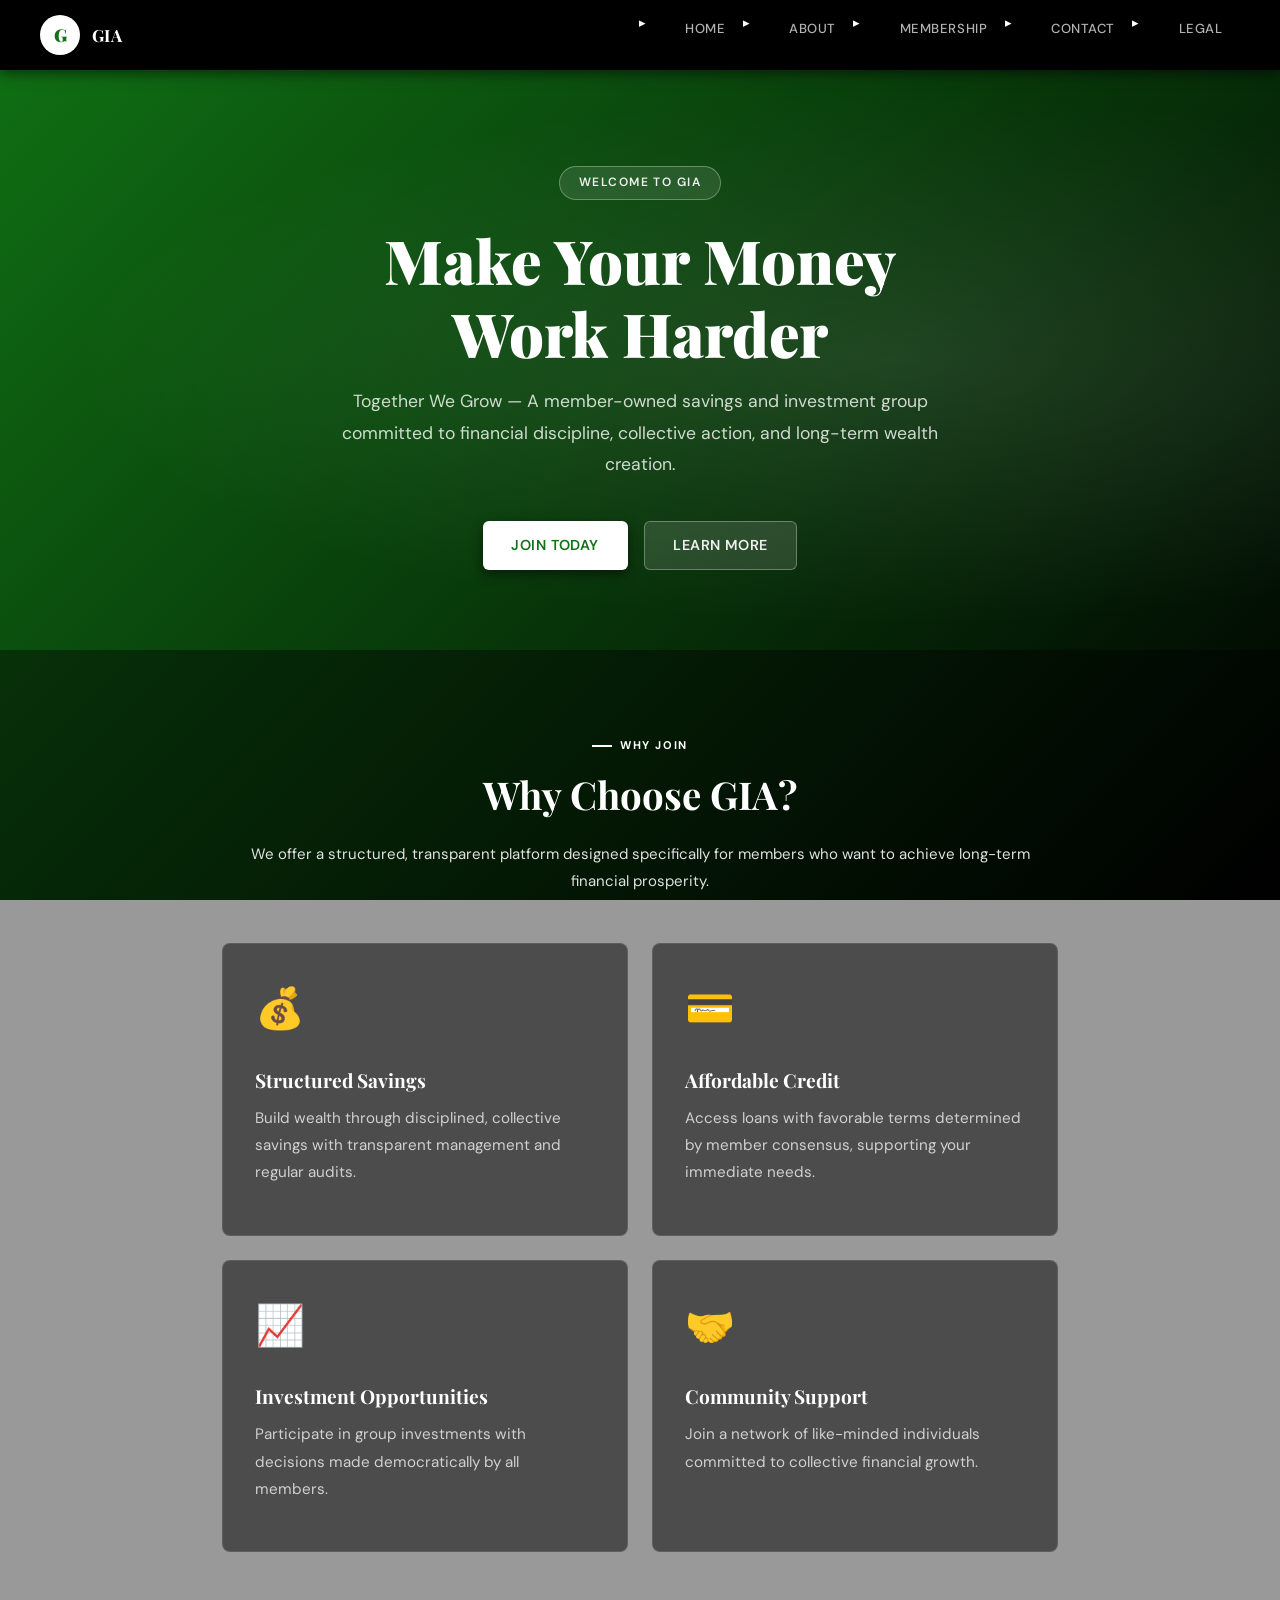
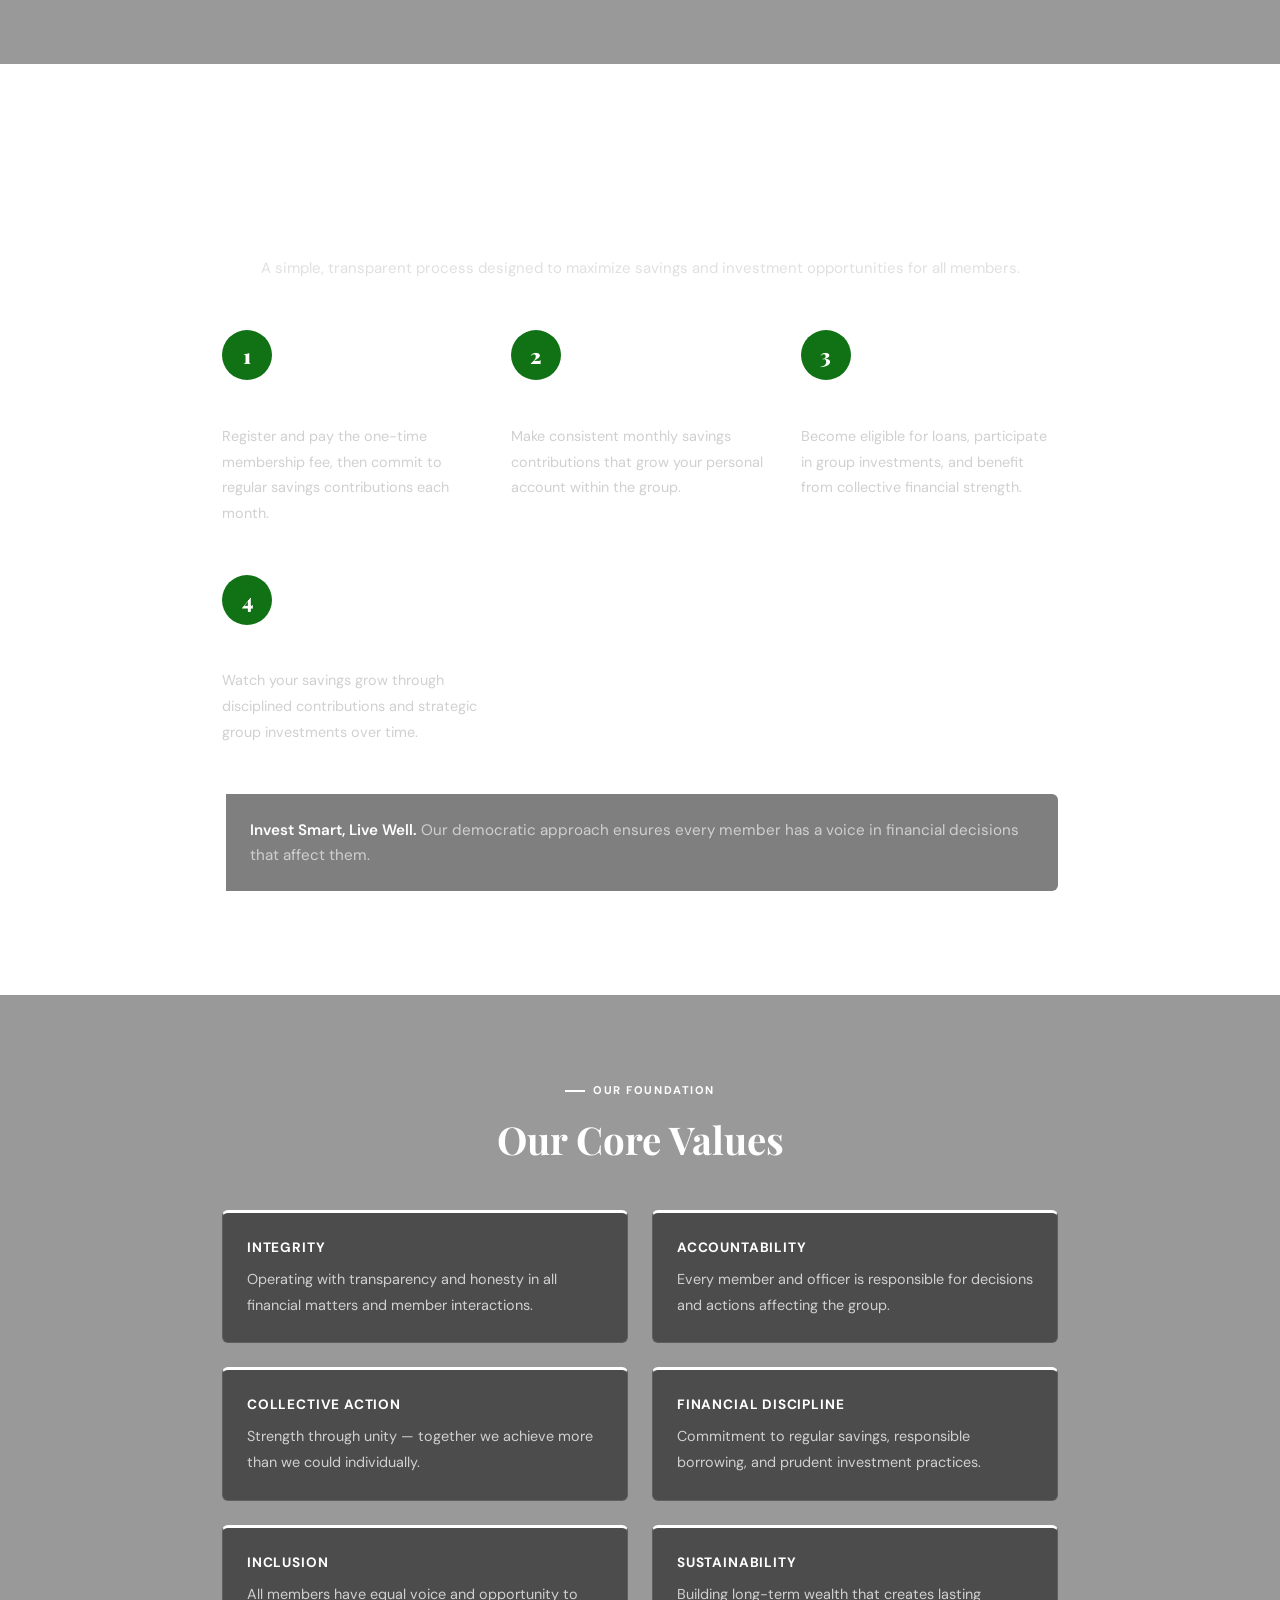
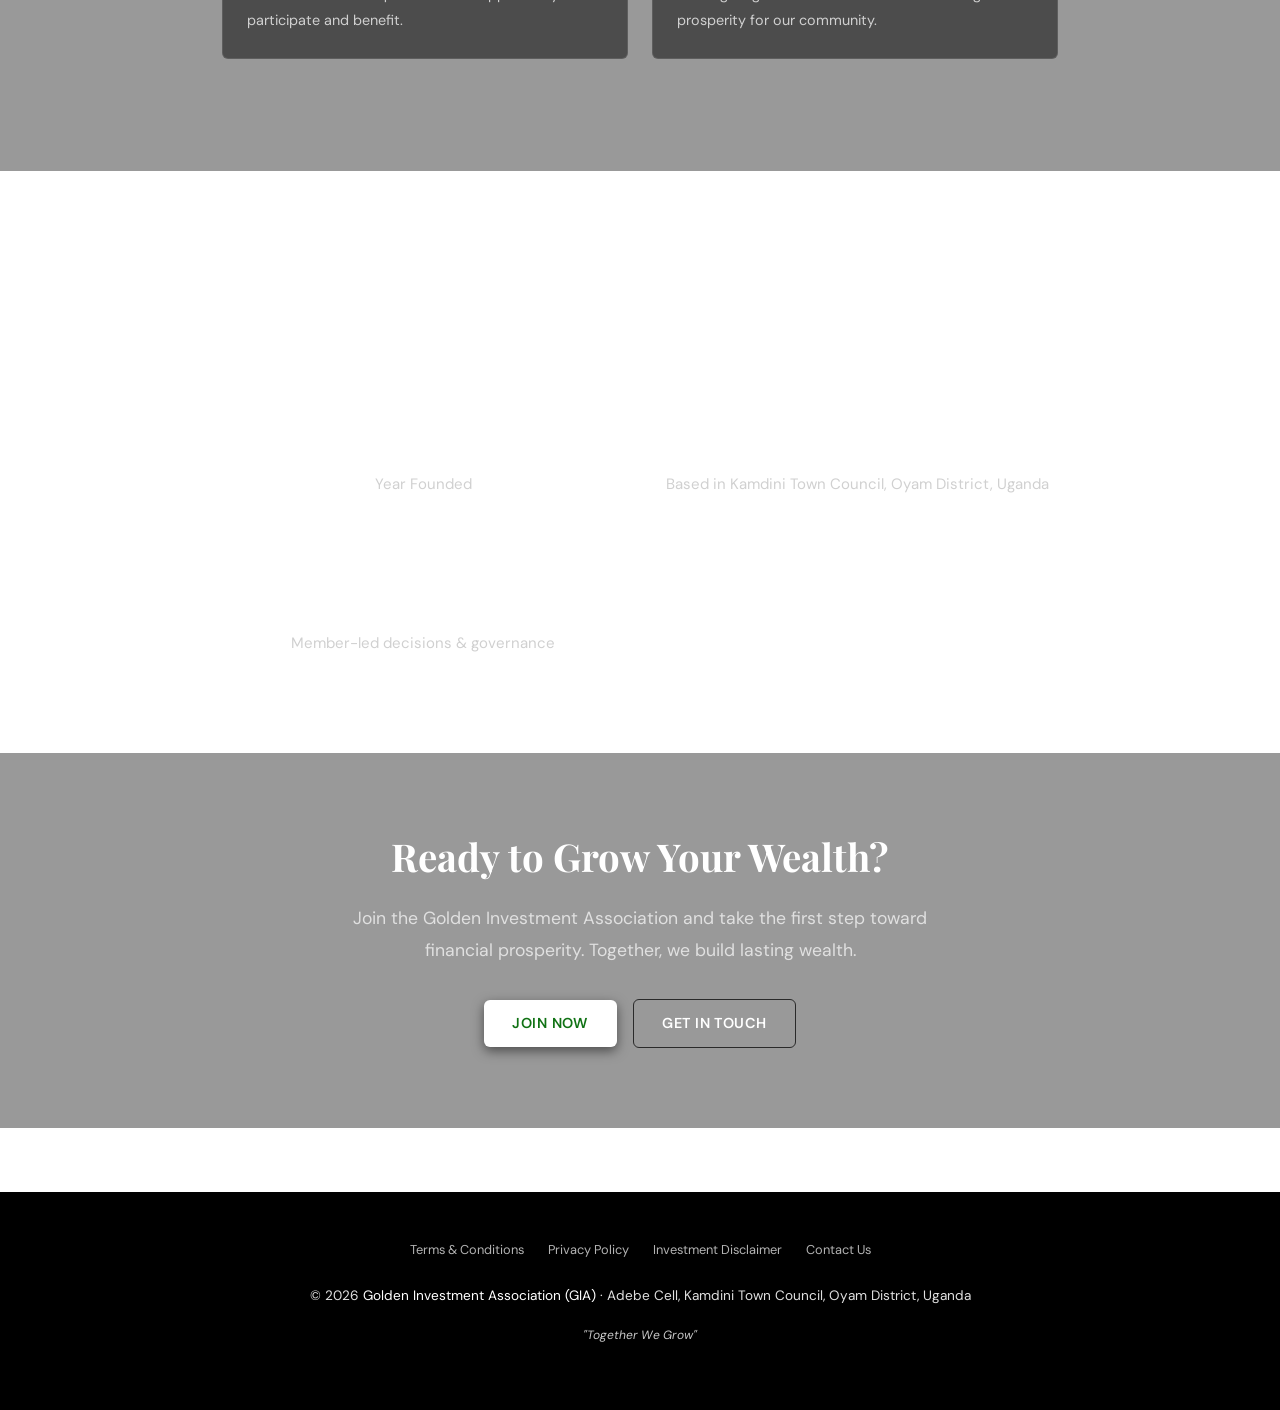
<file: index.html>
<!DOCTYPE html>
<html lang="en">
<head>
  <meta charset="UTF-8">
  <meta name="viewport" content="width=device-width, initial-scale=1.0">
  <meta name="description" content="Golden Investment Association - Empowering members through joint investment initiatives and financial literacy.">
  <title>GIA - Golden Investment Association</title>
  <link href="https://fonts.googleapis.com/css2?family=Playfair+Display:wght@400;700;900&family=DM+Sans:wght@300;400;500;600&display=swap" rel="stylesheet">
  <link rel="stylesheet" href="assets/css/style.css">
</head>
<body>

<!-- NAVIGATION -->
<nav>
  <div class="nav-container">
    <a class="nav-brand" href="index.html">
      <div class="nav-logo">G</div>
      <span>GIA</span>
    </a>
    <ul class="nav-links" id="navLinks">
      <li><a href="index.html" class="active">Home</a></li>
      <li><a href="pages/about.html">About</a></li>
      <li><a href="pages/membership.html">Membership</a></li>
      <li><a href="pages/contact.html">Contact</a></li>
      <li><a href="pages/legal.html">Legal</a></li>
    </ul>
    <button class="mobile-toggle" id="mobileToggle" aria-label="Toggle menu">☰</button>
  </div>
</nav>

<!-- HERO -->
<section class="hero">
  <div class="hero-content">
    <div class="hero-badge">Welcome to GIA</div>
    <h1>Make Your Money <em>Work Harder</em></h1>
    <p>Together We Grow — A member-owned savings and investment group committed to financial discipline, collective action, and long-term wealth creation.</p>
    <div class="hero-cta">
      <a href="pages/membership.html" class="btn btn-primary">Join Today</a>
      <a href="pages/about.html" class="btn btn-secondary">Learn More</a>
    </div>
  </div>
</section>

<!-- KEY BENEFITS -->
<section class="section-light">
  <div class="container">
    <div class="section-head text-center">
      <div class="section-tag">Why Join</div>
      <h2>Why Choose GIA?</h2>
      <p>We offer a structured, transparent platform designed specifically for members who want to achieve long-term financial prosperity.</p>
    </div>

    <div class="card-grid">
      <div class="card">
        <div class="card-icon">💰</div>
        <h3>Structured Savings</h3>
        <p>Build wealth through disciplined, collective savings with transparent management and regular audits.</p>
      </div>
      <div class="card">
        <div class="card-icon">💳</div>
        <h3>Affordable Credit</h3>
        <p>Access loans with favorable terms determined by member consensus, supporting your immediate needs.</p>
      </div>
      <div class="card">
        <div class="card-icon">📈</div>
        <h3>Investment Opportunities</h3>
        <p>Participate in group investments with decisions made democratically by all members.</p>
      </div>
      <div class="card">
        <div class="card-icon">🤝</div>
        <h3>Community Support</h3>
        <p>Join a network of like-minded individuals committed to collective financial growth.</p>
      </div>
    </div>
  </div>
</section>

<!-- HOW IT WORKS -->
<section>
  <div class="container">
    <div class="section-head text-center">
      <div class="section-tag">The Process</div>
      <h2>How GIA Works</h2>
      <p>A simple, transparent process designed to maximize savings and investment opportunities for all members.</p>
    </div>

    <div class="steps">
      <div class="step">
        <div class="step-num">1</div>
        <h4>Become a Member</h4>
        <p>Register and pay the one-time membership fee, then commit to regular savings contributions each month.</p>
      </div>
      <div class="step">
        <div class="step-num">2</div>
        <h4>Contribute Regularly</h4>
        <p>Make consistent monthly savings contributions that grow your personal account within the group.</p>
      </div>
      <div class="step">
        <div class="step-num">3</div>
        <h4>Access Benefits</h4>
        <p>Become eligible for loans, participate in group investments, and benefit from collective financial strength.</p>
      </div>
      <div class="step">
        <div class="step-num">4</div>
        <h4>Build Wealth</h4>
        <p>Watch your savings grow through disciplined contributions and strategic group investments over time.</p>
      </div>
    </div>

    <div class="callout">
      <strong>Invest Smart, Live Well.</strong> Our democratic approach ensures every member has a voice in financial decisions that affect them.
    </div>
  </div>
</section>

<!-- CORE VALUES -->
<section class="section-light">
  <div class="container">
    <div class="section-head text-center">
      <div class="section-tag">Our Foundation</div>
      <h2>Our Core Values</h2>
    </div>

    <div class="card-grid">
      <div class="value-card">
        <strong>Integrity</strong>
        <p>Operating with transparency and honesty in all financial matters and member interactions.</p>
      </div>
      <div class="value-card">
        <strong>Accountability</strong>
        <p>Every member and officer is responsible for decisions and actions affecting the group.</p>
      </div>
      <div class="value-card">
        <strong>Collective Action</strong>
        <p>Strength through unity — together we achieve more than we could individually.</p>
      </div>
      <div class="value-card">
        <strong>Financial Discipline</strong>
        <p>Commitment to regular savings, responsible borrowing, and prudent investment practices.</p>
      </div>
      <div class="value-card">
        <strong>Inclusion</strong>
        <p>All members have equal voice and opportunity to participate and benefit.</p>
      </div>
      <div class="value-card">
        <strong>Sustainability</strong>
        <p>Building long-term wealth that creates lasting prosperity for our community.</p>
      </div>
    </div>
  </div>
</section>

<!-- STATS SECTION -->
<section>
  <div class="container">
    <div class="section-head text-center">
      <div class="section-tag">Our Impact</div>
      <h2>Growing Together</h2>
    </div>

    <div class="grid-3">
      <div class="text-center">
        <h3 style="color: var(--gold); font-size: 2.5rem; margin-bottom: 0.5rem;">2025</h3>
        <p style="color: var(--text-light);">Year Founded</p>
      </div>
      <div class="text-center">
        <h3 style="color: var(--gold); font-size: 2.5rem; margin-bottom: 0.5rem;">Adebe Cell</h3>
        <p style="color: var(--text-light);">Based in Kamdini Town Council, Oyam District, Uganda</p>
      </div>
      <div class="text-center">
        <h3 style="color: var(--gold); font-size: 2.5rem; margin-bottom: 0.5rem;">Democratic</h3>
        <p style="color: var(--text-light);">Member-led decisions & governance</p>
      </div>
    </div>
  </div>
</section>

<!-- CTA SECTION -->
<section class="section-light">
  <div class="container text-center">
    <h2>Ready to Grow Your Wealth?</h2>
    <p style="font-size: 1.1rem; margin-bottom: 2rem; max-width: 600px; margin-left: auto; margin-right: auto;">
      Join the Golden Investment Association and take the first step toward financial prosperity. Together, we build lasting wealth.
    </p>
    <div class="flex-center gap-2" style="flex-wrap: wrap;">
      <a href="pages/membership.html" class="btn btn-primary">Join Now</a>
      <a href="pages/contact.html" class="btn btn-outline">Get in Touch</a>
    </div>
  </div>
</section>

<!-- FOOTER -->
<footer>
  <div class="footer-links">
    <a href="pages/legal.html">Terms & Conditions</a>
    <a href="pages/legal.html#privacy">Privacy Policy</a>
    <a href="pages/legal.html#disclaimer">Investment Disclaimer</a>
    <a href="pages/contact.html">Contact Us</a>
  </div>
  <p>© 2026 <span>Golden Investment Association (GIA)</span> · Adebe Cell, Kamdini Town Council, Oyam District, Uganda</p>
  <p style="margin-top: 0.5rem; font-size: 0.75rem; opacity: 0.9;"><em>"Together We Grow"</em></p>
</footer>

<script src="assets/js/main.js"></script>
</body>
</html>
</file>
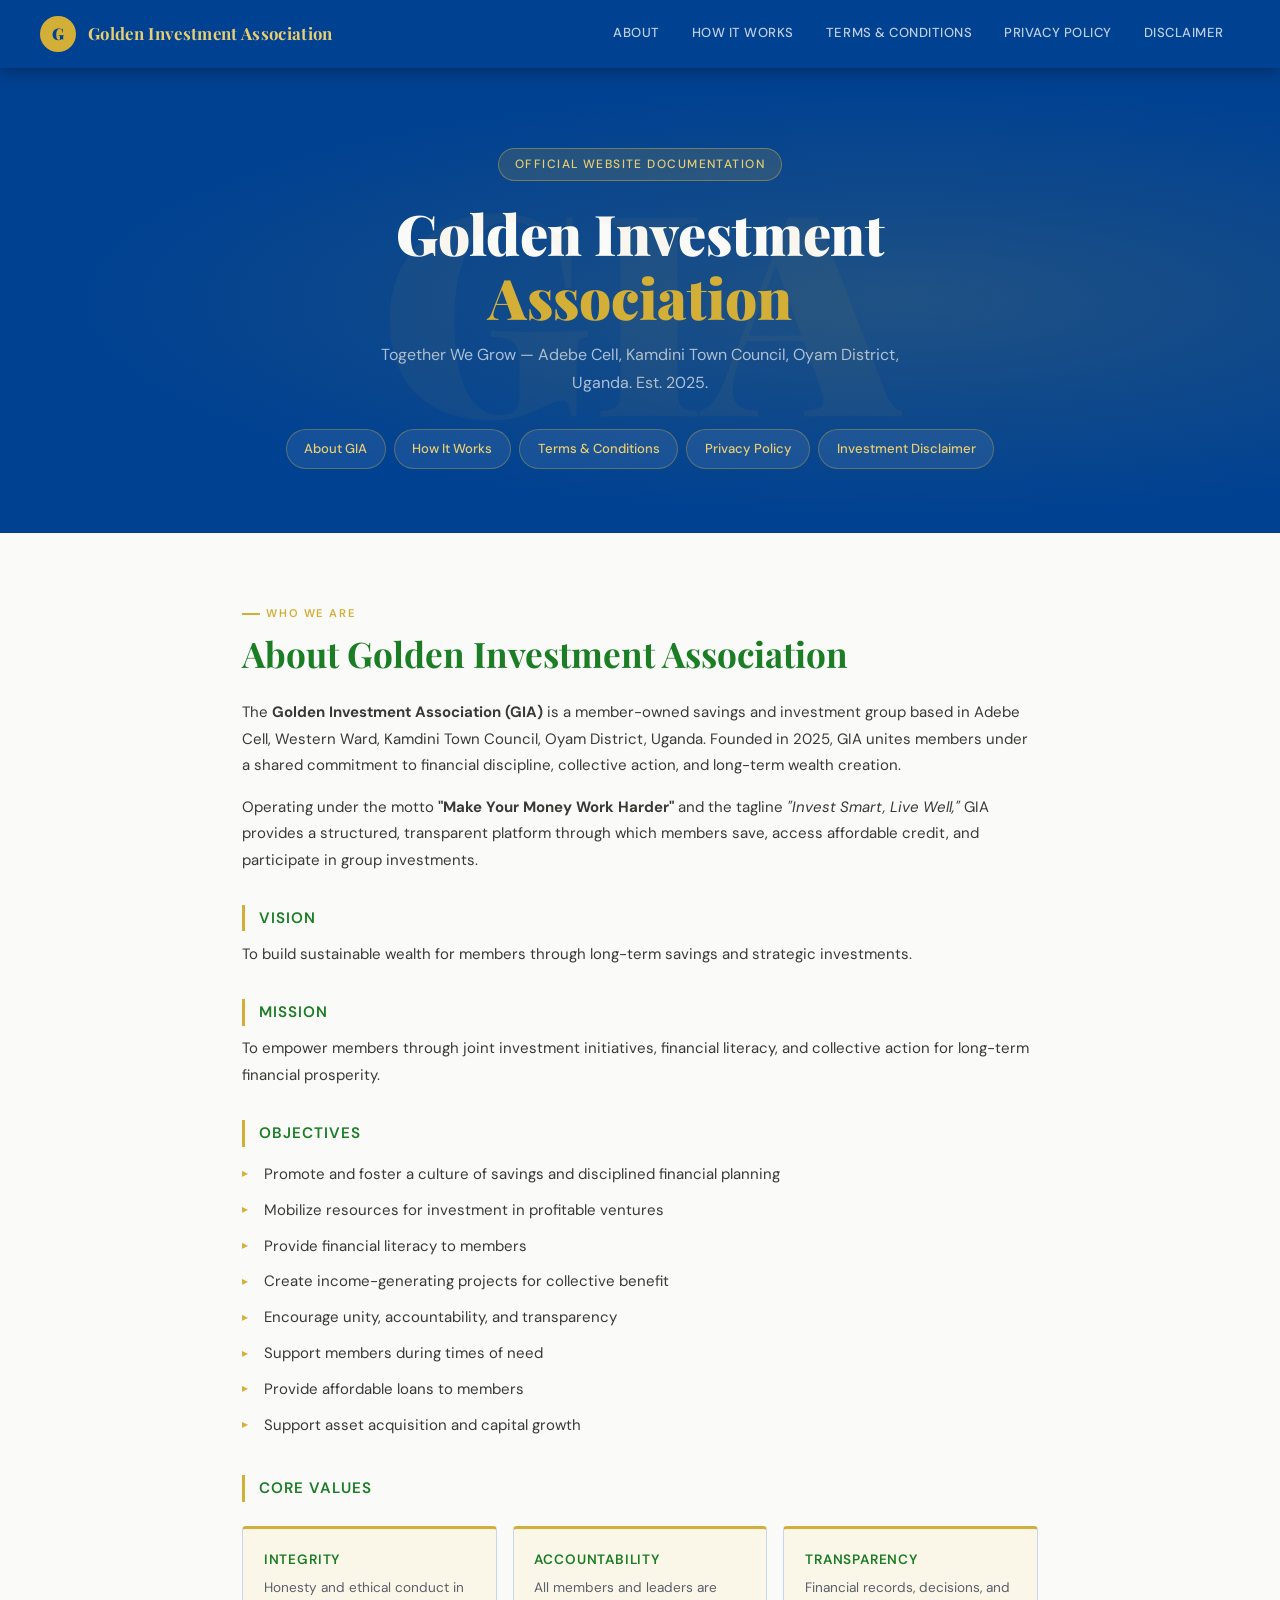
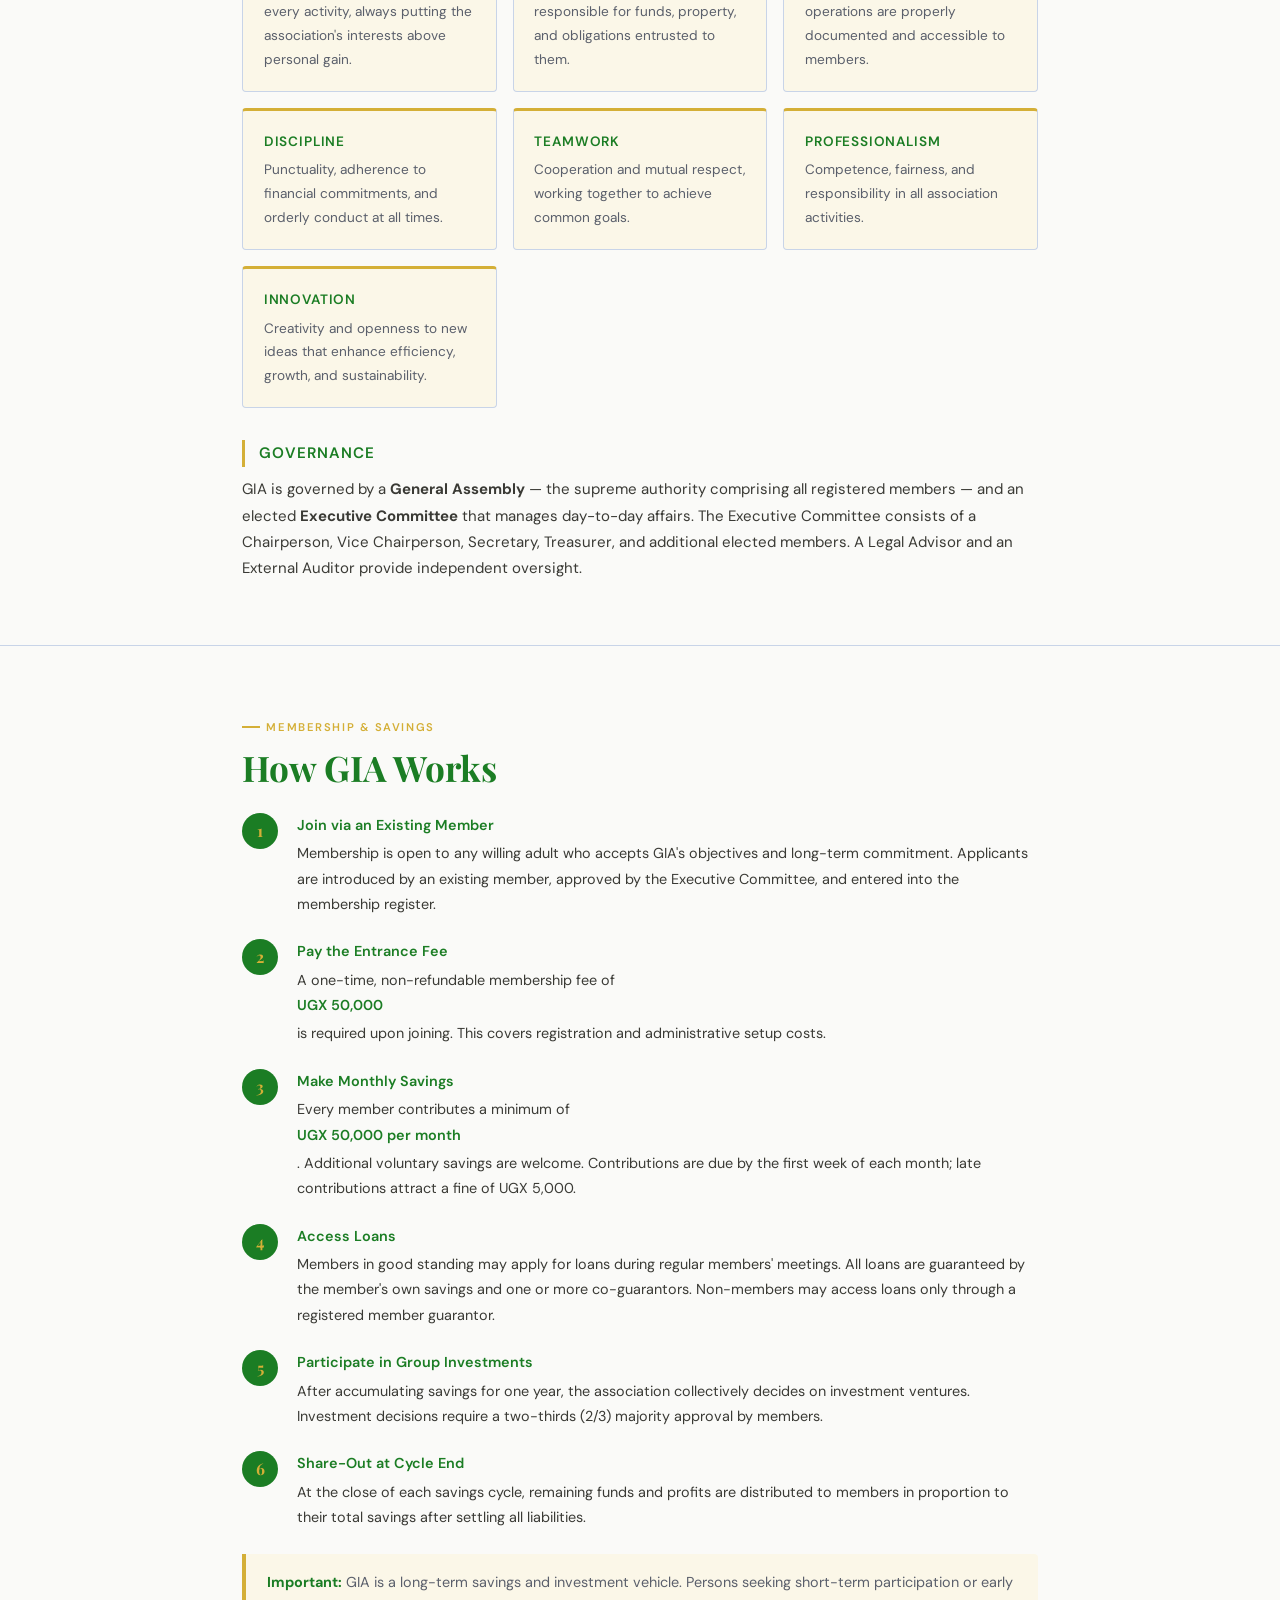
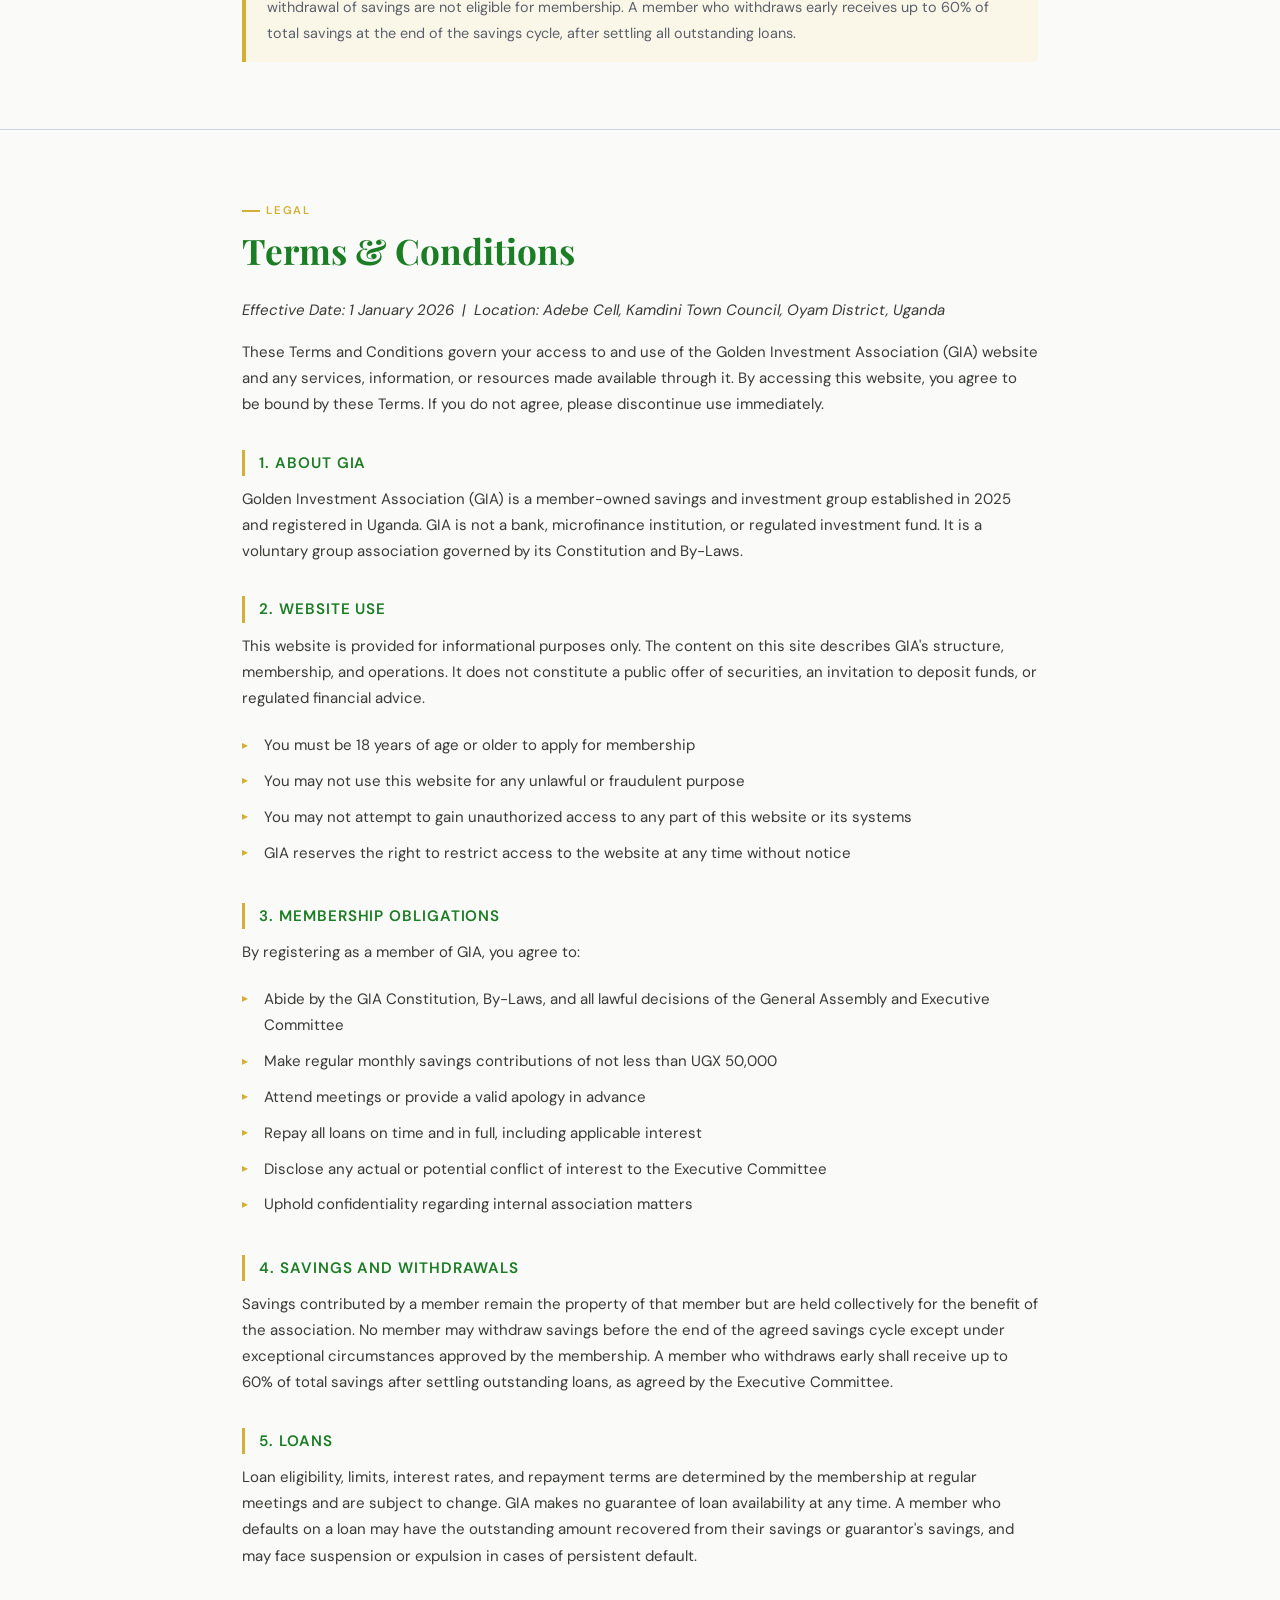
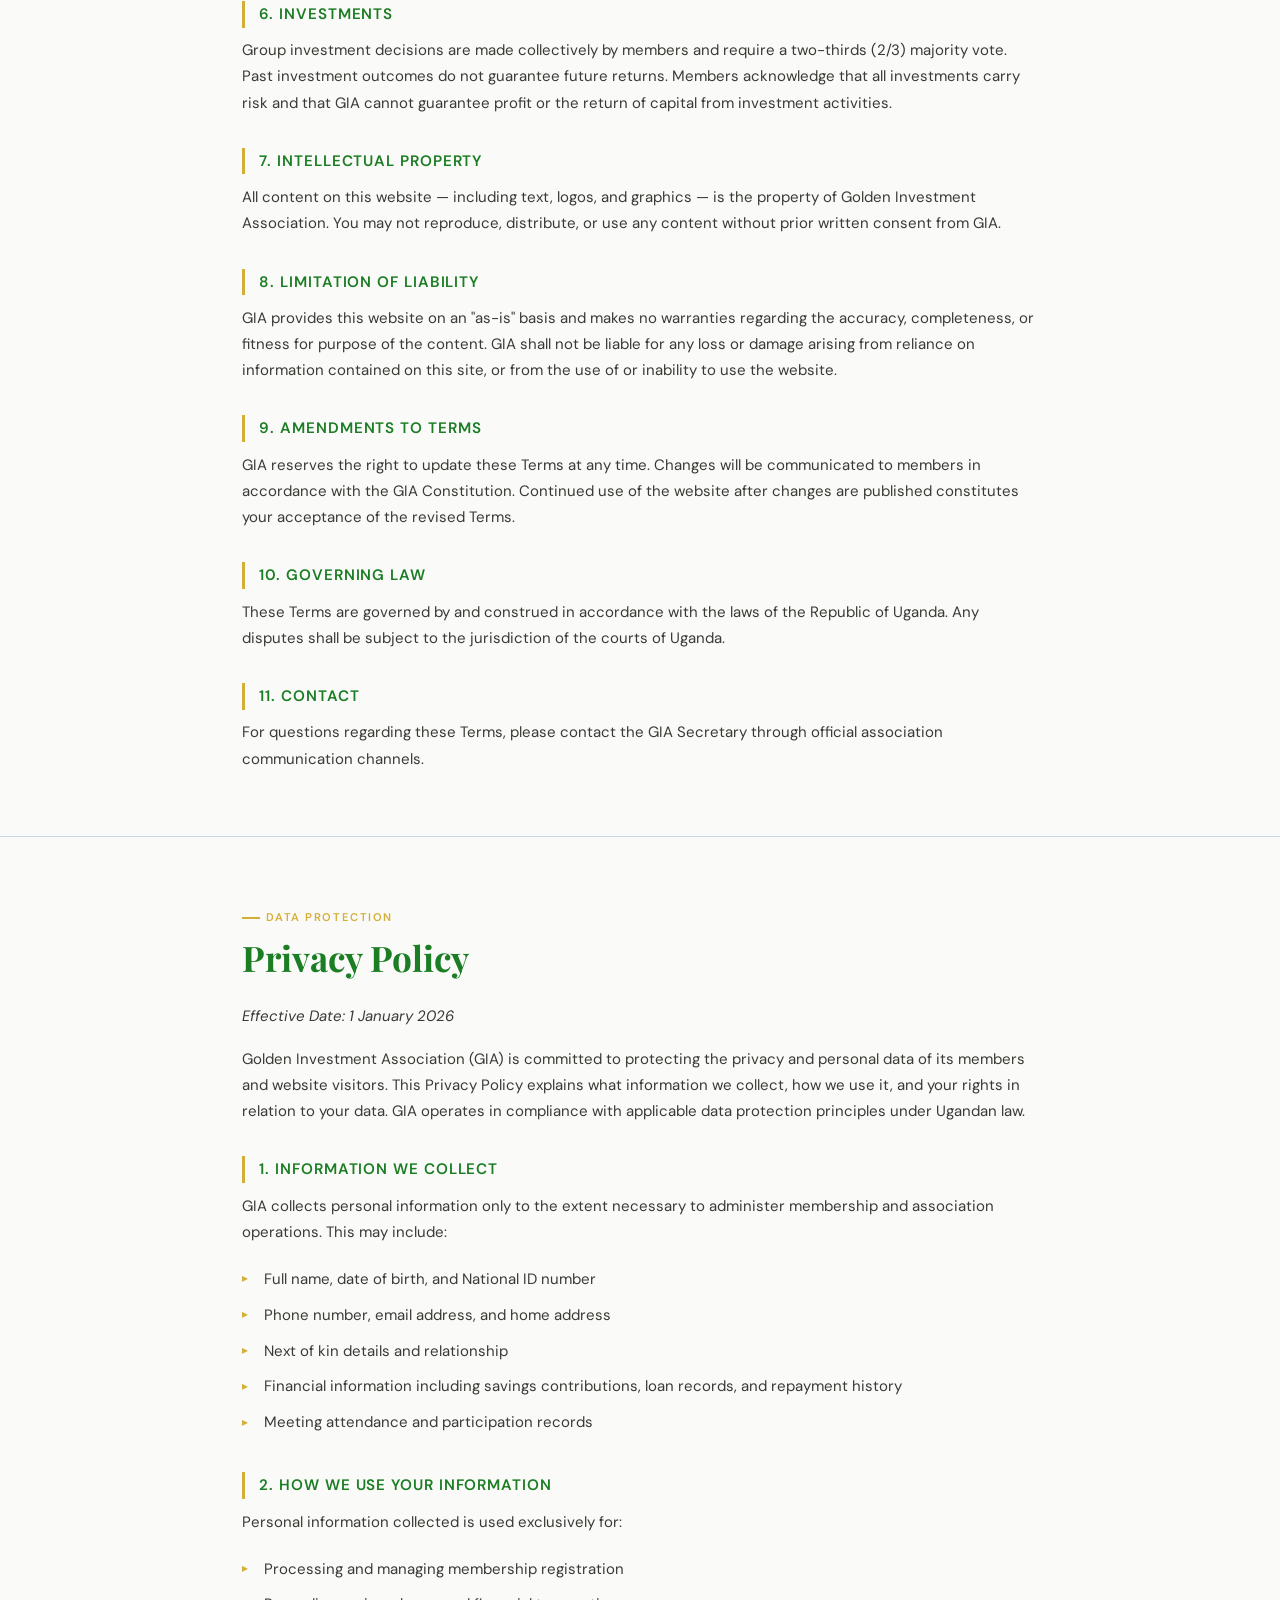
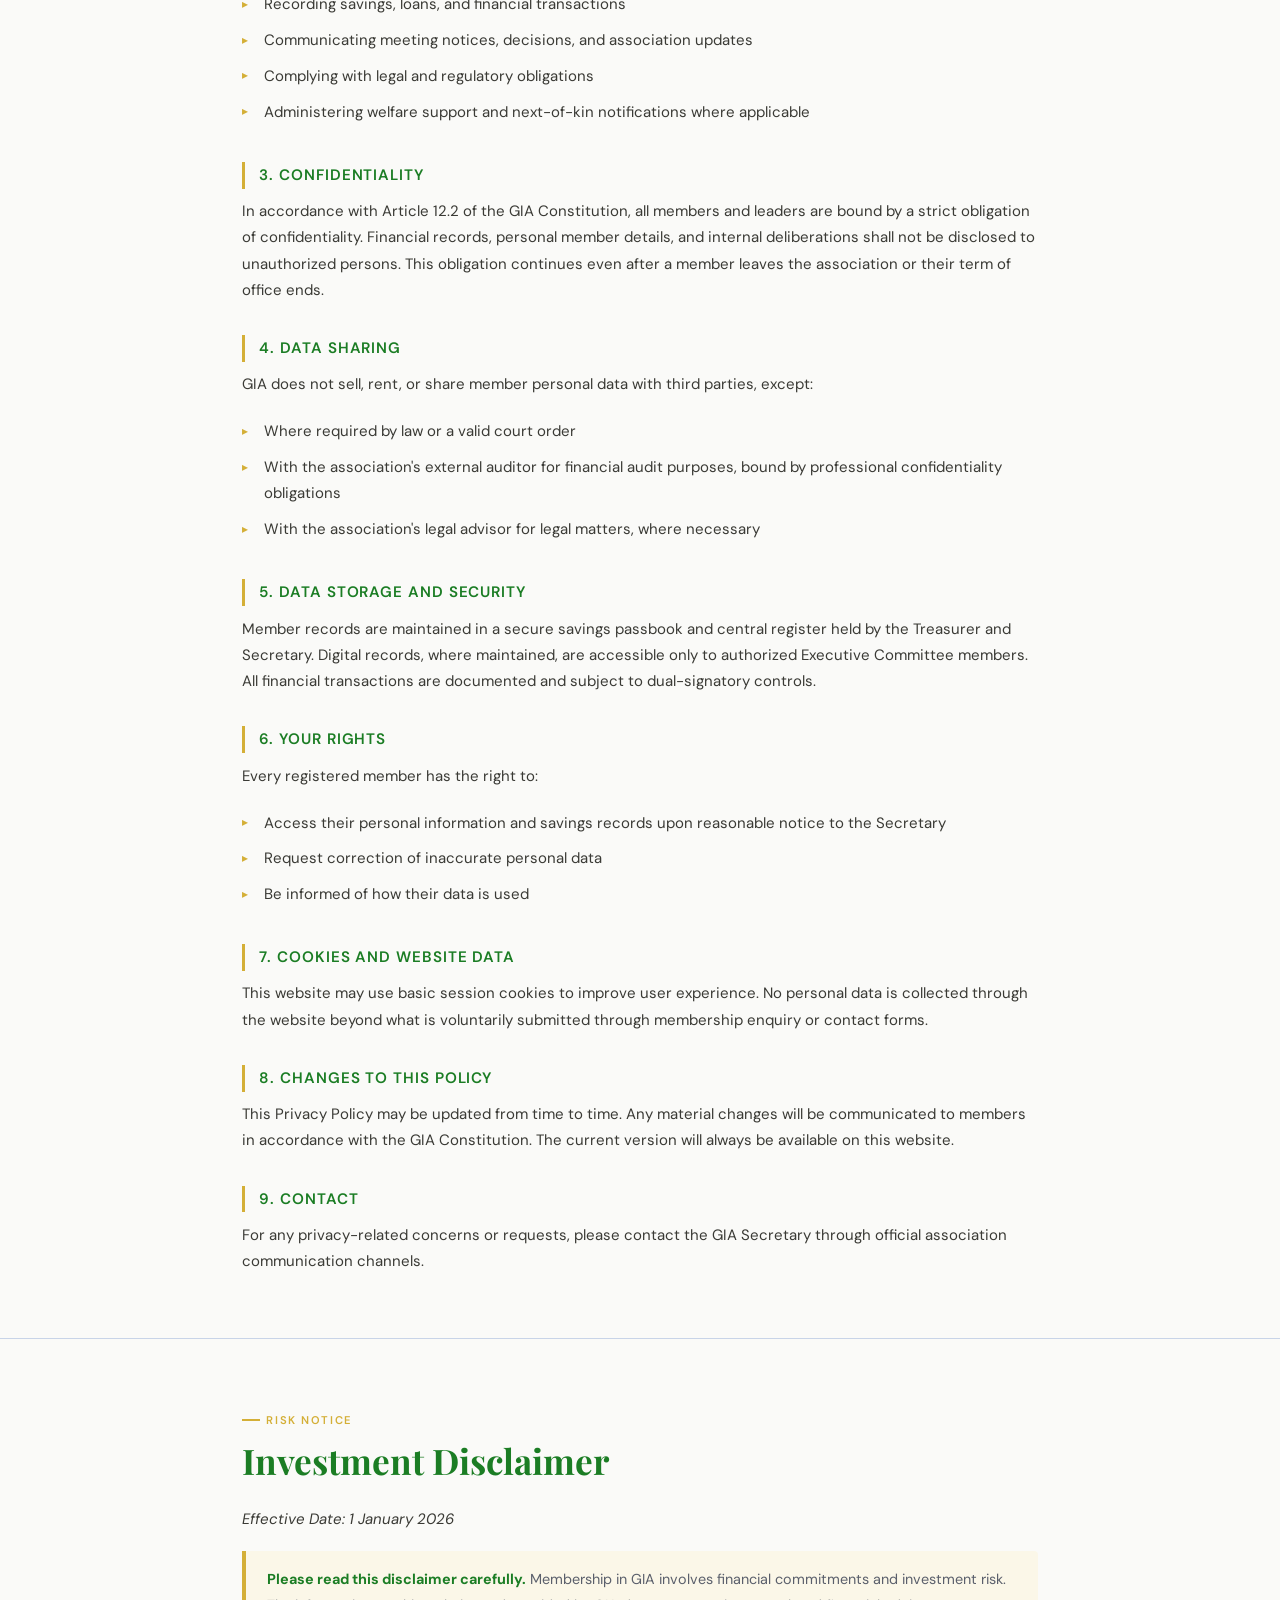
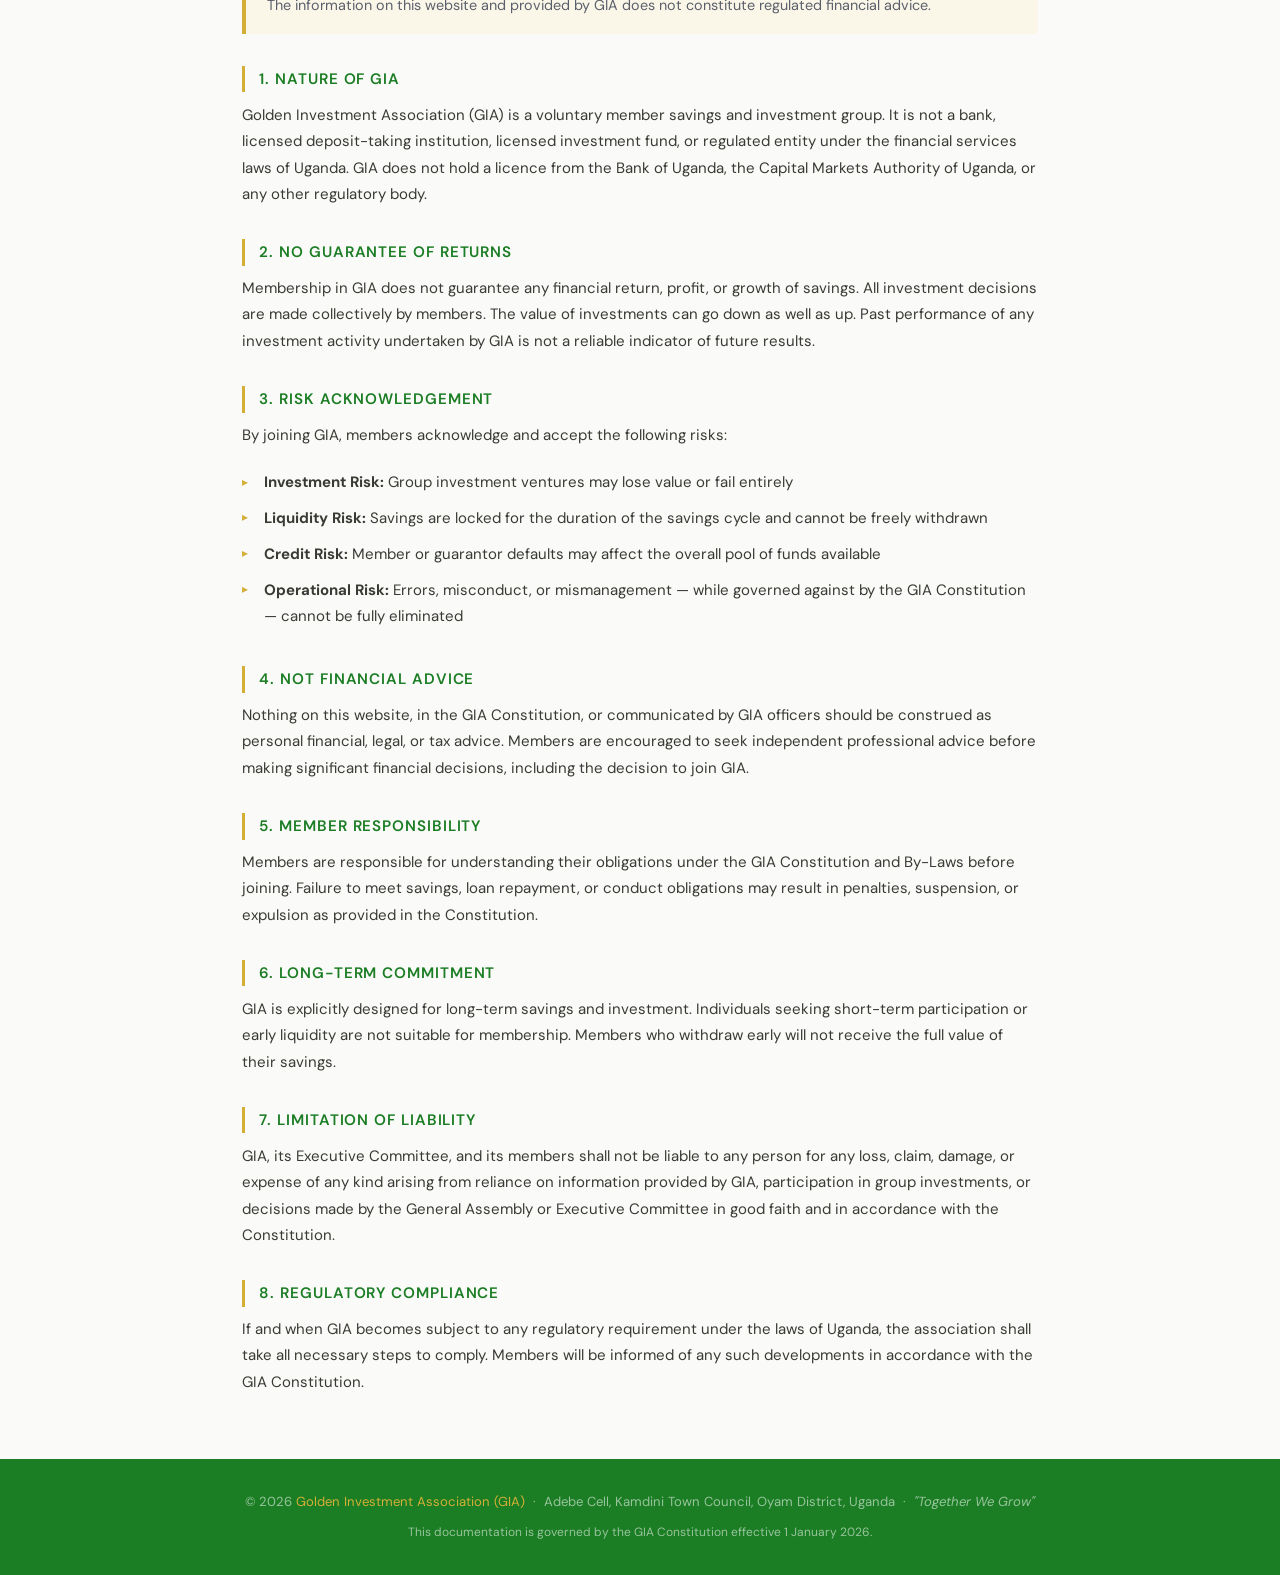
<file: GIA_Website_Documentation.html>
<!DOCTYPE html>
<html lang="en">
<head>
<meta charset="UTF-8">
<meta name="viewport" content="width=device-width, initial-scale=1.0">
<title>GIA – Website Documentation</title>
<link href="https://fonts.googleapis.com/css2?family=Playfair+Display:wght@400;700;900&family=DM+Sans:wght@300;400;500&display=swap" rel="stylesheet">
<style>
  :root {
    --gold: #D4AF37;
    --gold-light: #E8CE70;
    --gold-pale: #FBF7E8;
    --cobalt: #004191;
    --cobalt-dark: #002F6C;
    --cobalt-mid: #0057BD;
    --green: #1B7D24;
    --green-dark: #145C1B;
    --white: #FAFAF8;
    --off-white: #F4F6FA;
    --text: #1C1C1A;
    --muted: #5A5F6B;
    --border: #C8D4E8;
  }

  * { box-sizing: border-box; margin: 0; padding: 0; }

  body {
    font-family: 'DM Sans', sans-serif;
    background: var(--white);
    color: var(--text);
    font-size: 15px;
    line-height: 1.75;
  }

  /* ── NAV ── */
  nav {
    background: var(--cobalt);
    padding: 0 2.5rem;
    display: flex;
    align-items: center;
    justify-content: space-between;
    position: sticky;
    top: 0;
    z-index: 100;
    box-shadow: 0 2px 16px rgba(0,0,0,.35);
  }

  .nav-brand {
    display: flex;
    align-items: center;
    gap: 0.75rem;
    padding: 1rem 0;
    text-decoration: none;
  }

  .nav-logo {
    width: 36px; height: 36px;
    background: var(--gold);
    border-radius: 50%;
    display: flex; align-items: center; justify-content: center;
    font-family: 'Playfair Display', serif;
    font-weight: 900;
    font-size: 1rem;
    color: var(--cobalt);
    flex-shrink: 0;
  }

  .nav-brand span {
    font-family: 'Playfair Display', serif;
    font-weight: 700;
    font-size: 1.05rem;
    color: var(--gold-light);
    letter-spacing: .02em;
  }

  .nav-links {
    display: flex;
    gap: 0;
    list-style: none;
  }

  .nav-links a {
    display: block;
    padding: .65rem 1rem;
    color: rgba(255,255,255,.75);
    text-decoration: none;
    font-size: .82rem;
    font-weight: 500;
    letter-spacing: .04em;
    text-transform: uppercase;
    transition: color .2s;
    border-bottom: 2px solid transparent;
  }

  .nav-links a:hover { color: var(--gold-light); border-bottom-color: var(--gold); }

  /* ── HERO ── */
  .hero {
    background: var(--cobalt);
    background-image: radial-gradient(ellipse at 70% 50%, rgba(212,175,55,.15) 0%, transparent 65%);
    padding: 5rem 2.5rem 4rem;
    text-align: center;
    position: relative;
    overflow: hidden;
  }

  .hero::before {
    content: 'GIA';
    position: absolute;
    font-family: 'Playfair Display', serif;
    font-size: 22vw;
    font-weight: 900;
    color: rgba(212,175,55,.05);
    top: 50%; left: 50%;
    transform: translate(-50%, -50%);
    pointer-events: none;
    white-space: nowrap;
  }

  .hero-badge {
    display: inline-block;
    background: rgba(212,175,55,.15);
    border: 1px solid rgba(212,175,55,.45);
    color: var(--gold-light);
    font-size: .75rem;
    font-weight: 500;
    letter-spacing: .12em;
    text-transform: uppercase;
    padding: .3rem 1rem;
    border-radius: 100px;
    margin-bottom: 1.25rem;
  }

  .hero h1 {
    font-family: 'Playfair Display', serif;
    font-size: clamp(2rem, 5vw, 3.5rem);
    font-weight: 900;
    color: var(--white);
    line-height: 1.15;
    margin-bottom: .75rem;
  }

  .hero h1 em {
    font-style: normal;
    color: var(--gold);
  }

  .hero p {
    color: rgba(255,255,255,.65);
    font-size: 1rem;
    max-width: 520px;
    margin: 0 auto 2rem;
  }

  .toc-pills {
    display: flex;
    flex-wrap: wrap;
    gap: .5rem;
    justify-content: center;
    position: relative;
  }

  .toc-pills a {
    background: rgba(255,255,255,.08);
    border: 1px solid rgba(212,175,55,.35);
    color: var(--gold-light);
    padding: .45rem 1.1rem;
    border-radius: 100px;
    text-decoration: none;
    font-size: .82rem;
    font-weight: 500;
    transition: background .2s, border-color .2s;
  }

  .toc-pills a:hover {
    background: rgba(212,175,55,.18);
    border-color: var(--gold);
  }

  /* ── LAYOUT ── */
  .container {
    max-width: 860px;
    margin: 0 auto;
    padding: 0 2rem;
  }

  /* ── SECTION ── */
  .doc-section {
    padding: 4rem 0 3rem;
    border-bottom: 1px solid var(--border);
  }

  .doc-section:last-of-type { border-bottom: none; }

  .section-tag {
    display: inline-flex;
    align-items: center;
    gap: .4rem;
    font-size: .7rem;
    font-weight: 600;
    letter-spacing: .14em;
    text-transform: uppercase;
    color: var(--gold);
    margin-bottom: .6rem;
  }

  .section-tag::before {
    content: '';
    display: block;
    width: 18px; height: 2px;
    background: var(--gold);
  }

  .doc-section h2 {
    font-family: 'Playfair Display', serif;
    font-size: clamp(1.6rem, 3vw, 2.2rem);
    font-weight: 700;
    color: var(--green);
    line-height: 1.2;
    margin-bottom: 1.5rem;
  }

  .doc-section h3 {
    font-size: .95rem;
    font-weight: 600;
    color: var(--green);
    text-transform: uppercase;
    letter-spacing: .06em;
    margin: 2rem 0 .6rem;
    padding-left: .9rem;
    border-left: 3px solid var(--gold);
  }

  .doc-section p {
    color: #3A3A35;
    margin-bottom: 1rem;
  }

  .doc-section ul {
    list-style: none;
    margin: .5rem 0 1.2rem;
    padding: 0;
  }

  .doc-section ul li {
    padding: .3rem 0 .3rem 1.4rem;
    position: relative;
    color: #3A3A35;
  }

  .doc-section ul li::before {
    content: '▸';
    position: absolute;
    left: 0;
    color: var(--gold);
    font-size: .75rem;
    top: .45rem;
  }

  /* ── CARDS (About) ── */
  .value-grid {
    display: grid;
    grid-template-columns: repeat(auto-fill, minmax(230px, 1fr));
    gap: 1rem;
    margin: 1.5rem 0;
  }

  .value-card {
    background: var(--gold-pale);
    border: 1px solid var(--border);
    border-top: 3px solid var(--gold);
    padding: 1.2rem 1.3rem;
    border-radius: 4px;
  }

  .value-card strong {
    display: block;
    font-size: .85rem;
    font-weight: 600;
    color: var(--green);
    text-transform: uppercase;
    letter-spacing: .06em;
    margin-bottom: .3rem;
  }

  .value-card p {
    font-size: .85rem;
    color: var(--muted);
    margin: 0;
  }

  /* ── HOW IT WORKS ── */
  .steps {
    counter-reset: steps;
    margin: 1.5rem 0;
  }

  .step {
    display: flex;
    gap: 1.2rem;
    margin-bottom: 1.4rem;
    align-items: flex-start;
  }

  .step-num {
    flex-shrink: 0;
    width: 36px; height: 36px;
    border-radius: 50%;
    background: var(--green);
    color: var(--gold);
    font-family: 'Playfair Display', serif;
    font-weight: 700;
    font-size: 1rem;
    display: flex; align-items: center; justify-content: center;
  }

  .step-body strong {
    display: block;
    font-size: .9rem;
    font-weight: 600;
    color: var(--green);
    margin-bottom: .2rem;
  }

  .step-body p { font-size: .9rem; margin: 0; }

  /* ── CALLOUT ── */
  .callout {
    background: var(--gold-pale);
    border-left: 4px solid var(--gold);
    padding: 1rem 1.3rem;
    border-radius: 0 4px 4px 0;
    margin: 1.2rem 0;
    font-size: .9rem;
    color: var(--muted);
  }

  .callout strong { color: var(--green); }

  /* ── FOOTER ── */
  footer {
    background: var(--green);
    color: rgba(255,255,255,.55);
    text-align: center;
    padding: 2rem;
    font-size: .82rem;
  }

  footer span { color: var(--gold); }

  @media (max-width: 600px) {
    nav { padding: 0 1rem; }
    .nav-links { display: none; }
    .hero { padding: 3.5rem 1.2rem 3rem; }
    .container { padding: 0 1.2rem; }
  }
</style>
</head>
<body>

<!-- NAV -->
<nav>
  <a class="nav-brand" href="#">
    <div class="nav-logo">G</div>
    <span>Golden Investment Association</span>
  </a>
  <ul class="nav-links">
    <li><a href="#about">About</a></li>
    <li><a href="#how-it-works">How It Works</a></li>
    <li><a href="#terms">Terms &amp; Conditions</a></li>
    <li><a href="#privacy">Privacy Policy</a></li>
    <li><a href="#disclaimer">Disclaimer</a></li>
  </ul>
</nav>

<!-- HERO -->
<section class="hero">
  <div class="hero-badge">Official Website Documentation</div>
  <h1>Golden Investment<br><em>Association</em></h1>
  <p>Together We Grow — Adebe Cell, Kamdini Town Council, Oyam District, Uganda. Est. 2025.</p>
  <div class="toc-pills">
    <a href="#about">About GIA</a>
    <a href="#how-it-works">How It Works</a>
    <a href="#terms">Terms &amp; Conditions</a>
    <a href="#privacy">Privacy Policy</a>
    <a href="#disclaimer">Investment Disclaimer</a>
  </div>
</section>

<!-- ══════════════════════════════════════
     ABOUT
═══════════════════════════════════════ -->
<section id="about" class="doc-section">
  <div class="container">
    <div class="section-tag">Who We Are</div>
    <h2>About Golden Investment Association</h2>

    <p>The <strong>Golden Investment Association (GIA)</strong> is a member-owned savings and investment group based in Adebe Cell, Western Ward, Kamdini Town Council, Oyam District, Uganda. Founded in 2025, GIA unites members under a shared commitment to financial discipline, collective action, and long-term wealth creation.</p>

    <p>Operating under the motto <strong>"Make Your Money Work Harder"</strong> and the tagline <em>"Invest Smart, Live Well,"</em> GIA provides a structured, transparent platform through which members save, access affordable credit, and participate in group investments.</p>

    <h3>Vision</h3>
    <p>To build sustainable wealth for members through long-term savings and strategic investments.</p>

    <h3>Mission</h3>
    <p>To empower members through joint investment initiatives, financial literacy, and collective action for long-term financial prosperity.</p>

    <h3>Objectives</h3>
    <ul>
      <li>Promote and foster a culture of savings and disciplined financial planning</li>
      <li>Mobilize resources for investment in profitable ventures</li>
      <li>Provide financial literacy to members</li>
      <li>Create income-generating projects for collective benefit</li>
      <li>Encourage unity, accountability, and transparency</li>
      <li>Support members during times of need</li>
      <li>Provide affordable loans to members</li>
      <li>Support asset acquisition and capital growth</li>
    </ul>

    <h3>Core Values</h3>
    <div class="value-grid">
      <div class="value-card"><strong>Integrity</strong><p>Honesty and ethical conduct in every activity, always putting the association's interests above personal gain.</p></div>
      <div class="value-card"><strong>Accountability</strong><p>All members and leaders are responsible for funds, property, and obligations entrusted to them.</p></div>
      <div class="value-card"><strong>Transparency</strong><p>Financial records, decisions, and operations are properly documented and accessible to members.</p></div>
      <div class="value-card"><strong>Discipline</strong><p>Punctuality, adherence to financial commitments, and orderly conduct at all times.</p></div>
      <div class="value-card"><strong>Teamwork</strong><p>Cooperation and mutual respect, working together to achieve common goals.</p></div>
      <div class="value-card"><strong>Professionalism</strong><p>Competence, fairness, and responsibility in all association activities.</p></div>
      <div class="value-card"><strong>Innovation</strong><p>Creativity and openness to new ideas that enhance efficiency, growth, and sustainability.</p></div>
    </div>

    <h3>Governance</h3>
    <p>GIA is governed by a <strong>General Assembly</strong> — the supreme authority comprising all registered members — and an elected <strong>Executive Committee</strong> that manages day-to-day affairs. The Executive Committee consists of a Chairperson, Vice Chairperson, Secretary, Treasurer, and additional elected members. A Legal Advisor and an External Auditor provide independent oversight.</p>
  </div>
</section>

<!-- ══════════════════════════════════════
     HOW IT WORKS
═══════════════════════════════════════ -->
<section id="how-it-works" class="doc-section">
  <div class="container">
    <div class="section-tag">Membership &amp; Savings</div>
    <h2>How GIA Works</h2>

    <div class="steps">
      <div class="step">
        <div class="step-num">1</div>
        <div class="step-body">
          <strong>Join via an Existing Member</strong>
          <p>Membership is open to any willing adult who accepts GIA's objectives and long-term commitment. Applicants are introduced by an existing member, approved by the Executive Committee, and entered into the membership register.</p>
        </div>
      </div>
      <div class="step">
        <div class="step-num">2</div>
        <div class="step-body">
          <strong>Pay the Entrance Fee</strong>
          <p>A one-time, non-refundable membership fee of <strong>UGX 50,000</strong> is required upon joining. This covers registration and administrative setup costs.</p>
        </div>
      </div>
      <div class="step">
        <div class="step-num">3</div>
        <div class="step-body">
          <strong>Make Monthly Savings</strong>
          <p>Every member contributes a minimum of <strong>UGX 50,000 per month</strong>. Additional voluntary savings are welcome. Contributions are due by the first week of each month; late contributions attract a fine of UGX 5,000.</p>
        </div>
      </div>
      <div class="step">
        <div class="step-num">4</div>
        <div class="step-body">
          <strong>Access Loans</strong>
          <p>Members in good standing may apply for loans during regular members' meetings. All loans are guaranteed by the member's own savings and one or more co-guarantors. Non-members may access loans only through a registered member guarantor.</p>
        </div>
      </div>
      <div class="step">
        <div class="step-num">5</div>
        <div class="step-body">
          <strong>Participate in Group Investments</strong>
          <p>After accumulating savings for one year, the association collectively decides on investment ventures. Investment decisions require a two-thirds (2/3) majority approval by members.</p>
        </div>
      </div>
      <div class="step">
        <div class="step-num">6</div>
        <div class="step-body">
          <strong>Share-Out at Cycle End</strong>
          <p>At the close of each savings cycle, remaining funds and profits are distributed to members in proportion to their total savings after settling all liabilities.</p>
        </div>
      </div>
    </div>

    <div class="callout">
      <strong>Important:</strong> GIA is a long-term savings and investment vehicle. Persons seeking short-term participation or early withdrawal of savings are not eligible for membership. A member who withdraws early receives up to 60% of total savings at the end of the savings cycle, after settling all outstanding loans.
    </div>
  </div>
</section>

<!-- ══════════════════════════════════════
     TERMS & CONDITIONS
═══════════════════════════════════════ -->
<section id="terms" class="doc-section">
  <div class="container">
    <div class="section-tag">Legal</div>
    <h2>Terms &amp; Conditions</h2>
    <p><em>Effective Date: 1 January 2026 &nbsp;|&nbsp; Location: Adebe Cell, Kamdini Town Council, Oyam District, Uganda</em></p>

    <p>These Terms and Conditions govern your access to and use of the Golden Investment Association (GIA) website and any services, information, or resources made available through it. By accessing this website, you agree to be bound by these Terms. If you do not agree, please discontinue use immediately.</p>

    <h3>1. About GIA</h3>
    <p>Golden Investment Association (GIA) is a member-owned savings and investment group established in 2025 and registered in Uganda. GIA is not a bank, microfinance institution, or regulated investment fund. It is a voluntary group association governed by its Constitution and By-Laws.</p>

    <h3>2. Website Use</h3>
    <p>This website is provided for informational purposes only. The content on this site describes GIA's structure, membership, and operations. It does not constitute a public offer of securities, an invitation to deposit funds, or regulated financial advice.</p>
    <ul>
      <li>You must be 18 years of age or older to apply for membership</li>
      <li>You may not use this website for any unlawful or fraudulent purpose</li>
      <li>You may not attempt to gain unauthorized access to any part of this website or its systems</li>
      <li>GIA reserves the right to restrict access to the website at any time without notice</li>
    </ul>

    <h3>3. Membership Obligations</h3>
    <p>By registering as a member of GIA, you agree to:</p>
    <ul>
      <li>Abide by the GIA Constitution, By-Laws, and all lawful decisions of the General Assembly and Executive Committee</li>
      <li>Make regular monthly savings contributions of not less than UGX 50,000</li>
      <li>Attend meetings or provide a valid apology in advance</li>
      <li>Repay all loans on time and in full, including applicable interest</li>
      <li>Disclose any actual or potential conflict of interest to the Executive Committee</li>
      <li>Uphold confidentiality regarding internal association matters</li>
    </ul>

    <h3>4. Savings and Withdrawals</h3>
    <p>Savings contributed by a member remain the property of that member but are held collectively for the benefit of the association. No member may withdraw savings before the end of the agreed savings cycle except under exceptional circumstances approved by the membership. A member who withdraws early shall receive up to 60% of total savings after settling outstanding loans, as agreed by the Executive Committee.</p>

    <h3>5. Loans</h3>
    <p>Loan eligibility, limits, interest rates, and repayment terms are determined by the membership at regular meetings and are subject to change. GIA makes no guarantee of loan availability at any time. A member who defaults on a loan may have the outstanding amount recovered from their savings or guarantor's savings, and may face suspension or expulsion in cases of persistent default.</p>

    <h3>6. Investments</h3>
    <p>Group investment decisions are made collectively by members and require a two-thirds (2/3) majority vote. Past investment outcomes do not guarantee future returns. Members acknowledge that all investments carry risk and that GIA cannot guarantee profit or the return of capital from investment activities.</p>

    <h3>7. Intellectual Property</h3>
    <p>All content on this website — including text, logos, and graphics — is the property of Golden Investment Association. You may not reproduce, distribute, or use any content without prior written consent from GIA.</p>

    <h3>8. Limitation of Liability</h3>
    <p>GIA provides this website on an "as-is" basis and makes no warranties regarding the accuracy, completeness, or fitness for purpose of the content. GIA shall not be liable for any loss or damage arising from reliance on information contained on this site, or from the use of or inability to use the website.</p>

    <h3>9. Amendments to Terms</h3>
    <p>GIA reserves the right to update these Terms at any time. Changes will be communicated to members in accordance with the GIA Constitution. Continued use of the website after changes are published constitutes your acceptance of the revised Terms.</p>

    <h3>10. Governing Law</h3>
    <p>These Terms are governed by and construed in accordance with the laws of the Republic of Uganda. Any disputes shall be subject to the jurisdiction of the courts of Uganda.</p>

    <h3>11. Contact</h3>
    <p>For questions regarding these Terms, please contact the GIA Secretary through official association communication channels.</p>
  </div>
</section>

<!-- ══════════════════════════════════════
     PRIVACY POLICY
═══════════════════════════════════════ -->
<section id="privacy" class="doc-section">
  <div class="container">
    <div class="section-tag">Data Protection</div>
    <h2>Privacy Policy</h2>
    <p><em>Effective Date: 1 January 2026</em></p>

    <p>Golden Investment Association (GIA) is committed to protecting the privacy and personal data of its members and website visitors. This Privacy Policy explains what information we collect, how we use it, and your rights in relation to your data. GIA operates in compliance with applicable data protection principles under Ugandan law.</p>

    <h3>1. Information We Collect</h3>
    <p>GIA collects personal information only to the extent necessary to administer membership and association operations. This may include:</p>
    <ul>
      <li>Full name, date of birth, and National ID number</li>
      <li>Phone number, email address, and home address</li>
      <li>Next of kin details and relationship</li>
      <li>Financial information including savings contributions, loan records, and repayment history</li>
      <li>Meeting attendance and participation records</li>
    </ul>

    <h3>2. How We Use Your Information</h3>
    <p>Personal information collected is used exclusively for:</p>
    <ul>
      <li>Processing and managing membership registration</li>
      <li>Recording savings, loans, and financial transactions</li>
      <li>Communicating meeting notices, decisions, and association updates</li>
      <li>Complying with legal and regulatory obligations</li>
      <li>Administering welfare support and next-of-kin notifications where applicable</li>
    </ul>

    <h3>3. Confidentiality</h3>
    <p>In accordance with Article 12.2 of the GIA Constitution, all members and leaders are bound by a strict obligation of confidentiality. Financial records, personal member details, and internal deliberations shall not be disclosed to unauthorized persons. This obligation continues even after a member leaves the association or their term of office ends.</p>

    <h3>4. Data Sharing</h3>
    <p>GIA does not sell, rent, or share member personal data with third parties, except:</p>
    <ul>
      <li>Where required by law or a valid court order</li>
      <li>With the association's external auditor for financial audit purposes, bound by professional confidentiality obligations</li>
      <li>With the association's legal advisor for legal matters, where necessary</li>
    </ul>

    <h3>5. Data Storage and Security</h3>
    <p>Member records are maintained in a secure savings passbook and central register held by the Treasurer and Secretary. Digital records, where maintained, are accessible only to authorized Executive Committee members. All financial transactions are documented and subject to dual-signatory controls.</p>

    <h3>6. Your Rights</h3>
    <p>Every registered member has the right to:</p>
    <ul>
      <li>Access their personal information and savings records upon reasonable notice to the Secretary</li>
      <li>Request correction of inaccurate personal data</li>
      <li>Be informed of how their data is used</li>
    </ul>

    <h3>7. Cookies and Website Data</h3>
    <p>This website may use basic session cookies to improve user experience. No personal data is collected through the website beyond what is voluntarily submitted through membership enquiry or contact forms.</p>

    <h3>8. Changes to This Policy</h3>
    <p>This Privacy Policy may be updated from time to time. Any material changes will be communicated to members in accordance with the GIA Constitution. The current version will always be available on this website.</p>

    <h3>9. Contact</h3>
    <p>For any privacy-related concerns or requests, please contact the GIA Secretary through official association communication channels.</p>
  </div>
</section>

<!-- ══════════════════════════════════════
     INVESTMENT DISCLAIMER
═══════════════════════════════════════ -->
<section id="disclaimer" class="doc-section">
  <div class="container">
    <div class="section-tag">Risk Notice</div>
    <h2>Investment Disclaimer</h2>
    <p><em>Effective Date: 1 January 2026</em></p>

    <div class="callout">
      <strong>Please read this disclaimer carefully.</strong> Membership in GIA involves financial commitments and investment risk. The information on this website and provided by GIA does not constitute regulated financial advice.
    </div>

    <h3>1. Nature of GIA</h3>
    <p>Golden Investment Association (GIA) is a voluntary member savings and investment group. It is not a bank, licensed deposit-taking institution, licensed investment fund, or regulated entity under the financial services laws of Uganda. GIA does not hold a licence from the Bank of Uganda, the Capital Markets Authority of Uganda, or any other regulatory body.</p>

    <h3>2. No Guarantee of Returns</h3>
    <p>Membership in GIA does not guarantee any financial return, profit, or growth of savings. All investment decisions are made collectively by members. The value of investments can go down as well as up. Past performance of any investment activity undertaken by GIA is not a reliable indicator of future results.</p>

    <h3>3. Risk Acknowledgement</h3>
    <p>By joining GIA, members acknowledge and accept the following risks:</p>
    <ul>
      <li><strong>Investment Risk:</strong> Group investment ventures may lose value or fail entirely</li>
      <li><strong>Liquidity Risk:</strong> Savings are locked for the duration of the savings cycle and cannot be freely withdrawn</li>
      <li><strong>Credit Risk:</strong> Member or guarantor defaults may affect the overall pool of funds available</li>
      <li><strong>Operational Risk:</strong> Errors, misconduct, or mismanagement — while governed against by the GIA Constitution — cannot be fully eliminated</li>
    </ul>

    <h3>4. Not Financial Advice</h3>
    <p>Nothing on this website, in the GIA Constitution, or communicated by GIA officers should be construed as personal financial, legal, or tax advice. Members are encouraged to seek independent professional advice before making significant financial decisions, including the decision to join GIA.</p>

    <h3>5. Member Responsibility</h3>
    <p>Members are responsible for understanding their obligations under the GIA Constitution and By-Laws before joining. Failure to meet savings, loan repayment, or conduct obligations may result in penalties, suspension, or expulsion as provided in the Constitution.</p>

    <h3>6. Long-Term Commitment</h3>
    <p>GIA is explicitly designed for long-term savings and investment. Individuals seeking short-term participation or early liquidity are not suitable for membership. Members who withdraw early will not receive the full value of their savings.</p>

    <h3>7. Limitation of Liability</h3>
    <p>GIA, its Executive Committee, and its members shall not be liable to any person for any loss, claim, damage, or expense of any kind arising from reliance on information provided by GIA, participation in group investments, or decisions made by the General Assembly or Executive Committee in good faith and in accordance with the Constitution.</p>

    <h3>8. Regulatory Compliance</h3>
    <p>If and when GIA becomes subject to any regulatory requirement under the laws of Uganda, the association shall take all necessary steps to comply. Members will be informed of any such developments in accordance with the GIA Constitution.</p>
  </div>
</section>

<!-- FOOTER -->
<footer>
  <p>© 2026 <span>Golden Investment Association (GIA)</span> &nbsp;·&nbsp; Adebe Cell, Kamdini Town Council, Oyam District, Uganda &nbsp;·&nbsp; <em>"Together We Grow"</em></p>
  <p style="margin-top:.5rem; font-size:.75rem;">This documentation is governed by the GIA Constitution effective 1 January 2026.</p>
</footer>

</body>
</html>
</file>
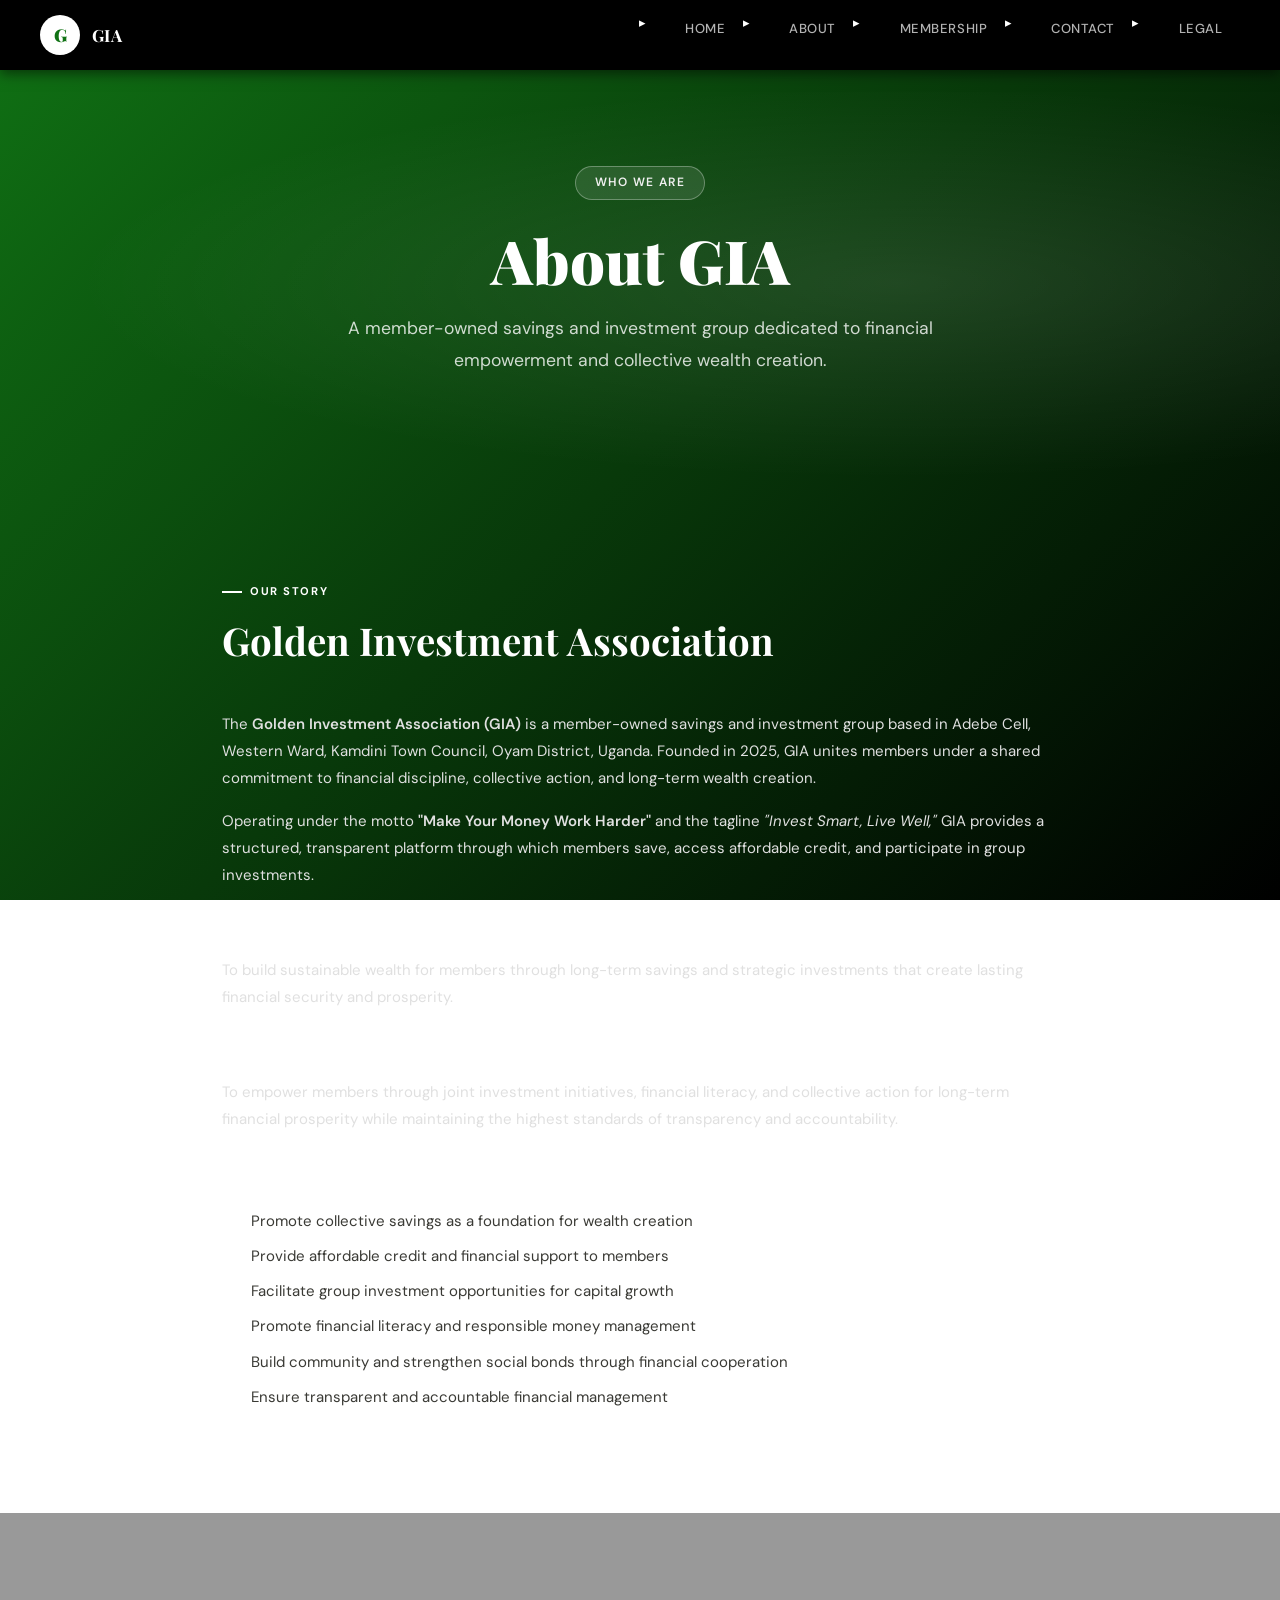
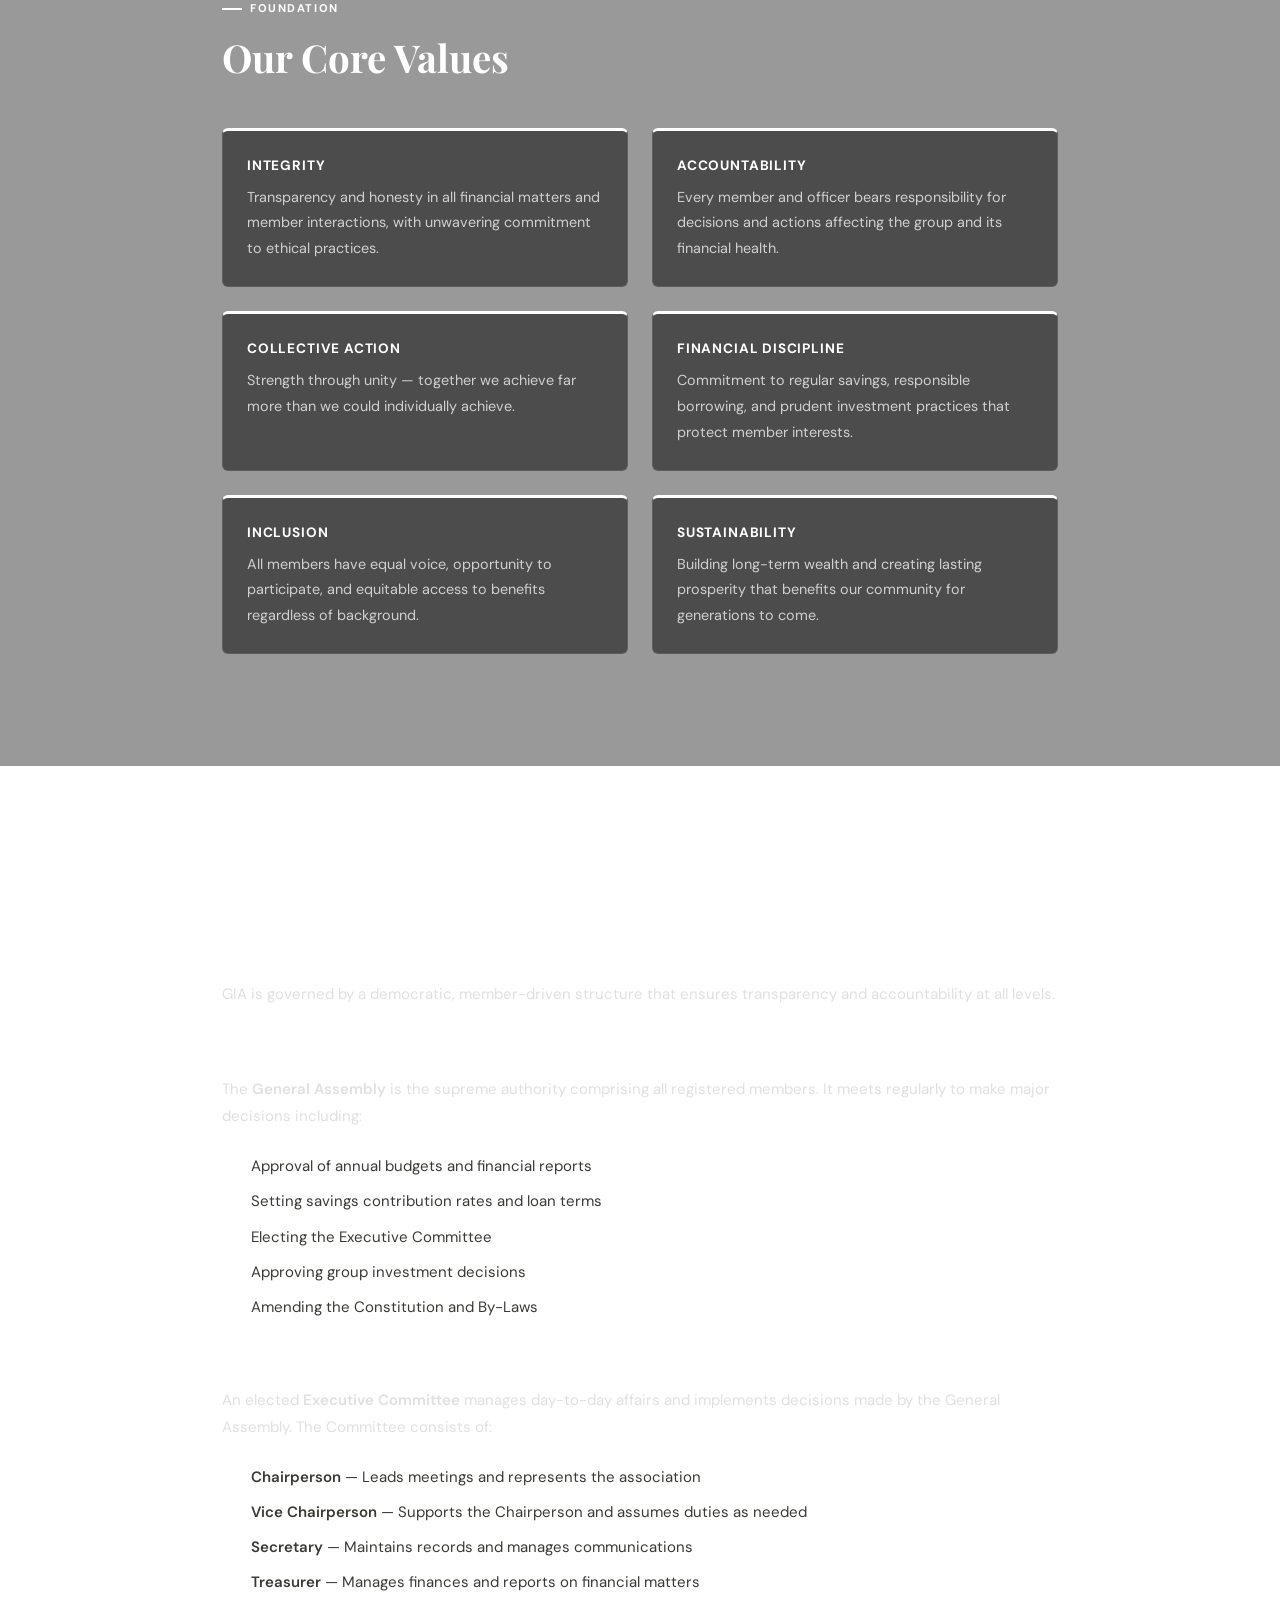
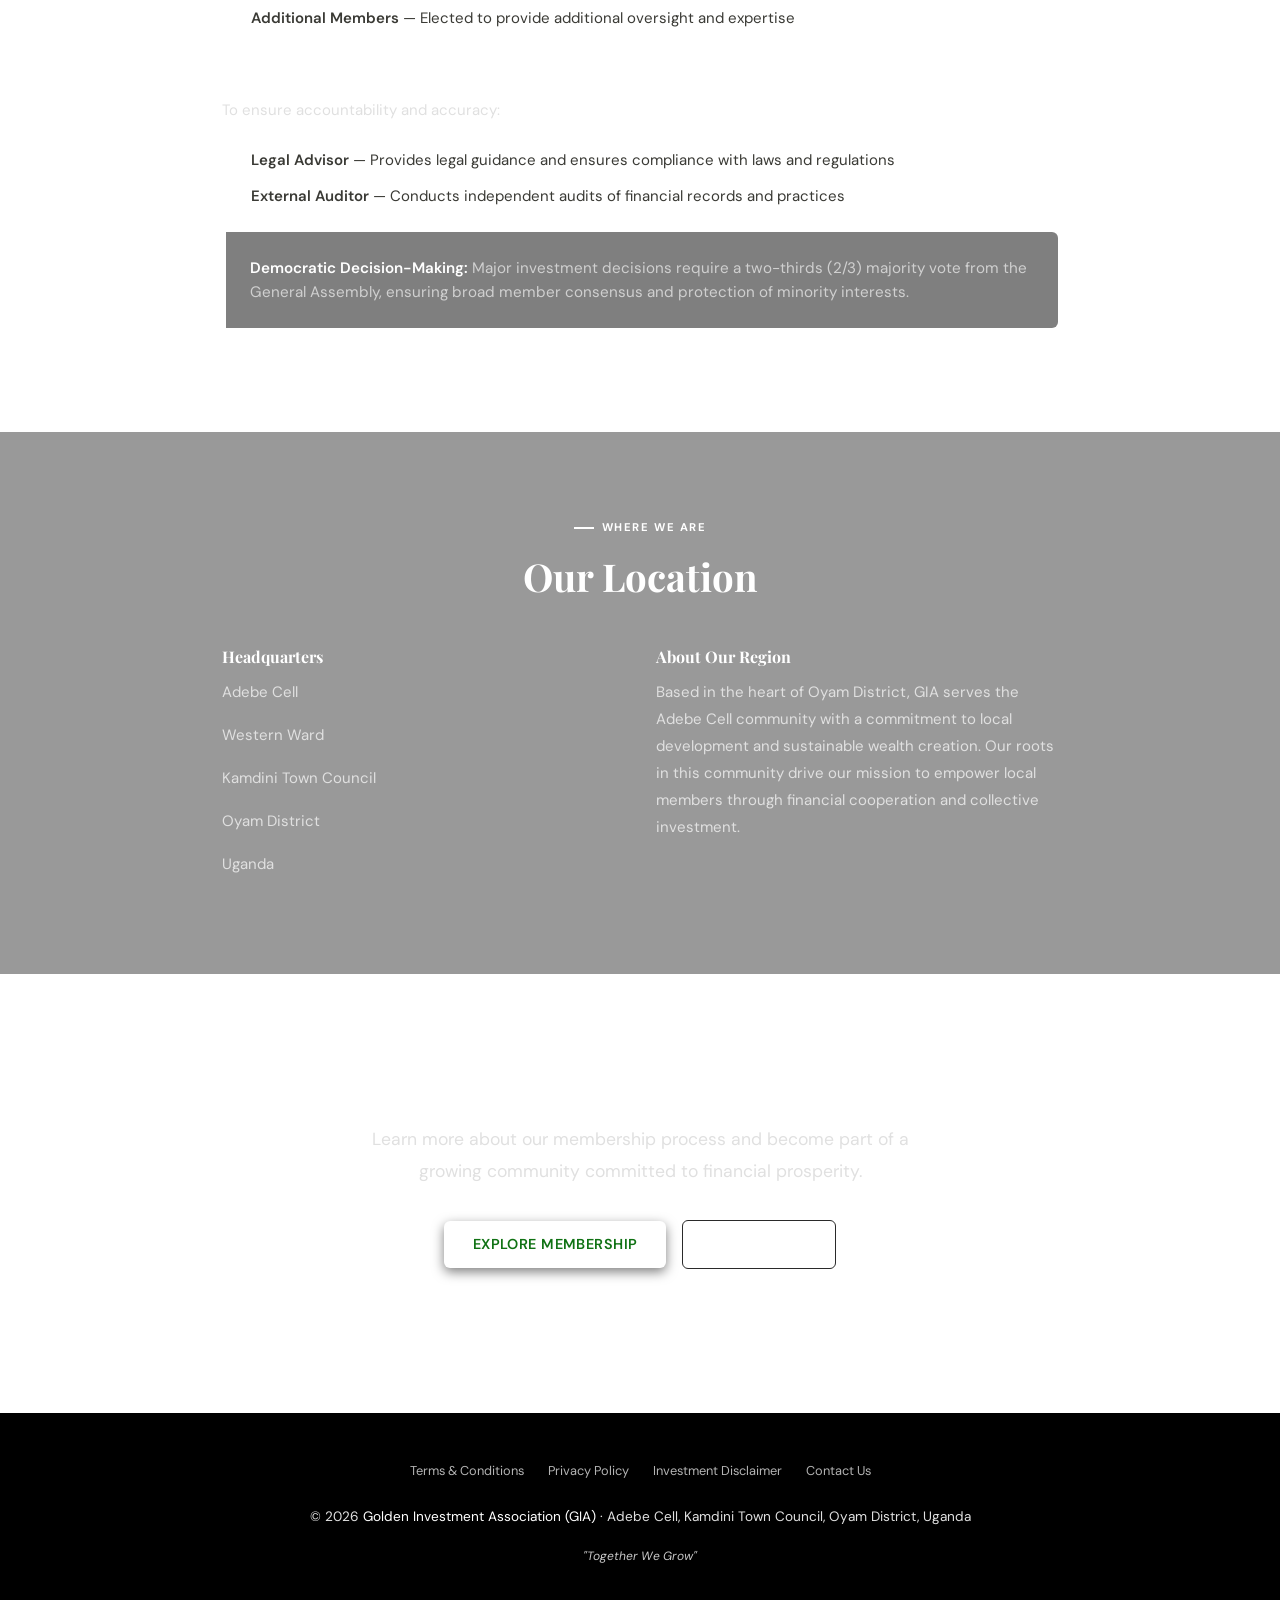
<file: pages/about.html>
<!DOCTYPE html>
<html lang="en">
<head>
  <meta charset="UTF-8">
  <meta name="viewport" content="width=device-width, initial-scale=1.0">
  <meta name="description" content="Learn more about GIA - our mission, vision, values, and governance structure.">
  <title>About GIA - Golden Investment Association</title>
  <link href="https://fonts.googleapis.com/css2?family=Playfair+Display:wght@400;700;900&family=DM+Sans:wght@300;400;500;600&display=swap" rel="stylesheet">
  <link rel="stylesheet" href="../assets/css/style.css">
</head>
<body>

<!-- NAVIGATION -->
<nav>
  <div class="nav-container">
    <a class="nav-brand" href="../index.html">
      <div class="nav-logo">G</div>
      <span>GIA</span>
    </a>
    <ul class="nav-links" id="navLinks">
      <li><a href="../index.html">Home</a></li>
      <li><a href="about.html" class="active">About</a></li>
      <li><a href="membership.html">Membership</a></li>
      <li><a href="contact.html">Contact</a></li>
      <li><a href="legal.html">Legal</a></li>
    </ul>
    <button class="mobile-toggle" id="mobileToggle" aria-label="Toggle menu">☰</button>
  </div>
</nav>

<!-- HERO -->
<section class="hero" style="min-height: 350px;">
  <div class="hero-content">
    <div class="hero-badge">Who We Are</div>
    <h1>About <em>GIA</em></h1>
    <p>A member-owned savings and investment group dedicated to financial empowerment and collective wealth creation.</p>
  </div>
</section>

<!-- MAIN CONTENT -->
<section>
  <div class="container">
    <div class="section-head">
      <div class="section-tag">Our Story</div>
      <h2>Golden Investment Association</h2>
    </div>

    <p>The <strong>Golden Investment Association (GIA)</strong> is a member-owned savings and investment group based in Adebe Cell, Western Ward, Kamdini Town Council, Oyam District, Uganda. Founded in 2025, GIA unites members under a shared commitment to financial discipline, collective action, and long-term wealth creation.</p>

    <p>Operating under the motto <strong>"Make Your Money Work Harder"</strong> and the tagline <em>"Invest Smart, Live Well,"</em> GIA provides a structured, transparent platform through which members save, access affordable credit, and participate in group investments.</p>

    <h3>Our Vision</h3>
    <p>To build sustainable wealth for members through long-term savings and strategic investments that create lasting financial security and prosperity.</p>

    <h3>Our Mission</h3>
    <p>To empower members through joint investment initiatives, financial literacy, and collective action for long-term financial prosperity while maintaining the highest standards of transparency and accountability.</p>

    <h3>Our Objectives</h3>
    <ul>
      <li>Promote collective savings as a foundation for wealth creation</li>
      <li>Provide affordable credit and financial support to members</li>
      <li>Facilitate group investment opportunities for capital growth</li>
      <li>Promote financial literacy and responsible money management</li>
      <li>Build community and strengthen social bonds through financial cooperation</li>
      <li>Ensure transparent and accountable financial management</li>
    </ul>
  </div>
</section>

<!-- CORE VALUES -->
<section class="section-light">
  <div class="container">
    <div class="section-head">
      <div class="section-tag">Foundation</div>
      <h2>Our Core Values</h2>
    </div>

    <div class="card-grid">
      <div class="value-card">
        <strong>Integrity</strong>
        <p>Transparency and honesty in all financial matters and member interactions, with unwavering commitment to ethical practices.</p>
      </div>
      <div class="value-card">
        <strong>Accountability</strong>
        <p>Every member and officer bears responsibility for decisions and actions affecting the group and its financial health.</p>
      </div>
      <div class="value-card">
        <strong>Collective Action</strong>
        <p>Strength through unity — together we achieve far more than we could individually achieve.</p>
      </div>
      <div class="value-card">
        <strong>Financial Discipline</strong>
        <p>Commitment to regular savings, responsible borrowing, and prudent investment practices that protect member interests.</p>
      </div>
      <div class="value-card">
        <strong>Inclusion</strong>
        <p>All members have equal voice, opportunity to participate, and equitable access to benefits regardless of background.</p>
      </div>
      <div class="value-card">
        <strong>Sustainability</strong>
        <p>Building long-term wealth and creating lasting prosperity that benefits our community for generations to come.</p>
      </div>
    </div>
  </div>
</section>

<!-- GOVERNANCE -->
<section>
  <div class="container">
    <div class="section-head">
      <div class="section-tag">Organization</div>
      <h2>Governance Structure</h2>
    </div>

    <p>GIA is governed by a democratic, member-driven structure that ensures transparency and accountability at all levels.</p>

    <h3>General Assembly</h3>
    <p>The <strong>General Assembly</strong> is the supreme authority comprising all registered members. It meets regularly to make major decisions including:</p>
    <ul>
      <li>Approval of annual budgets and financial reports</li>
      <li>Setting savings contribution rates and loan terms</li>
      <li>Electing the Executive Committee</li>
      <li>Approving group investment decisions</li>
      <li>Amending the Constitution and By-Laws</li>
    </ul>

    <h3>Executive Committee</h3>
    <p>An elected <strong>Executive Committee</strong> manages day-to-day affairs and implements decisions made by the General Assembly. The Committee consists of:</p>
    <ul>
      <li><strong>Chairperson</strong> — Leads meetings and represents the association</li>
      <li><strong>Vice Chairperson</strong> — Supports the Chairperson and assumes duties as needed</li>
      <li><strong>Secretary</strong> — Maintains records and manages communications</li>
      <li><strong>Treasurer</strong> — Manages finances and reports on financial matters</li>
      <li><strong>Additional Members</strong> — Elected to provide additional oversight and expertise</li>
    </ul>

    <h3>Independent Oversight</h3>
    <p>To ensure accountability and accuracy:</p>
    <ul>
      <li><strong>Legal Advisor</strong> — Provides legal guidance and ensures compliance with laws and regulations</li>
      <li><strong>External Auditor</strong> — Conducts independent audits of financial records and practices</li>
    </ul>

    <div class="callout">
      <strong>Democratic Decision-Making:</strong> Major investment decisions require a two-thirds (2/3) majority vote from the General Assembly, ensuring broad member consensus and protection of minority interests.
    </div>
  </div>
</section>

<!-- LOCATION INFO -->
<section class="section-light">
  <div class="container">
    <div class="section-head text-center">
      <div class="section-tag">Where We Are</div>
      <h2>Our Location</h2>
    </div>

    <div class="grid-2">
      <div>
        <h4>Headquarters</h4>
        <p>Adebe Cell</p>
        <p>Western Ward</p>
        <p>Kamdini Town Council</p>
        <p>Oyam District</p>
        <p>Uganda</p>
      </div>
      <div>
        <h4>About Our Region</h4>
        <p>Based in the heart of Oyam District, GIA serves the Adebe Cell community with a commitment to local development and sustainable wealth creation. Our roots in this community drive our mission to empower local members through financial cooperation and collective investment.</p>
      </div>
    </div>
  </div>
</section>

<!-- CTA -->
<section>
  <div class="container text-center">
    <h2>Interested in Joining Us?</h2>
    <p style="font-size: 1.1rem; margin-bottom: 2rem; max-width: 600px; margin-left: auto; margin-right: auto;">
      Learn more about our membership process and become part of a growing community committed to financial prosperity.
    </p>
    <div class="flex-center gap-2" style="flex-wrap: wrap;">
      <a href="membership.html" class="btn btn-primary">Explore Membership</a>
      <a href="contact.html" class="btn btn-outline">Contact Us</a>
    </div>
  </div>
</section>

<!-- FOOTER -->
<footer>
  <div class="footer-links">
    <a href="legal.html">Terms & Conditions</a>
    <a href="legal.html#privacy">Privacy Policy</a>
    <a href="legal.html#disclaimer">Investment Disclaimer</a>
    <a href="contact.html">Contact Us</a>
  </div>
  <p>© 2026 <span>Golden Investment Association (GIA)</span> · Adebe Cell, Kamdini Town Council, Oyam District, Uganda</p>
  <p style="margin-top: 0.5rem; font-size: 0.75rem; opacity: 0.9;"><em>"Together We Grow"</em></p>
</footer>

<script src="../assets/js/main.js"></script>
</body>
</html>
</file>
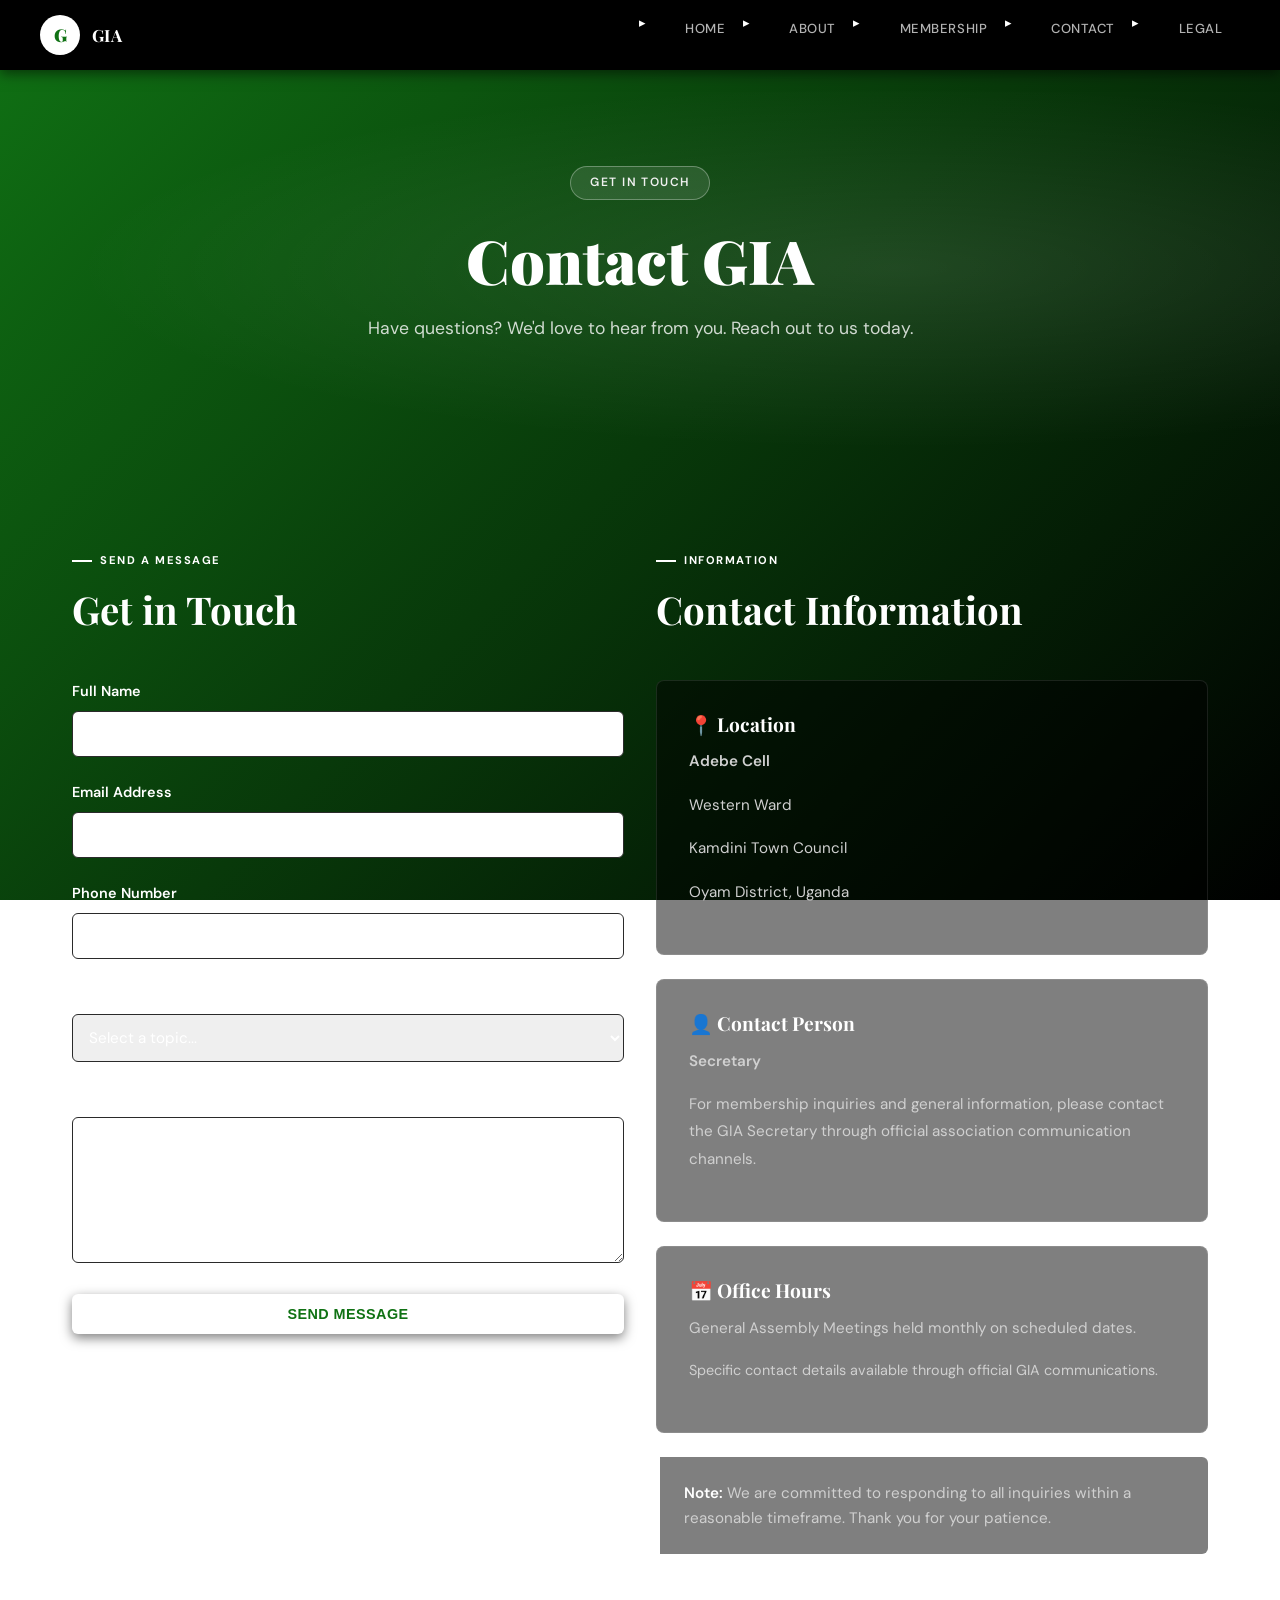
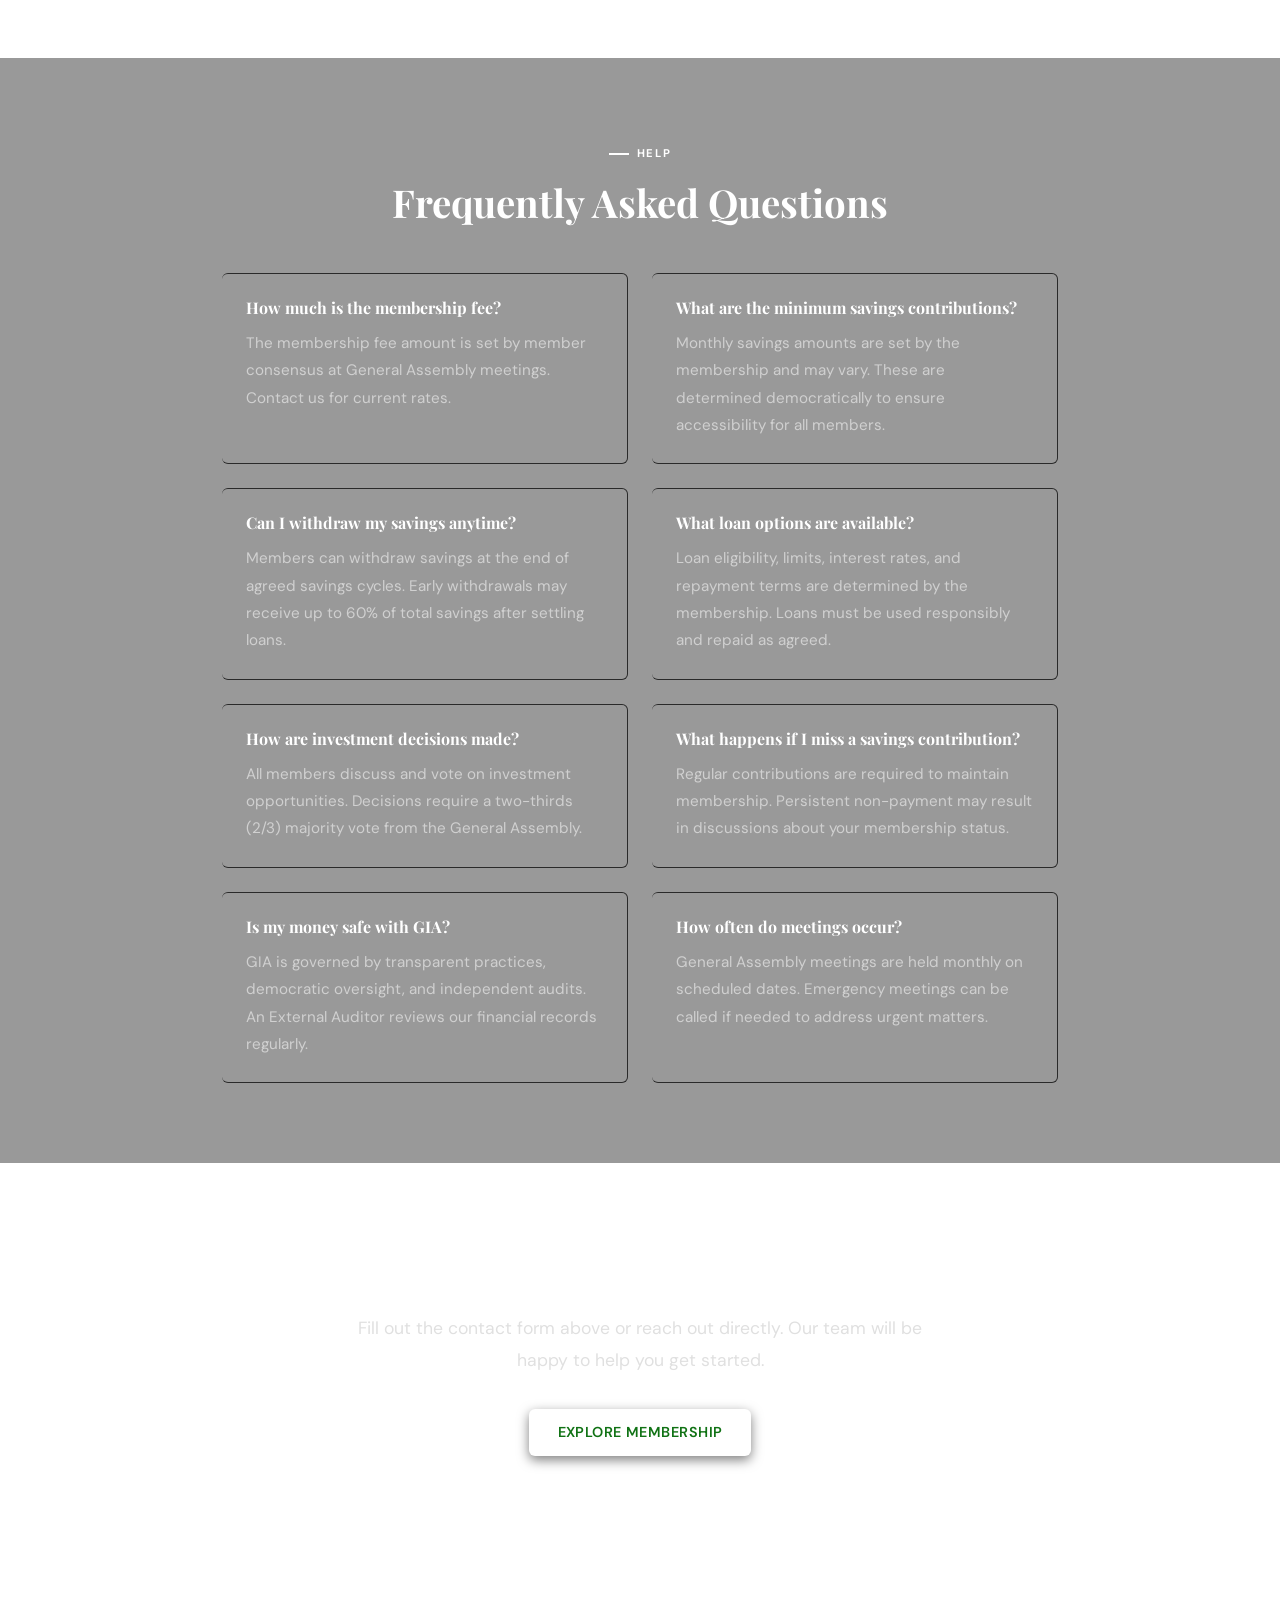
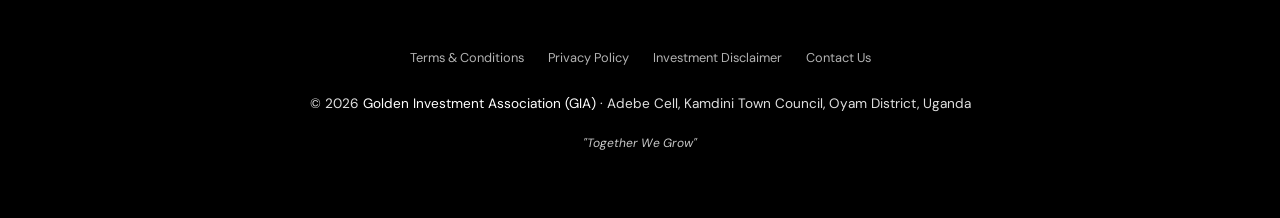
<file: pages/contact.html>
<!DOCTYPE html>
<html lang="en">
<head>
  <meta charset="UTF-8">
  <meta name="viewport" content="width=device-width, initial-scale=1.0">
  <meta name="description" content="Get in touch with GIA - Contact us for membership inquiries and more.">
  <title>Contact - GIA</title>
  <link href="https://fonts.googleapis.com/css2?family=Playfair+Display:wght@400;700;900&family=DM+Sans:wght@300;400;500;600&display=swap" rel="stylesheet">
  <link rel="stylesheet" href="../assets/css/style.css">
</head>
<body>

<!-- NAVIGATION -->
<nav>
  <div class="nav-container">
    <a class="nav-brand" href="../index.html">
      <div class="nav-logo">G</div>
      <span>GIA</span>
    </a>
    <ul class="nav-links" id="navLinks">
      <li><a href="../index.html">Home</a></li>
      <li><a href="about.html">About</a></li>
      <li><a href="membership.html">Membership</a></li>
      <li><a href="contact.html" class="active">Contact</a></li>
      <li><a href="legal.html">Legal</a></li>
    </ul>
    <button class="mobile-toggle" id="mobileToggle" aria-label="Toggle menu">☰</button>
  </div>
</nav>

<!-- HERO -->
<section class="hero" style="min-height: 300px;">
  <div class="hero-content">
    <div class="hero-badge">Get in Touch</div>
    <h1>Contact <em>GIA</em></h1>
    <p>Have questions? We'd love to hear from you. Reach out to us today.</p>
  </div>
</section>

<!-- CONTACT SECTION -->
<section>
  <div class="container-wide">
    <div class="grid-2">
      <!-- CONTACT FORM -->
      <div>
        <div class="section-head">
          <div class="section-tag">Send a Message</div>
          <h2>Get in Touch</h2>
        </div>

        <form id="contactForm" class="contact-form">
          <div class="form-group">
            <label for="name">Full Name</label>
            <input type="text" id="name" name="name" required>
          </div>

          <div class="form-group">
            <label for="email">Email Address</label>
            <input type="email" id="email" name="email" required>
          </div>

          <div class="form-group">
            <label for="phone">Phone Number</label>
            <input type="tel" id="phone" name="phone">
          </div>

          <div class="form-group">
            <label for="subject">Subject</label>
            <select id="subject" name="subject" required>
              <option value="">Select a topic...</option>
              <option value="membership">Membership Inquiry</option>
              <option value="loans">Loan Information</option>
              <option value="investment">Investment Questions</option>
              <option value="general">General Inquiry</option>
              <option value="other">Other</option>
            </select>
          </div>

          <div class="form-group">
            <label for="message">Message</label>
            <textarea id="message" name="message" rows="6" required></textarea>
          </div>

          <button type="submit" class="btn btn-primary">Send Message</button>
          <p style="font-size: 0.85rem; color: var(--text-light); margin-top: 1rem;" id="formStatus"></p>
        </form>
      </div>

      <!-- CONTACT INFO -->
      <div>
        <div class="section-head">
          <div class="section-tag">Information</div>
          <h2>Contact Information</h2>
        </div>

        <div class="card" style="margin-bottom: 1.5rem;">
          <h3 style="margin-top: 0;">📍 Location</h3>
          <p><strong>Adebe Cell</strong></p>
          <p>Western Ward</p>
          <p>Kamdini Town Council</p>
          <p>Oyam District, Uganda</p>
        </div>

        <div class="card" style="margin-bottom: 1.5rem;">
          <h3 style="margin-top: 0;">👤 Contact Person</h3>
          <p><strong>Secretary</strong></p>
          <p>For membership inquiries and general information, please contact the GIA Secretary through official association communication channels.</p>
        </div>

        <div class="card">
          <h3 style="margin-top: 0;">📅 Office Hours</h3>
          <p>General Assembly Meetings held monthly on scheduled dates.</p>
          <p style="color: var(--text-light); font-size: 0.9rem;">Specific contact details available through official GIA communications.</p>
        </div>

        <div class="callout">
          <strong>Note:</strong> We are committed to responding to all inquiries within a reasonable timeframe. Thank you for your patience.
        </div>
      </div>
    </div>
  </div>
</section>

<!-- FAQ SECTION -->
<section class="section-light">
  <div class="container">
    <div class="section-head text-center">
      <div class="section-tag">Help</div>
      <h2>Frequently Asked Questions</h2>
    </div>

    <div class="faq-grid">
      <div class="faq-item">
        <h4>How much is the membership fee?</h4>
        <p>The membership fee amount is set by member consensus at General Assembly meetings. Contact us for current rates.</p>
      </div>

      <div class="faq-item">
        <h4>What are the minimum savings contributions?</h4>
        <p>Monthly savings amounts are set by the membership and may vary. These are determined democratically to ensure accessibility for all members.</p>
      </div>

      <div class="faq-item">
        <h4>Can I withdraw my savings anytime?</h4>
        <p>Members can withdraw savings at the end of agreed savings cycles. Early withdrawals may receive up to 60% of total savings after settling loans.</p>
      </div>

      <div class="faq-item">
        <h4>What loan options are available?</h4>
        <p>Loan eligibility, limits, interest rates, and repayment terms are determined by the membership. Loans must be used responsibly and repaid as agreed.</p>
      </div>

      <div class="faq-item">
        <h4>How are investment decisions made?</h4>
        <p>All members discuss and vote on investment opportunities. Decisions require a two-thirds (2/3) majority vote from the General Assembly.</p>
      </div>

      <div class="faq-item">
        <h4>What happens if I miss a savings contribution?</h4>
        <p>Regular contributions are required to maintain membership. Persistent non-payment may result in discussions about your membership status.</p>
      </div>

      <div class="faq-item">
        <h4>Is my money safe with GIA?</h4>
        <p>GIA is governed by transparent practices, democratic oversight, and independent audits. An External Auditor reviews our financial records regularly.</p>
      </div>

      <div class="faq-item">
        <h4>How often do meetings occur?</h4>
        <p>General Assembly meetings are held monthly on scheduled dates. Emergency meetings can be called if needed to address urgent matters.</p>
      </div>
    </div>
  </div>
</section>

<!-- CTA -->
<section>
  <div class="container text-center">
    <h2>Ready to Join?</h2>
    <p style="font-size: 1.1rem; margin-bottom: 2rem; max-width: 600px; margin-left: auto; margin-right: auto;">
      Fill out the contact form above or reach out directly. Our team will be happy to help you get started.
    </p>
    <a href="membership.html" class="btn btn-primary">Explore Membership</a>
  </div>
</section>

<!-- FOOTER -->
<footer>
  <div class="footer-links">
    <a href="legal.html">Terms & Conditions</a>
    <a href="legal.html#privacy">Privacy Policy</a>
    <a href="legal.html#disclaimer">Investment Disclaimer</a>
    <a href="contact.html">Contact Us</a>
  </div>
  <p>© 2026 <span>Golden Investment Association (GIA)</span> · Adebe Cell, Kamdini Town Council, Oyam District, Uganda</p>
  <p style="margin-top: 0.5rem; font-size: 0.75rem; opacity: 0.9;"><em>"Together We Grow"</em></p>
</footer>

<style>
  .form-group {
    margin-bottom: 1.5rem;
  }

  label {
    display: block;
    font-weight: 600;
    color: var(--green);
    margin-bottom: 0.5rem;
    font-size: 0.9rem;
  }

  input[type="text"],
  input[type="email"],
  input[type="tel"],
  select,
  textarea {
    width: 100%;
    padding: 0.75rem;
    border: 1px solid var(--border);
    border-radius: 0.375rem;
    font-family: 'DM Sans', sans-serif;
    font-size: 0.95rem;
    color: var(--text);
    transition: border-color 0.2s, box-shadow 0.2s;
  }

  input[type="text"]:focus,
  input[type="email"]:focus,
  input[type="tel"]:focus,
  select:focus,
  textarea:focus {
    outline: none;
    border-color: var(--gold);
    box-shadow: 0 0 0 3px rgba(212, 175, 55, 0.1);
  }

  textarea {
    resize: vertical;
  }

  .contact-form .btn {
    width: 100%;
  }

  .faq-grid {
    display: grid;
    grid-template-columns: repeat(auto-fit, minmax(300px, 1fr));
    gap: 1.5rem;
    margin-top: 2rem;
  }

  .faq-item {
    background: var(--white);
    border: 1px solid var(--border);
    padding: 1.5rem;
    border-radius: 0.375rem;
    border-left: 3px solid var(--gold);
  }

  .faq-item h4 {
    color: var(--green);
    margin-bottom: 0.8rem;
    margin-top: 0;
  }

  .faq-item p {
    margin: 0;
    color: var(--text-light);
    font-size: 0.95rem;
  }
</style>

<script src="../assets/js/main.js"></script>
</body>
</html>
</file>
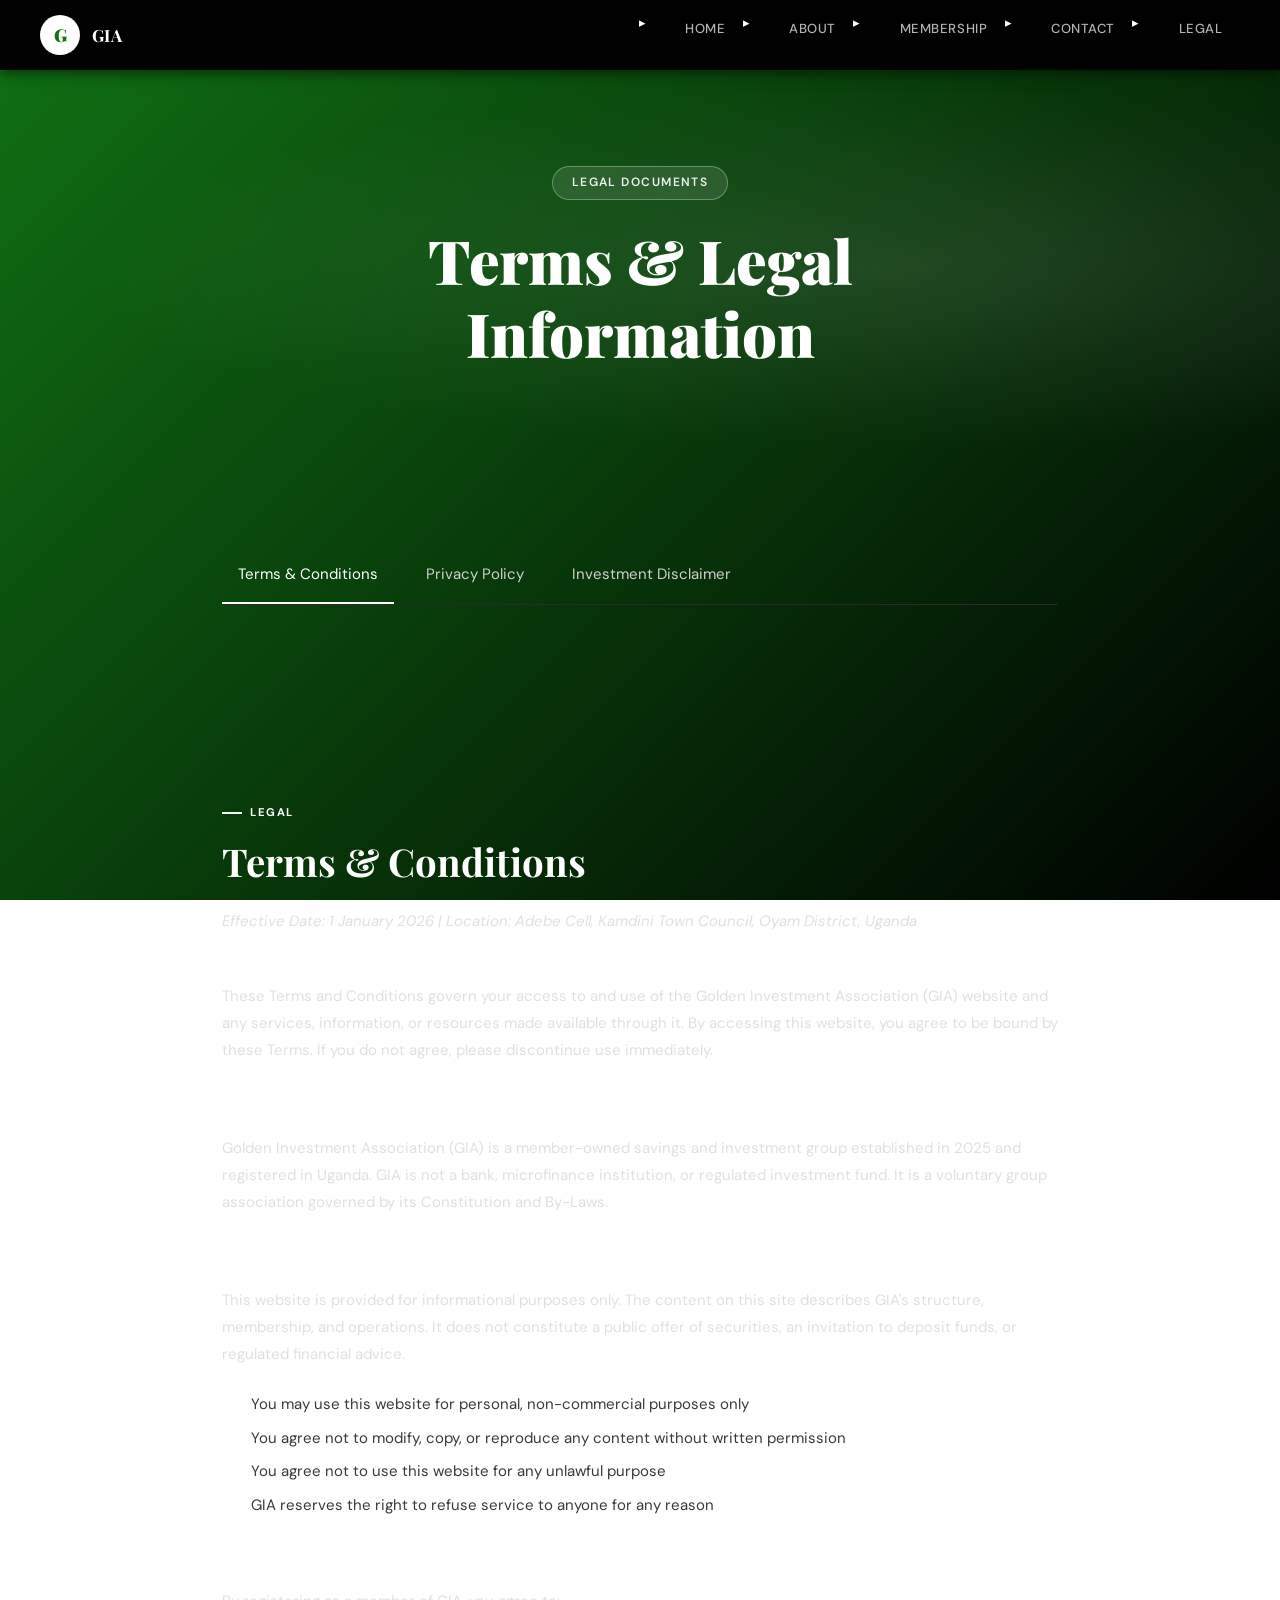
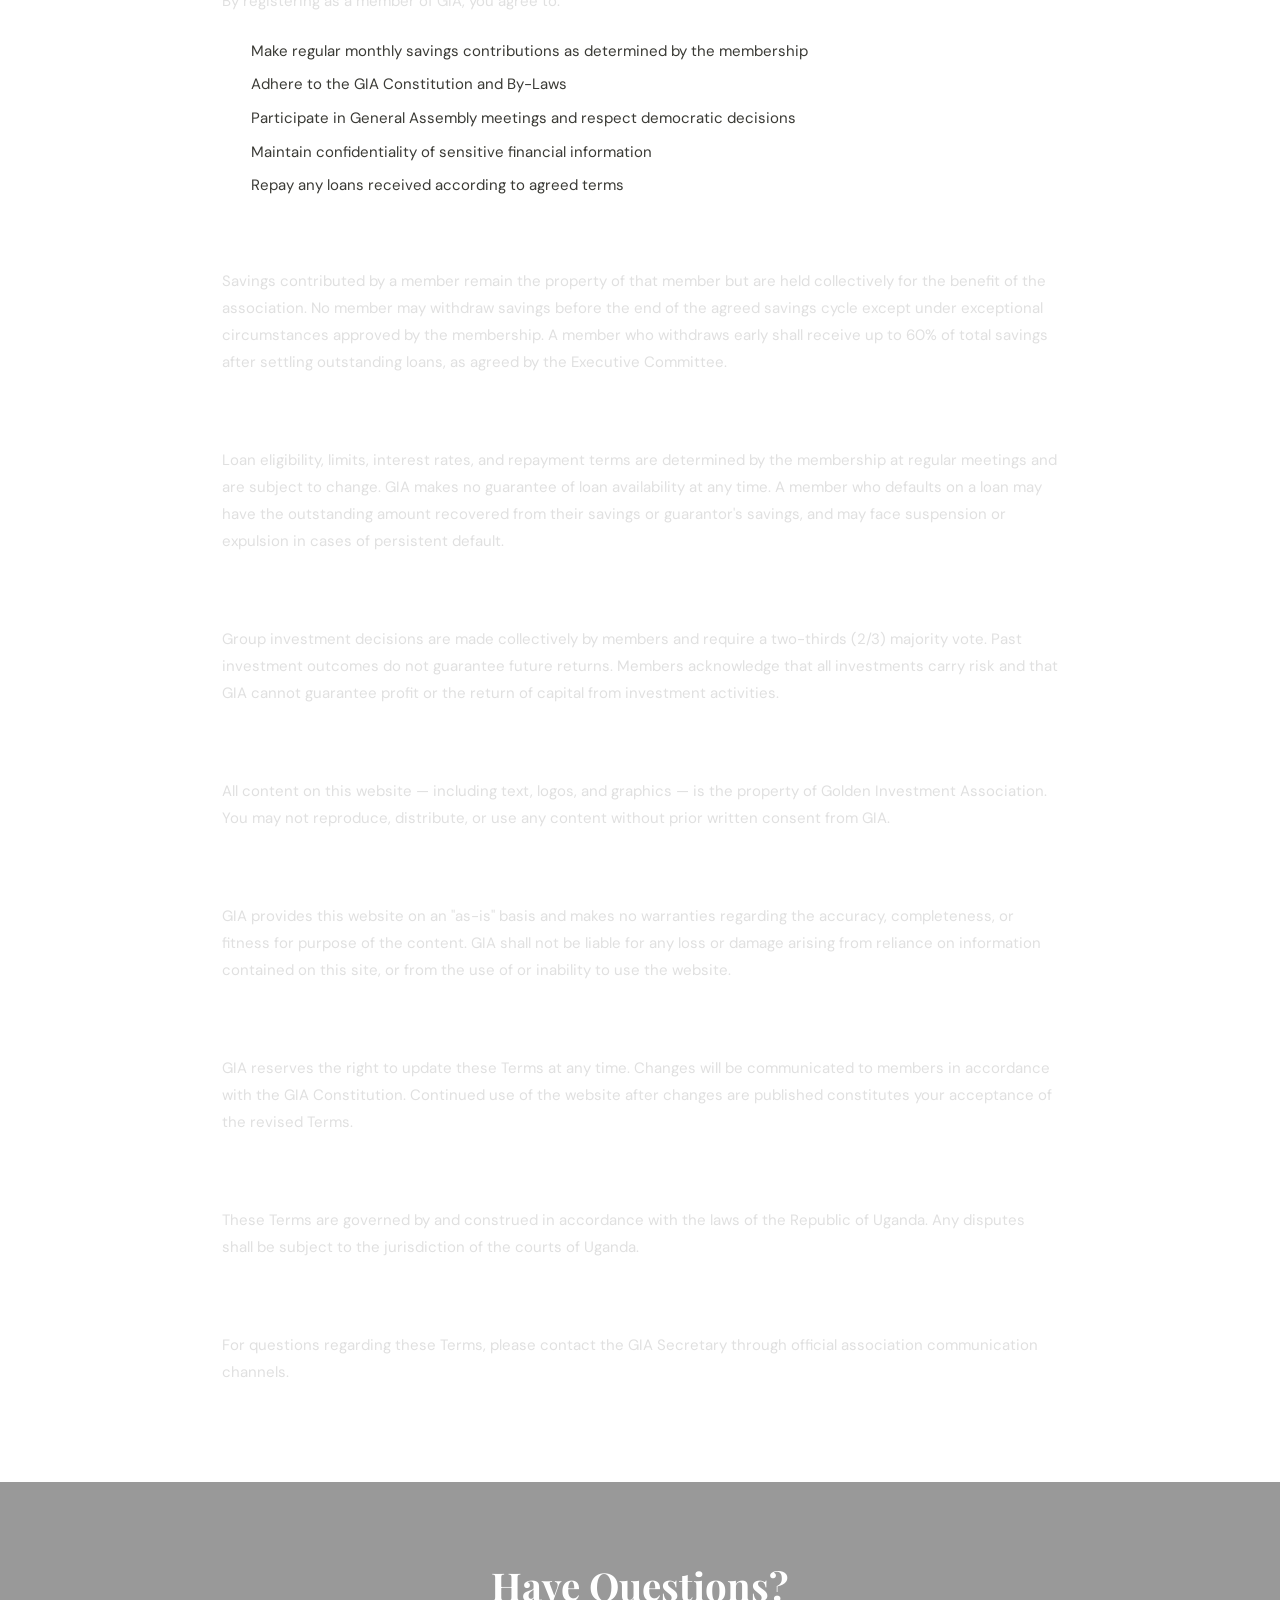
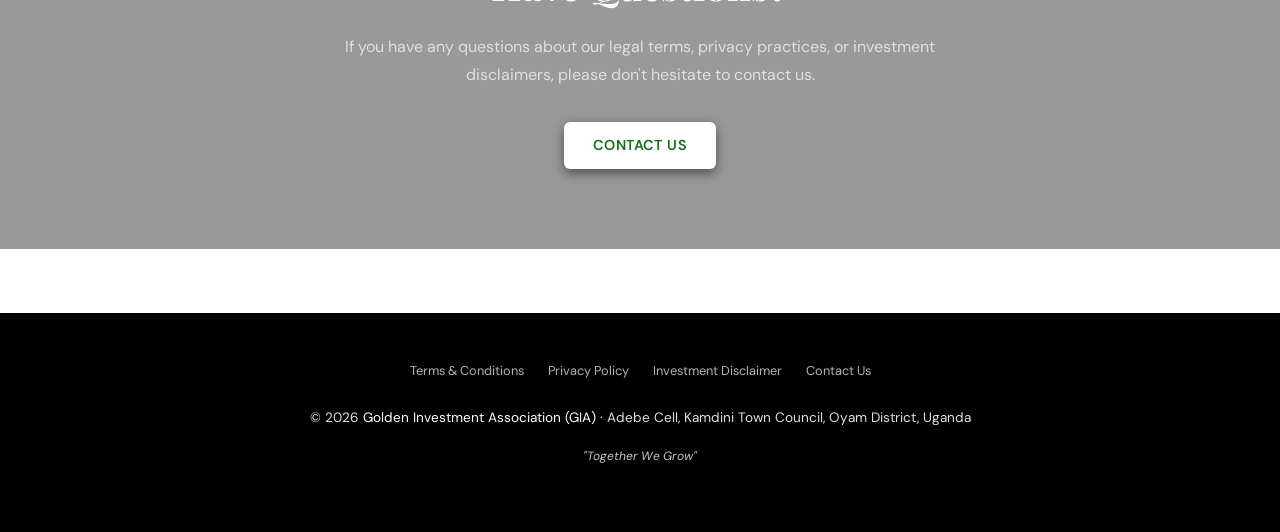
<file: pages/legal.html>
<!DOCTYPE html>
<html lang="en">
<head>
  <meta charset="UTF-8">
  <meta name="viewport" content="width=device-width, initial-scale=1.0">
  <meta name="description" content="Legal documents - Terms & Conditions, Privacy Policy, and Investment Disclaimer for GIA.">
  <title>Legal - GIA</title>
  <link href="https://fonts.googleapis.com/css2?family=Playfair+Display:wght@400;700;900&family=DM+Sans:wght@300;400;500;600&display=swap" rel="stylesheet">
  <link rel="stylesheet" href="../assets/css/style.css">
</head>
<body>

<!-- NAVIGATION -->
<nav>
  <div class="nav-container">
    <a class="nav-brand" href="../index.html">
      <div class="nav-logo">G</div>
      <span>GIA</span>
    </a>
    <ul class="nav-links" id="navLinks">
      <li><a href="../index.html">Home</a></li>
      <li><a href="about.html">About</a></li>
      <li><a href="membership.html">Membership</a></li>
      <li><a href="contact.html">Contact</a></li>
      <li><a href="legal.html" class="active">Legal</a></li>
    </ul>
    <button class="mobile-toggle" id="mobileToggle" aria-label="Toggle menu">☰</button>
  </div>
</nav>

<!-- HERO -->
<section class="hero" style="min-height: 250px;">
  <div class="hero-content">
    <div class="hero-badge">Legal Documents</div>
    <h1>Terms & Legal <em>Information</em></h1>
  </div>
</section>

<!-- NAVIGATION TABS -->
<section>
  <div class="container">
    <div style="display: flex; gap: 1rem; border-bottom: 1px solid var(--border); margin-bottom: 2rem; flex-wrap: wrap;">
      <a href="#terms" class="legal-tab active" onclick="switchTab(event, 'terms')">Terms & Conditions</a>
      <a href="#privacy" class="legal-tab" onclick="switchTab(event, 'privacy')">Privacy Policy</a>
      <a href="#disclaimer" class="legal-tab" onclick="switchTab(event, 'disclaimer')">Investment Disclaimer</a>
    </div>
  </div>
</section>

<!-- TERMS & CONDITIONS -->
<section id="terms" class="legal-section">
  <div class="container">
    <div class="section-head">
      <div class="section-tag">Legal</div>
      <h2>Terms &amp; Conditions</h2>
      <p><em>Effective Date: 1 January 2026 | Location: Adebe Cell, Kamdini Town Council, Oyam District, Uganda</em></p>
    </div>

    <p>These Terms and Conditions govern your access to and use of the Golden Investment Association (GIA) website and any services, information, or resources made available through it. By accessing this website, you agree to be bound by these Terms. If you do not agree, please discontinue use immediately.</p>

    <h3>1. About GIA</h3>
    <p>Golden Investment Association (GIA) is a member-owned savings and investment group established in 2025 and registered in Uganda. GIA is not a bank, microfinance institution, or regulated investment fund. It is a voluntary group association governed by its Constitution and By-Laws.</p>

    <h3>2. Website Use</h3>
    <p>This website is provided for informational purposes only. The content on this site describes GIA's structure, membership, and operations. It does not constitute a public offer of securities, an invitation to deposit funds, or regulated financial advice.</p>
    <ul>
      <li>You may use this website for personal, non-commercial purposes only</li>
      <li>You agree not to modify, copy, or reproduce any content without written permission</li>
      <li>You agree not to use this website for any unlawful purpose</li>
      <li>GIA reserves the right to refuse service to anyone for any reason</li>
    </ul>

    <h3>3. Membership Obligations</h3>
    <p>By registering as a member of GIA, you agree to:</p>
    <ul>
      <li>Make regular monthly savings contributions as determined by the membership</li>
      <li>Adhere to the GIA Constitution and By-Laws</li>
      <li>Participate in General Assembly meetings and respect democratic decisions</li>
      <li>Maintain confidentiality of sensitive financial information</li>
      <li>Repay any loans received according to agreed terms</li>
    </ul>

    <h3>4. Savings and Withdrawals</h3>
    <p>Savings contributed by a member remain the property of that member but are held collectively for the benefit of the association. No member may withdraw savings before the end of the agreed savings cycle except under exceptional circumstances approved by the membership. A member who withdraws early shall receive up to 60% of total savings after settling outstanding loans, as agreed by the Executive Committee.</p>

    <h3>5. Loans</h3>
    <p>Loan eligibility, limits, interest rates, and repayment terms are determined by the membership at regular meetings and are subject to change. GIA makes no guarantee of loan availability at any time. A member who defaults on a loan may have the outstanding amount recovered from their savings or guarantor's savings, and may face suspension or expulsion in cases of persistent default.</p>

    <h3>6. Investments</h3>
    <p>Group investment decisions are made collectively by members and require a two-thirds (2/3) majority vote. Past investment outcomes do not guarantee future returns. Members acknowledge that all investments carry risk and that GIA cannot guarantee profit or the return of capital from investment activities.</p>

    <h3>7. Intellectual Property</h3>
    <p>All content on this website — including text, logos, and graphics — is the property of Golden Investment Association. You may not reproduce, distribute, or use any content without prior written consent from GIA.</p>

    <h3>8. Limitation of Liability</h3>
    <p>GIA provides this website on an "as-is" basis and makes no warranties regarding the accuracy, completeness, or fitness for purpose of the content. GIA shall not be liable for any loss or damage arising from reliance on information contained on this site, or from the use of or inability to use the website.</p>

    <h3>9. Amendments to Terms</h3>
    <p>GIA reserves the right to update these Terms at any time. Changes will be communicated to members in accordance with the GIA Constitution. Continued use of the website after changes are published constitutes your acceptance of the revised Terms.</p>

    <h3>10. Governing Law</h3>
    <p>These Terms are governed by and construed in accordance with the laws of the Republic of Uganda. Any disputes shall be subject to the jurisdiction of the courts of Uganda.</p>

    <h3>11. Contact</h3>
    <p>For questions regarding these Terms, please contact the GIA Secretary through official association communication channels.</p>
  </div>
</section>

<!-- PRIVACY POLICY -->
<section id="privacy" class="legal-section" style="display: none;">
  <div class="container">
    <div class="section-head">
      <div class="section-tag">Data Protection</div>
      <h2>Privacy Policy</h2>
      <p><em>Effective Date: 1 January 2026</em></p>
    </div>

    <p>Golden Investment Association (GIA) is committed to protecting the privacy and personal data of its members and website visitors. This Privacy Policy explains what information we collect, how we use it, and your rights in relation to your data. GIA operates in compliance with applicable data protection principles under Ugandan law.</p>

    <h3>1. Information We Collect</h3>
    <p>GIA collects personal information only to the extent necessary to administer membership and association operations. This may include:</p>
    <ul>
      <li>Full name, date of birth, and national identification number</li>
      <li>Contact information (phone number, email address, physical address)</li>
      <li>Employment and income information</li>
      <li>Banking and payment details for contributions and withdrawals</li>
      <li>Emergency contact details</li>
      <li>Records of savings, loans, and investment participation</li>
    </ul>

    <h3>2. How We Use Your Information</h3>
    <p>Personal information collected is used exclusively for:</p>
    <ul>
      <li>Administering membership accounts and maintaining membership records</li>
      <li>Processing savings contributions and managing withdrawals</li>
      <li>Managing loan applications, disbursement, and repayment tracking</li>
      <li>Facilitating investment participation and tracking returns</li>
      <li>Communicating important notices and updates to members</li>
      <li>Financial reporting and auditing purposes</li>
      <li>Complying with legal obligations under Ugandan law</li>
    </ul>

    <h3>3. Confidentiality</h3>
    <p><strong>Data Protection:</strong> GIA maintains strict confidentiality of member information. Personal data is stored securely and accessible only to authorized GIA officials and necessary service providers.</p>

    <p><strong>Sharing of Information:</strong> GIA does not share member information with external parties without explicit consent, except when required by law or for legitimate business purposes such as external audits. All third parties are bound by confidentiality obligations.</p>

    <p><strong>Member Records:</strong> Members have the right to access their own records held by GIA. Requests should be directed to the GIA Secretary.</p>

    <h3>4. Data Retention</h3>
    <p>GIA retains member information for as long as the membership is active and for a reasonable period afterward for financial, legal, and auditing purposes. Information is not used for purposes other than those specified in this policy.</p>

    <h3>5. Your Rights</h3>
    <p>Members have the following rights regarding their personal data:</p>
    <ul>
      <li>The right to access information held about you</li>
      <li>The right to request correction of inaccurate information</li>
      <li>The right to withdraw consent for data processing</li>
      <li>The right to lodge a complaint if you believe your privacy has been violated</li>
    </ul>

    <h3>6. Changes to This Policy</h3>
    <p>GIA may update this Privacy Policy from time to time. Changes will be communicated to members, and continued membership constitutes acceptance of updated terms.</p>

    <h3>7. Contact</h3>
    <p>If you have questions about this Privacy Policy or concerns about how your data is handled, please contact the GIA Secretary through official association communication channels.</p>
  </div>
</section>

<!-- INVESTMENT DISCLAIMER -->
<section id="disclaimer" class="legal-section" style="display: none;">
  <div class="container">
    <div class="section-head">
      <div class="section-tag">Important Notice</div>
      <h2>Investment Disclaimer</h2>
      <p><em>Effective Date: 1 January 2026</em></p>
    </div>

    <div class="alert alert-warning" style="margin-bottom: 2rem;">
      <strong>IMPORTANT NOTICE:</strong> This disclaimer outlines the risks and important considerations associated with participation in Golden Investment Association (GIA) group investments.
    </div>

    <h3>1. No Guarantee of Returns</h3>
    <p><strong>GIA does not guarantee any returns on member savings, contributions, or investments.</strong> Past investment performance does not indicate or guarantee future results. The value of investments may go up or down, and members may lose capital.</p>

    <h3>2. Risk Acknowledgment</h3>
    <p>By becoming a member and participating in GIA investments, you acknowledge that:</p>
    <ul>
      <li>All investments carry inherent risk of loss</li>
      <li>Economic, market, and operational factors may affect investment performance</li>
      <li>Investment decisions made by the General Assembly are binding on all participating members</li>
      <li>Losses from investments are shared collectively among members</li>
      <li>No member shall hold GIA liable for investment losses beyond their contributed capital</li>
    </ul>

    <h3>3. Regulatory Status</h3>
    <p>GIA is a voluntary member-owned group and is not regulated by financial authorities as a bank or investment fund. Members do not benefit from government deposit protection schemes or investment guarantees that apply to licensed financial institutions.</p>

    <h3>4. Investment Decisions</h3>
    <p>All investment decisions are made through democratic vote by the General Assembly and require a two-thirds (2/3) majority. Members participating in investments accept that:</p>
    <ul>
      <li>They have thoroughly understood the investment proposal</li>
      <li>They accept the full risk of loss associated with that investment</li>
      <li>They agree to be bound by the outcome of the investment</li>
    </ul>

    <h3>5. Financial Literacy</h3>
    <p>Members are encouraged to participate in financial literacy workshops and seek understanding of investment terms and risks before voting on investment proposals. GIA cannot guarantee that all members fully understand the risks of every investment.</p>

    <h3>6. Lending Risks</h3>
    <p>GIA facilitates lending among members, but cannot guarantee that borrowers will repay loans as agreed. If a borrower defaults, the group's collective savings may be affected. Members accept this collective lending risk as part of membership.</p>

    <h3>7. Management Risks</h3>
    <p>While GIA maintains transparent operations and independent audits, management risks exist. Members acknowledge that:</p>
    <ul>
      <li>Officer error or oversight, though unlikely, is possible</li>
      <li>Operational disruptions could affect access to funds</li>
      <li>External fraud or theft, despite safeguards, cannot be entirely ruled out</li>
    </ul>

    <h3>8. Withdrawal and Liquidity Risks</h3>
    <p>Not all of a member's savings may be immediately accessible. Early withdrawal penalties may apply, and liquidity may be limited during certain phases of the investment cycle. Members understand they may face delays in accessing their capital.</p>

    <h3>9. No Professional Investment Advice</h3>
    <p>GIA and its officers do not provide professional investment advice. Members are responsible for their own investment decisions and are encouraged to seek professional financial advice if needed.</p>

    <h3>10. Suitability</h3>
    <p>GIA is not suitable for all investors. It is intended for members willing to accept significant risk in exchange for potential long-term growth. If you cannot afford to lose your investment, GIA membership may not be appropriate for you.</p>

    <h3>11. Dispute Resolution</h3>
    <p>In case of disputes regarding investments or any GIA operations, members agree to attempt resolution through the established internal mechanisms of GIA before pursuing external legal action.</p>

    <h3>12. Limitation of Liability</h3>
    <p>GIA and its officers shall not be held liable for investment losses beyond the scope of their intentional misconduct or gross negligence. Members assume full responsibility for their participation in GIA investments.</p>

    <h3>13. No License or Registration Claim</h3>
    <p>GIA does not claim to be licensed, registered, or regulated by any financial authority. Membership in GIA is not equivalent to holding a regulated investment product.</p>

    <h3>14. Acknowledgment of Risk</h3>
    <p>By becoming a member or participating in GIA investments, you acknowledge that you have read, understood, and accepted all risks outlined in this disclaimer.</p>

    <div class="callout" style="margin-top: 2rem;">
      <strong>Questions?</strong> If you have questions about any risks or disclaimers, please contact the GIA Secretary before making a membership decision.
    </div>
  </div>
</section>

<!-- CTA -->
<section class="section-light">
  <div class="container text-center">
    <h2>Have Questions?</h2>
    <p style="font-size: 1rem; margin-bottom: 2rem; max-width: 600px; margin-left: auto; margin-right: auto;">
      If you have any questions about our legal terms, privacy practices, or investment disclaimers, please don't hesitate to contact us.
    </p>
    <a href="contact.html" class="btn btn-primary">Contact Us</a>
  </div>
</section>

<!-- FOOTER -->
<footer>
  <div class="footer-links">
    <a href="legal.html">Terms & Conditions</a>
    <a href="legal.html#privacy">Privacy Policy</a>
    <a href="legal.html#disclaimer">Investment Disclaimer</a>
    <a href="contact.html">Contact Us</a>
  </div>
  <p>© 2026 <span>Golden Investment Association (GIA)</span> · Adebe Cell, Kamdini Town Council, Oyam District, Uganda</p>
  <p style="margin-top: 0.5rem; font-size: 0.75rem; opacity: 0.9;"><em>"Together We Grow"</em></p>
</footer>

<style>
  .legal-tab {
    display: inline-block;
    padding: 1rem;
    color: var(--text-light);
    text-decoration: none;
    border-bottom: 2px solid transparent;
    transition: all 0.2s ease;
    cursor: pointer;
  }

  .legal-tab:hover,
  .legal-tab.active {
    color: var(--gold);
    border-bottom-color: var(--gold);
  }

  .legal-section {
    display: none;
  }

  .legal-section.active {
    display: block;
  }

  .legal-section h3 {
    margin-top: 2rem;
    margin-bottom: 1rem;
  }

  .legal-section ul {
    margin-bottom: 1.5rem;
  }

  .legal-section ul li {
    margin-bottom: 0.6rem;
  }
</style>

<script src="../assets/js/main.js"></script>
<script>
  function switchTab(e, tabName) {
    e.preventDefault();
    
    // Hide all sections
    const sections = document.querySelectorAll('.legal-section');
    sections.forEach(section => section.classList.remove('active'));
    
    // Remove active class from all tabs
    const tabs = document.querySelectorAll('.legal-tab');
    tabs.forEach(tab => tab.classList.remove('active'));
    
    // Show selected section
    document.getElementById(tabName).classList.add('active');
    
    // Add active class to clicked tab
    event.target.classList.add('active');
  }

  // Show terms section by default
  document.addEventListener('DOMContentLoaded', function() {
    document.getElementById('terms').classList.add('active');
    document.querySelectorAll('.legal-tab')[0].classList.add('active');
  });
</script>
</body>
</html>
</file>
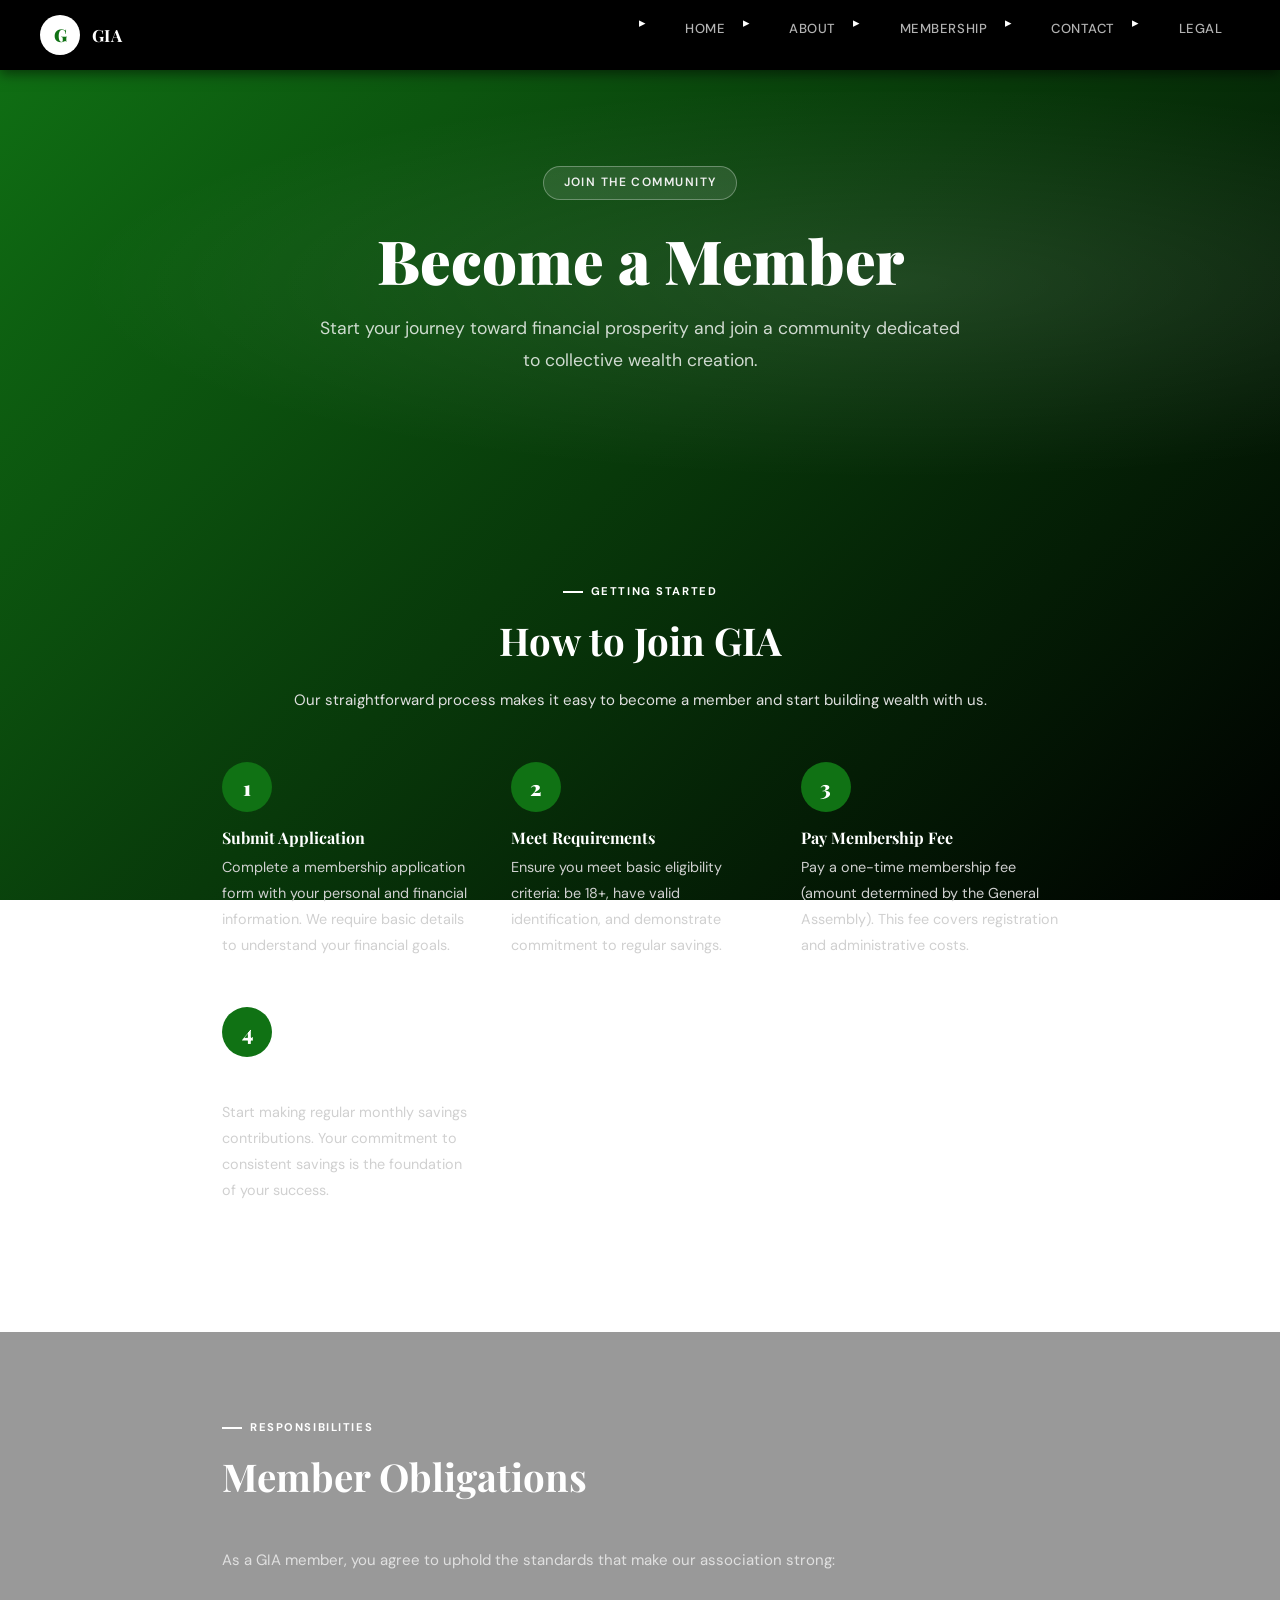
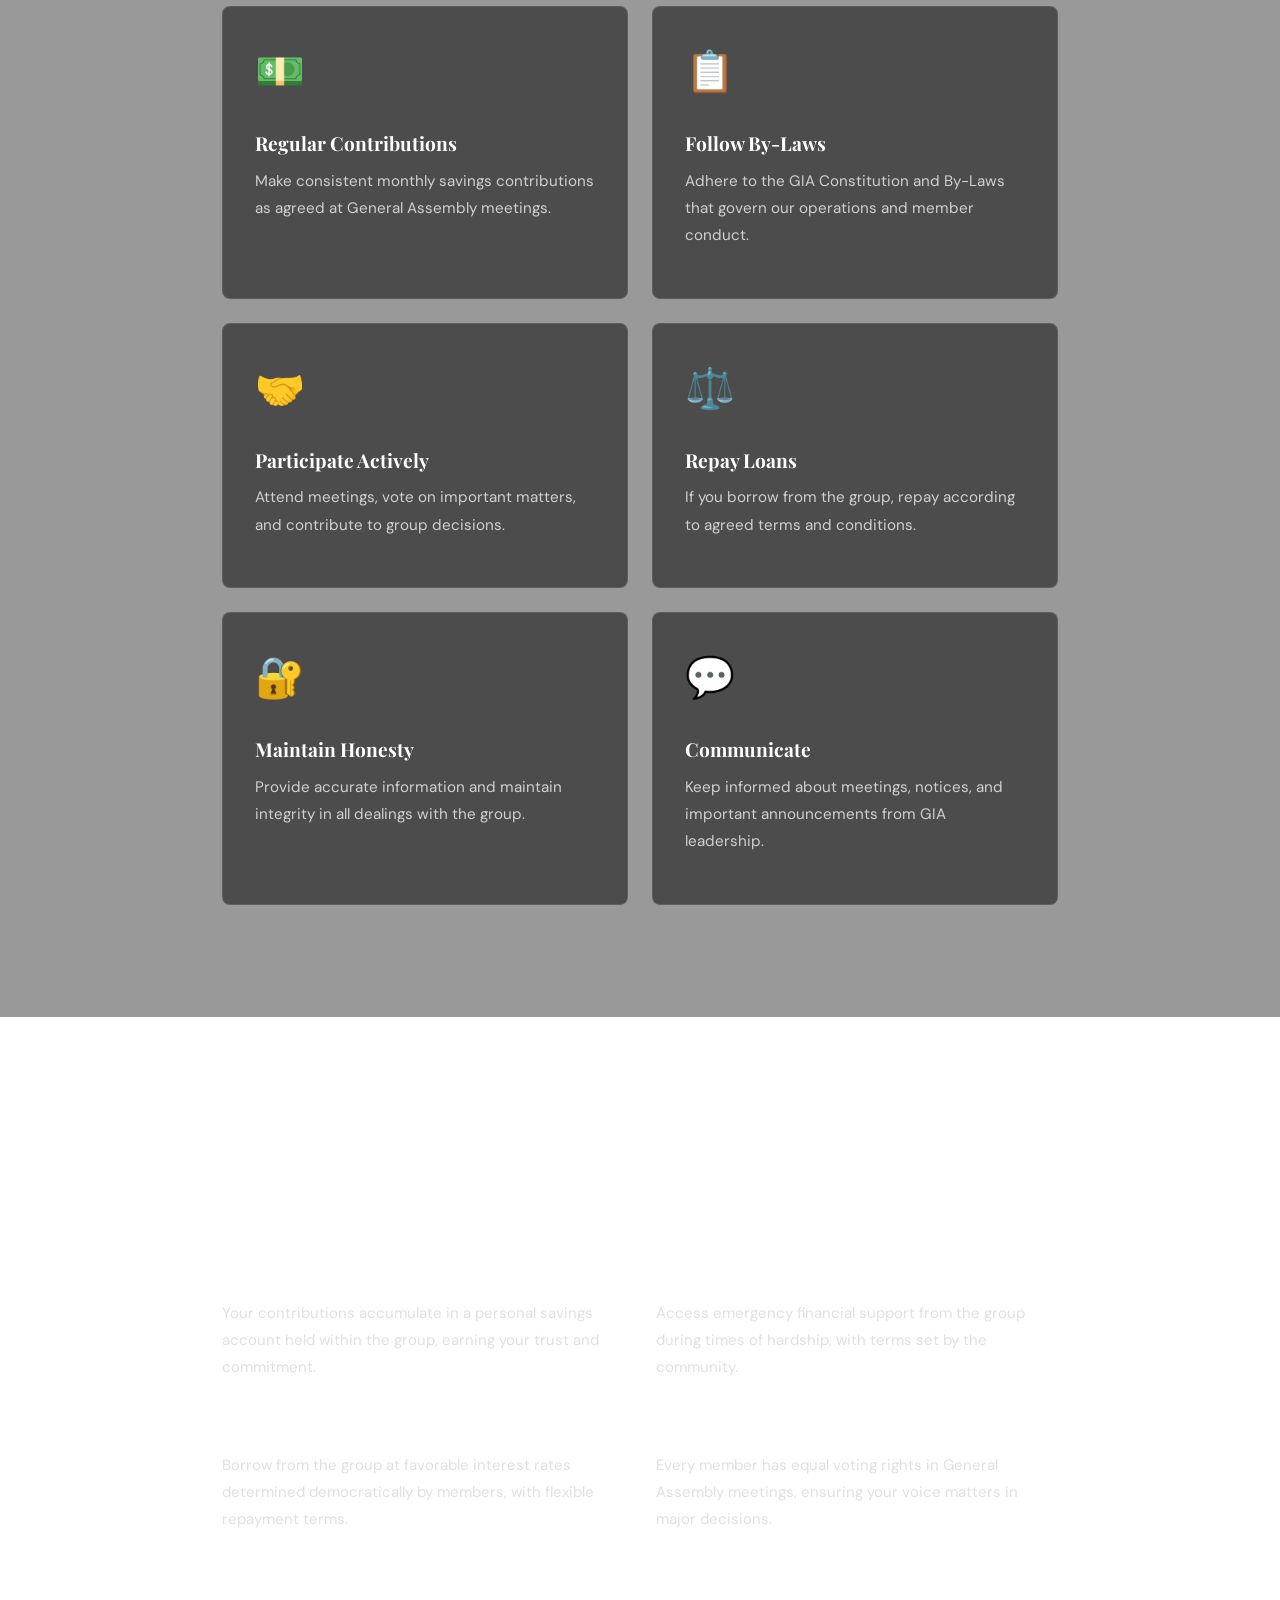
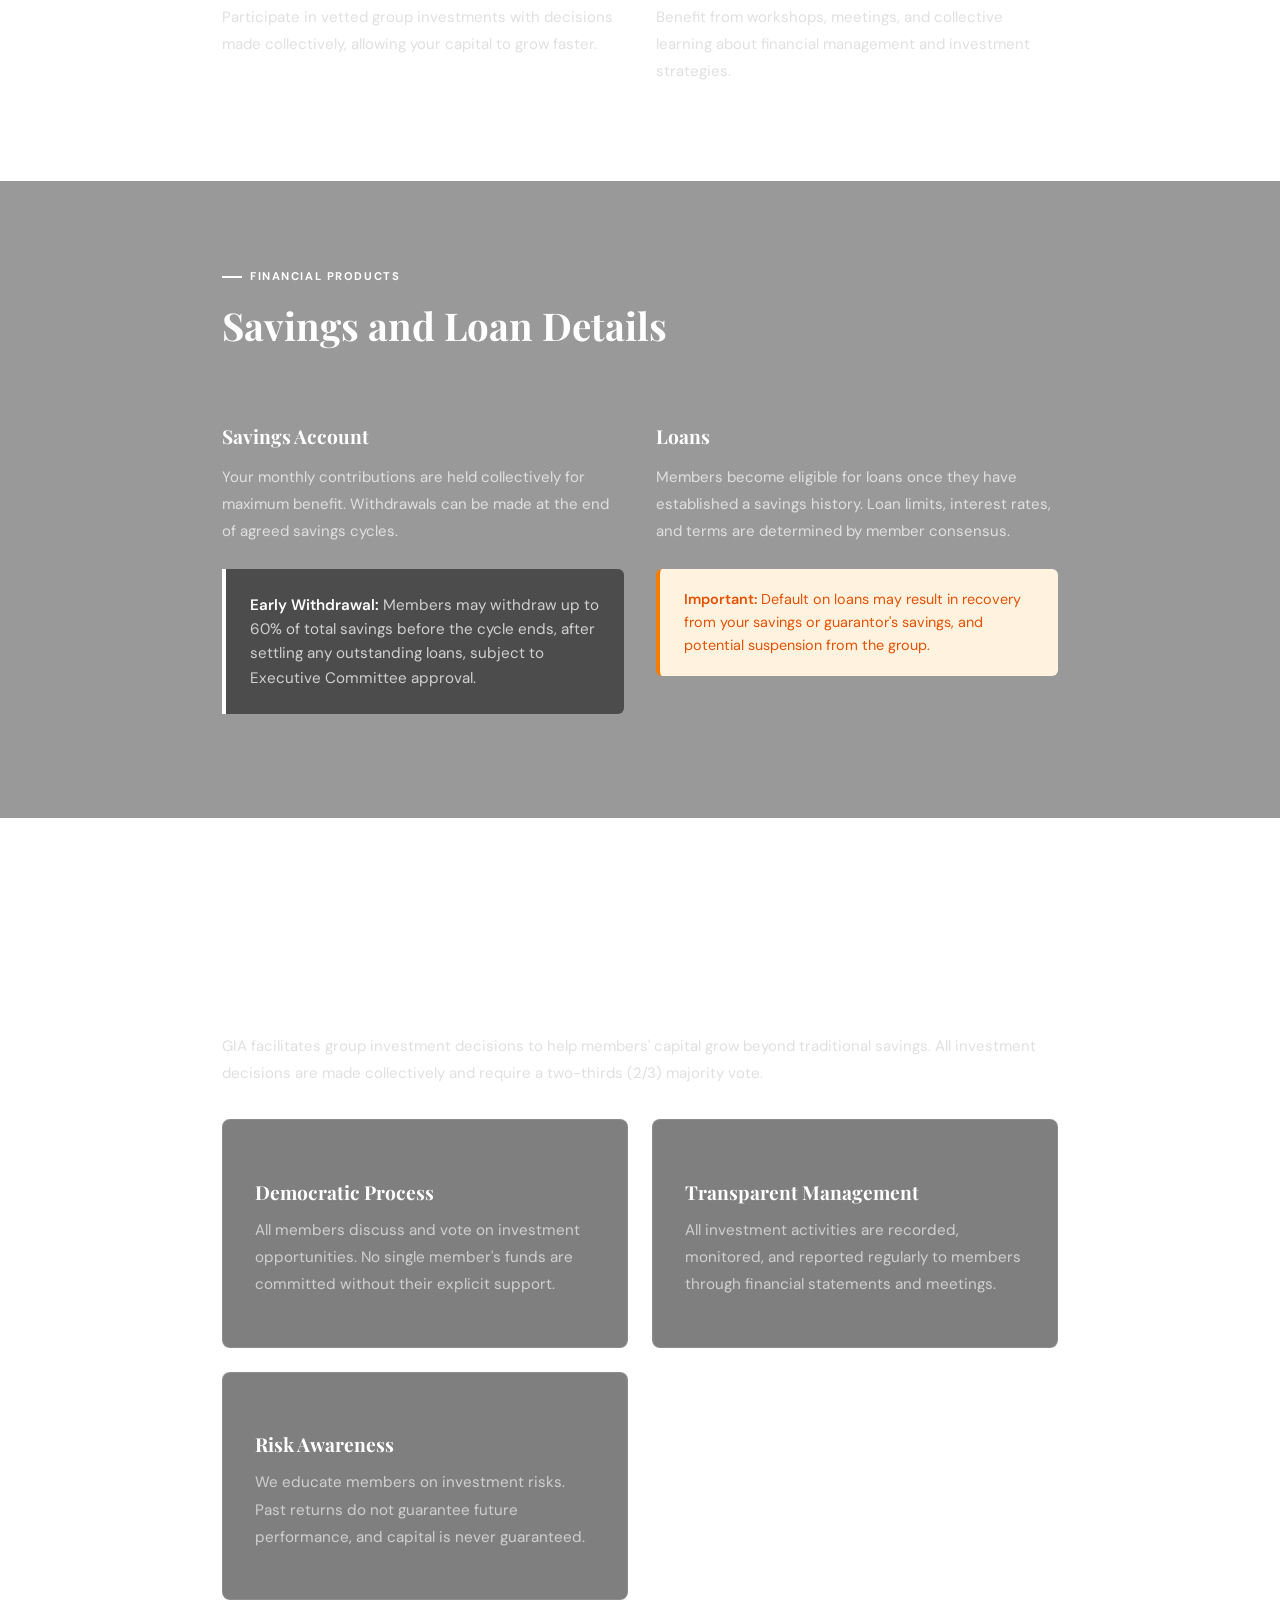
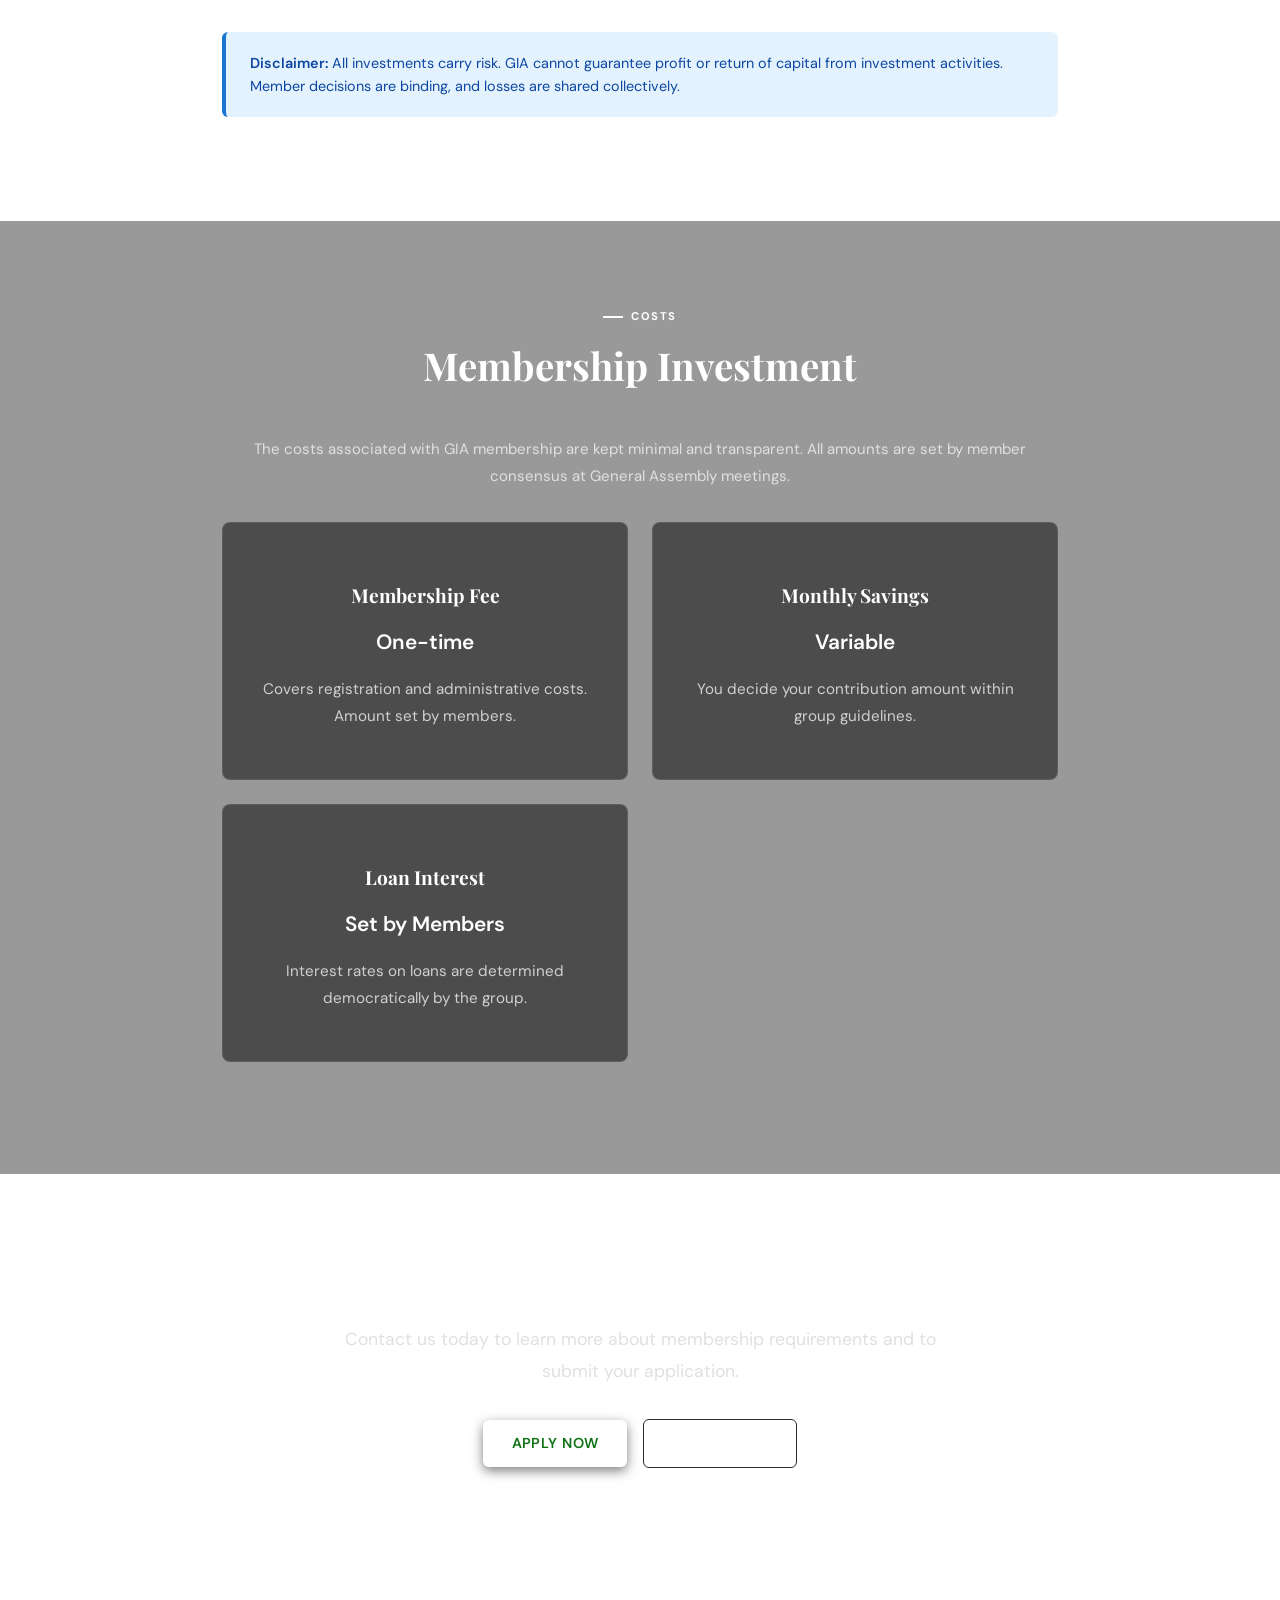
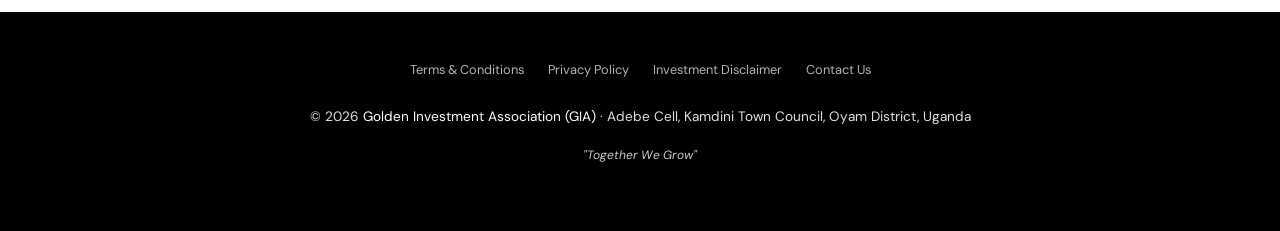
<file: pages/membership.html>
<!DOCTYPE html>
<html lang="en">
<head>
  <meta charset="UTF-8">
  <meta name="viewport" content="width=device-width, initial-scale=1.0">
  <meta name="description" content="Become a member of GIA and start your journey to financial prosperity.">
  <title>Membership - GIA</title>
  <link href="https://fonts.googleapis.com/css2?family=Playfair+Display:wght@400;700;900&family=DM+Sans:wght@300;400;500;600&display=swap" rel="stylesheet">
  <link rel="stylesheet" href="../assets/css/style.css">
</head>
<body>

<!-- NAVIGATION -->
<nav>
  <div class="nav-container">
    <a class="nav-brand" href="../index.html">
      <div class="nav-logo">G</div>
      <span>GIA</span>
    </a>
    <ul class="nav-links" id="navLinks">
      <li><a href="../index.html">Home</a></li>
      <li><a href="about.html">About</a></li>
      <li><a href="membership.html" class="active">Membership</a></li>
      <li><a href="contact.html">Contact</a></li>
      <li><a href="legal.html">Legal</a></li>
    </ul>
    <button class="mobile-toggle" id="mobileToggle" aria-label="Toggle menu">☰</button>
  </div>
</nav>

<!-- HERO -->
<section class="hero" style="min-height: 350px;">
  <div class="hero-content">
    <div class="hero-badge">Join the Community</div>
    <h1>Become a <em>Member</em></h1>
    <p>Start your journey toward financial prosperity and join a community dedicated to collective wealth creation.</p>
  </div>
</section>

<!-- MEMBERSHIP PROCESS -->
<section>
  <div class="container">
    <div class="section-head text-center">
      <div class="section-tag">Getting Started</div>
      <h2>How to Join GIA</h2>
      <p>Our straightforward process makes it easy to become a member and start building wealth with us.</p>
    </div>

    <div class="steps">
      <div class="step">
        <div class="step-num">1</div>
        <h4>Submit Application</h4>
        <p>Complete a membership application form with your personal and financial information. We require basic details to understand your financial goals.</p>
      </div>
      <div class="step">
        <div class="step-num">2</div>
        <h4>Meet Requirements</h4>
        <p>Ensure you meet basic eligibility criteria: be 18+, have valid identification, and demonstrate commitment to regular savings.</p>
      </div>
      <div class="step">
        <div class="step-num">3</div>
        <h4>Pay Membership Fee</h4>
        <p>Pay a one-time membership fee (amount determined by the General Assembly). This fee covers registration and administrative costs.</p>
      </div>
      <div class="step">
        <div class="step-num">4</div>
        <h4>Begin Saving</h4>
        <p>Start making regular monthly savings contributions. Your commitment to consistent savings is the foundation of your success.</p>
      </div>
    </div>
  </div>
</section>

<!-- MEMBERSHIP OBLIGATIONS -->
<section class="section-light">
  <div class="container">
    <div class="section-head">
      <div class="section-tag">Responsibilities</div>
      <h2>Member Obligations</h2>
    </div>

    <p>As a GIA member, you agree to uphold the standards that make our association strong:</p>

    <div class="card-grid">
      <div class="card">
        <div class="card-icon">💵</div>
        <h3>Regular Contributions</h3>
        <p>Make consistent monthly savings contributions as agreed at General Assembly meetings.</p>
      </div>
      <div class="card">
        <div class="card-icon">📋</div>
        <h3>Follow By-Laws</h3>
        <p>Adhere to the GIA Constitution and By-Laws that govern our operations and member conduct.</p>
      </div>
      <div class="card">
        <div class="card-icon">🤝</div>
        <h3>Participate Actively</h3>
        <p>Attend meetings, vote on important matters, and contribute to group decisions.</p>
      </div>
      <div class="card">
        <div class="card-icon">⚖️</div>
        <h3>Repay Loans</h3>
        <p>If you borrow from the group, repay according to agreed terms and conditions.</p>
      </div>
      <div class="card">
        <div class="card-icon">🔐</div>
        <h3>Maintain Honesty</h3>
        <p>Provide accurate information and maintain integrity in all dealings with the group.</p>
      </div>
      <div class="card">
        <div class="card-icon">💬</div>
        <h3>Communicate</h3>
        <p>Keep informed about meetings, notices, and important announcements from GIA leadership.</p>
      </div>
    </div>
  </div>
</section>

<!-- MEMBER BENEFITS -->
<section>
  <div class="container">
    <div class="section-head text-center">
      <div class="section-tag">Advantages</div>
      <h2>What You Get as a Member</h2>
    </div>

    <div class="grid-2">
      <div>
        <h3>Savings Account</h3>
        <p>Your contributions accumulate in a personal savings account held within the group, earning your trust and commitment.</p>

        <h3 style="margin-top: 2rem;">Loan Access</h3>
        <p>Borrow from the group at favorable interest rates determined democratically by members, with flexible repayment terms.</p>

        <h3 style="margin-top: 2rem;">Investment Opportunities</h3>
        <p>Participate in vetted group investments with decisions made collectively, allowing your capital to grow faster.</p>
      </div>
      <div>
        <h3>Financial Support</h3>
        <p>Access emergency financial support from the group during times of hardship, with terms set by the community.</p>

        <h3 style="margin-top: 2rem;">Democratic Voice</h3>
        <p>Every member has equal voting rights in General Assembly meetings, ensuring your voice matters in major decisions.</p>

        <h3 style="margin-top: 2rem;">Financial Education</h3>
        <p>Benefit from workshops, meetings, and collective learning about financial management and investment strategies.</p>
      </div>
    </div>
  </div>
</section>

<!-- SAVINGS & LOANS -->
<section class="section-light">
  <div class="container">
    <div class="section-head">
      <div class="section-tag">Financial Products</div>
      <h2>Savings and Loan Details</h2>
    </div>

    <div class="grid-2">
      <div>
        <h3>Savings Account</h3>
        <p>Your monthly contributions are held collectively for maximum benefit. Withdrawals can be made at the end of agreed savings cycles.</p>

        <div class="callout">
          <strong>Early Withdrawal:</strong> Members may withdraw up to 60% of total savings before the cycle ends, after settling any outstanding loans, subject to Executive Committee approval.
        </div>
      </div>
      <div>
        <h3>Loans</h3>
        <p>Members become eligible for loans once they have established a savings history. Loan limits, interest rates, and terms are determined by member consensus.</p>

        <div class="alert alert-warning">
          <strong>Important:</strong> Default on loans may result in recovery from your savings or guarantor's savings, and potential suspension from the group.
        </div>
      </div>
    </div>
  </div>
</section>

<!-- GROUP INVESTMENTS -->
<section>
  <div class="container">
    <div class="section-head">
      <div class="section-tag">Growth Opportunities</div>
      <h2>Group Investments</h2>
    </div>

    <p>GIA facilitates group investment decisions to help members' capital grow beyond traditional savings. All investment decisions are made collectively and require a two-thirds (2/3) majority vote.</p>

    <div class="card-grid">
      <div class="card">
        <h3>Democratic Process</h3>
        <p>All members discuss and vote on investment opportunities. No single member's funds are committed without their explicit support.</p>
      </div>
      <div class="card">
        <h3>Transparent Management</h3>
        <p>All investment activities are recorded, monitored, and reported regularly to members through financial statements and meetings.</p>
      </div>
      <div class="card">
        <h3>Risk Awareness</h3>
        <p>We educate members on investment risks. Past returns do not guarantee future performance, and capital is never guaranteed.</p>
      </div>
    </div>

    <div class="alert alert-info" style="margin-top: 2rem;">
      <strong>Disclaimer:</strong> All investments carry risk. GIA cannot guarantee profit or return of capital from investment activities. Member decisions are binding, and losses are shared collectively.
    </div>
  </div>
</section>

<!-- MEMBERSHIP COSTS -->
<section class="section-light">
  <div class="container">
    <div class="section-head text-center">
      <div class="section-tag">Costs</div>
      <h2>Membership Investment</h2>
    </div>

    <p style="text-align: center; margin-bottom: 2rem;">The costs associated with GIA membership are kept minimal and transparent. All amounts are set by member consensus at General Assembly meetings.</p>

    <div class="card-grid">
      <div class="card text-center">
        <h3>Membership Fee</h3>
        <p style="font-size: 1.3rem; color: var(--gold); font-weight: 600; margin: 1rem 0;">One-time</p>
        <p style="color: var(--text-light);">Covers registration and administrative costs. Amount set by members.</p>
      </div>
      <div class="card text-center">
        <h3>Monthly Savings</h3>
        <p style="font-size: 1.3rem; color: var(--gold); font-weight: 600; margin: 1rem 0;">Variable</p>
        <p style="color: var(--text-light);">You decide your contribution amount within group guidelines.</p>
      </div>
      <div class="card text-center">
        <h3>Loan Interest</h3>
        <p style="font-size: 1.3rem; color: var(--gold); font-weight: 600; margin: 1rem 0;">Set by Members</p>
        <p style="color: var(--text-light);">Interest rates on loans are determined democratically by the group.</p>
      </div>
    </div>
  </div>
</section>

<!-- CTA -->
<section>
  <div class="container text-center">
    <h2>Ready to Start Your Journey?</h2>
    <p style="font-size: 1.1rem; margin-bottom: 2rem; max-width: 600px; margin-left: auto; margin-right: auto;">
      Contact us today to learn more about membership requirements and to submit your application.
    </p>
    <div class="flex-center gap-2" style="flex-wrap: wrap;">
      <a href="contact.html" class="btn btn-primary">Apply Now</a>
      <a href="../index.html" class="btn btn-outline">Learn More</a>
    </div>
  </div>
</section>

<!-- FOOTER -->
<footer>
  <div class="footer-links">
    <a href="legal.html">Terms & Conditions</a>
    <a href="legal.html#privacy">Privacy Policy</a>
    <a href="legal.html#disclaimer">Investment Disclaimer</a>
    <a href="contact.html">Contact Us</a>
  </div>
  <p>© 2026 <span>Golden Investment Association (GIA)</span> · Adebe Cell, Kamdini Town Council, Oyam District, Uganda</p>
  <p style="margin-top: 0.5rem; font-size: 0.75rem; opacity: 0.9;"><em>"Together We Grow"</em></p>
</footer>

<script src="../assets/js/main.js"></script>
</body>
</html>
</file>
<file: assets/css/style.css>
/* ═══════════════════════════════════════
   GIA WEBSITE - GLOBAL STYLES
   Modern, Minimalist Design System
═══════════════════════════════════════ */

:root {
  --primary: #107214;
  --primary-dark: #000000;
  --accent: #FFFFFF;
  --accent-light: #F0F0F0;
  --accent-pale: #FAFAFA;
  --text: #FFFFFF;
  --text-light: #D0D0D0;
  --text-dark: #1C1C1A;
  --border: #2A2A2A;
  --shadow-sm: 0 1px 2px rgba(0,0,0,0.3);
  --shadow-md: 0 4px 12px rgba(0,0,0,0.5);
  --shadow-lg: 0 12px 32px rgba(0,0,0,0.7);
}

* {
  box-sizing: border-box;
  margin: 0;
  padding: 0;
}

html {
  scroll-behavior: smooth;
}

body {
  font-family: 'DM Sans', -apple-system, BlinkMacSystemFont, 'Segoe UI', sans-serif;
  background: linear-gradient(135deg, #107214 0%, #000000 100%);
  background-attachment: fixed;
  color: var(--text);
  font-size: 15px;
  line-height: 1.6;
  font-weight: 400;
  min-height: 100vh;
}

/* ──────────────────────────────────
   TYPOGRAPHY
────────────────────────────────────── */

h1, h2, h3, h4, h5, h6 {
  font-family: 'Playfair Display', serif;
  font-weight: 700;
  line-height: 1.2;
  color: var(--accent);
}

h1 {
  font-size: clamp(2.2rem, 5vw, 3.8rem);
  font-weight: 900;
  margin-bottom: 1rem;
}

h2 {
  font-size: clamp(1.8rem, 3.5vw, 2.4rem);
  margin-bottom: 1.5rem;
}

h3 {
  font-size: 1.2rem;
  margin-bottom: 1rem;
  margin-top: 1.8rem;
}

h4 {
  font-size: 1rem;
  margin-bottom: 0.8rem;
}

p {
  margin-bottom: 1rem;
  color: #E0E0E0;
  line-height: 1.8;
}

a {
  color: var(--cobalt-mid);
  text-decoration: none;
  transition: color 0.2s ease;
}

a:hover {
  color: var(--gold);
}

strong {
  font-weight: 600;
}

em {
  font-style: italic;
}

/* ──────────────────────────────────
   NAVIGATION
────────────────────────────────────── */

nav {
  background-color: #000000;
  padding: 0 2.5rem;
  display: flex;
  align-items: center;
  justify-content: space-between;
  position: sticky;
  top: 0;
  z-index: 1000;
  box-shadow: var(--shadow-md);
  height: 70px;
}

.nav-container {
  display: flex;
  align-items: center;
  justify-content: space-between;
  width: 100%;
  max-width: 1400px;
  margin: 0 auto;
}

.nav-brand {
  display: flex;
  align-items: center;
  gap: 0.75rem;
  text-decoration: none;
  flex-shrink: 0;
}

.nav-logo {
  width: 40px;
  height: 40px;
  background: var(--accent);
  border-radius: 50%;
  display: flex;
  align-items: center;
  justify-content: center;
  font-family: 'Playfair Display', serif;
  font-weight: 900;
  font-size: 1.1rem;
  color: var(--primary);
  flex-shrink: 0;
}

.nav-brand span {
  font-family: 'Playfair Display', serif;
  font-weight: 700;
  font-size: 1.05rem;
  color: var(--accent);
  letter-spacing: 0.02em;
}

.nav-links {
  display: flex;
  gap: 0;
  list-style: none;
}

.nav-links a {
  display: block;
  padding: 0.6rem 1.1rem;
  color: rgba(255,255,255,0.7);
  font-size: 0.82rem;
  font-weight: 500;
  letter-spacing: 0.04em;
  text-transform: uppercase;
  border-bottom: 2px solid transparent;
  transition: color 0.2s, border-color 0.2s;
}

.nav-links a:hover {
  color: var(--accent);
  border-bottom-color: var(--accent);
}

.nav-links a.active {
  color: var(--accent);
  border-bottom-color: var(--accent);
}

.mobile-toggle {
  display: none;
  background: none;
  border: none;
  color: var(--gold-light);
  font-size: 1.5rem;
  cursor: pointer;
}

/* ──────────────────────────────────
   LAYOUT
────────────────────────────────────── */

.container {
  max-width: 900px;
  margin: 0 auto;
  padding: 0 2rem;
}

.container-wide {
  max-width: 1200px;
  margin: 0 auto;
  padding: 0 2rem;
}

.container-full {
  width: 100%;
  padding: 0 2rem;
}

/* ──────────────────────────────────
   HERO SECTION
────────────────────────────────────── */

.hero {
  background: linear-gradient(135deg, #107214 0%, #000000 100%);
  background-image: 
    radial-gradient(ellipse at 70% 50%, rgba(255,255,255,0.1) 0%, transparent 65%);
  padding: 6rem 2.5rem 5rem;
  text-align: center;
  position: relative;
  overflow: hidden;
  min-height: 500px;
  display: flex;
  flex-direction: column;
  align-items: center;
  justify-content: center;
}

.hero::before {
  content: '';
  position: absolute;
  font-family: 'Playfair Display', serif;
  font-size: 20vw;
  font-weight: 900;
  color: rgba(212,175,55,0.08);
  top: 50%;
  left: 50%;
  transform: translate(-50%, -50%);
  pointer-events: none;
  white-space: nowrap;
  z-index: 0;
}

.hero-content {
  position: relative;
  z-index: 1;
  max-width: 650px;
}

.hero-badge {
  display: inline-block;
  background: rgba(255,255,255,0.1);
  border: 1px solid rgba(255,255,255,0.3);
  color: var(--accent-light);
  font-size: 0.75rem;
  font-weight: 600;
  letter-spacing: 0.12em;
  text-transform: uppercase;
  padding: 0.4rem 1.2rem;
  border-radius: 100px;
  margin-bottom: 1.5rem;
}

.hero h1 {
  color: var(--accent);
  margin-bottom: 1rem;
}

.hero h1 em {
  font-style: normal;
  color: var(--accent);
}

.hero p {
  color: rgba(255,255,255,0.8);
  font-size: 1.1rem;
  margin-bottom: 2.5rem;
}

.hero-cta {
  display: flex;
  gap: 1rem;
  justify-content: center;
  flex-wrap: wrap;
}

/* ──────────────────────────────────
   BUTTONS
────────────────────────────────────── */

.btn {
  display: inline-flex;
  align-items: center;
  justify-content: center;
  gap: 0.5rem;
  padding: 0.75rem 1.8rem;
  border-radius: 0.375rem;
  font-weight: 600;
  font-size: 0.9rem;
  letter-spacing: 0.03em;
  text-transform: uppercase;
  text-decoration: none;
  border: none;
  cursor: pointer;
  transition: all 0.2s ease;
  white-space: nowrap;
}

.btn-primary {
  background-color: var(--accent);
  color: var(--primary);
  box-shadow: var(--shadow-md);
}

.btn-primary:hover {
  background-color: #E8E8E8;
  transform: translateY(-2px);
  box-shadow: var(--shadow-lg);
}

.btn-secondary {
  background-color: rgba(255,255,255,0.12);
  color: var(--accent-light);
  border: 1.5px solid rgba(255,255,255,0.3);
}

.btn-secondary:hover {
  background-color: rgba(255,255,255,0.2);
  border-color: var(--accent);
}

.btn-outline {
  background-color: transparent;
  color: var(--text);
  border: 1.5px solid var(--border);
}

.btn-outline:hover {
  border-color: var(--gold);
  color: var(--gold);
}

.btn-sm {
  padding: 0.5rem 1.2rem;
  font-size: 0.8rem;
}

/* ──────────────────────────────────
   SECTIONS
────────────────────────────────────── */

section {
  padding: 5rem 0;
}

.section-light {
  background-color: rgba(0, 0, 0, 0.4);
}

.section-tag {
  display: inline-flex;
  align-items: center;
  gap: 0.5rem;
  font-size: 0.7rem;
  font-weight: 700;
  letter-spacing: 0.14em;
  text-transform: uppercase;
  color: var(--accent);
  margin-bottom: 1rem;
}

.section-tag::before {
  content: '';
  display: block;
  width: 20px;
  height: 2px;
  background: var(--accent);
}

.section-head {
  margin-bottom: 3rem;
}

/* ──────────────────────────────────
   CARDS & GRIDS
────────────────────────────────────── */

.card-grid {
  display: grid;
  grid-template-columns: repeat(auto-fit, minmax(280px, 1fr));
  gap: 1.5rem;
  margin: 2rem 0;
}

.card {
  background: rgba(0, 0, 0, 0.5);
  border: 1px solid rgba(255, 255, 255, 0.1);
  border-radius: 0.5rem;
  padding: 2rem;
  transition: all 0.3s ease;
}

.card:hover {
  border-color: var(--accent);
  box-shadow: var(--shadow-lg);
  transform: translateY(-4px);
}

.card-icon {
  font-size: 2.5rem;
  margin-bottom: 1rem;
}

.card h3 {
  color: var(--accent);
  margin-bottom: 0.8rem;
}

.card p {
  font-size: 0.95rem;
  color: var(--text-light);
}

.value-card {
  background: rgba(0, 0, 0, 0.5);
  border: 1px solid rgba(255, 255, 255, 0.1);
  border-top: 3px solid var(--accent);
  border-radius: 0.375rem;
  padding: 1.5rem;
}

.value-card strong {
  display: block;
  font-size: 0.85rem;
  font-weight: 700;
  color: var(--accent);
  text-transform: uppercase;
  letter-spacing: 0.06em;
  margin-bottom: 0.5rem;
}

.value-card p {
  font-size: 0.9rem;
  color: var(--text-light);
  margin: 0;
}

/* ──────────────────────────────────
   STEPS
────────────────────────────────────── */

.steps {
  display: grid;
  grid-template-columns: repeat(auto-fit, minmax(250px, 1fr));
  gap: 2rem;
  margin: 2rem 0;
}

.step {
  display: flex;
  flex-direction: column;
}

.step-num {
  width: 50px;
  height: 50px;
  border-radius: 50%;
  background: var(--primary);
  color: var(--accent);
  font-family: 'Playfair Display', serif;
  font-weight: 900;
  font-size: 1.3rem;
  display: flex;
  align-items: center;
  justify-content: center;
  margin-bottom: 1rem;
  flex-shrink: 0;
}

.step h4 {
  color: var(--accent);
  font-size: 1rem;
  margin-bottom: 0.5rem;
}

.step p {
  font-size: 0.9rem;
  color: var(--text-light);
}

/* ──────────────────────────────────
   CALLOUTS & ALERTS
────────────────────────────────────── */

.callout {
  background: rgba(0, 0, 0, 0.5);
  border-left: 4px solid var(--accent);
  padding: 1.5rem;
  border-radius: 0 0.375rem 0.375rem 0;
  margin: 1.5rem 0;
  font-size: 0.95rem;
  color: var(--text-light);
}

.callout strong {
  color: var(--accent);
}

.callout em {
  color: var(--accent-light);
}

.alert {
  padding: 1.2rem 1.5rem;
  border-radius: 0.375rem;
  margin: 1.5rem 0;
  font-size: 0.9rem;
}

.alert-info {
  background-color: #E3F2FD;
  border-left: 4px solid #1976D2;
  color: #0D47A1;
}

.alert-warning {
  background-color: #FFF3E0;
  border-left: 4px solid #F57C00;
  color: #E65100;
}

/* ──────────────────────────────────
   LISTS
────────────────────────────────────── */

ul, ol {
  margin: 1.5rem 0;
  padding-left: 1.5rem;
}

ul li, ol li {
  margin-bottom: 0.7rem;
  color: #3A3A35;
}

ul {
  list-style: none;
  padding-left: 0;
}

ul li {
  padding-left: 1.8rem;
  position: relative;
}

ul li::before {
  content: '▸';
  position: absolute;
  left: 0;
  color: var(--accent);
  font-size: 0.8rem;
  top: 0.3rem;
}

ol {
  list-style-position: outside;
}

ol li {
  margin-left: 0.5rem;
}

/* ──────────────────────────────────
   FOOTER
────────────────────────────────────── */

footer {
  background-color: #000000;
  color: rgba(255,255,255,0.6);
  text-align: center;
  padding: 3rem 2rem;
  margin-top: 4rem;
  font-size: 0.85rem;
}

footer span {
  color: var(--accent);
}

footer a {
  color: var(--accent-light);
}

.footer-links {
  display: flex;
  gap: 1.5rem;
  justify-content: center;
  flex-wrap: wrap;
  margin-bottom: 1.5rem;
  font-size: 0.8rem;
}

.footer-links a {
  color: rgba(255,255,255,0.7);
}

.footer-links a:hover {
  color: var(--accent);
}

/* ──────────────────────────────────
   UTILITIES
────────────────────────────────────── */

.text-center {
  text-align: center;
}

.text-muted {
  color: var(--text-light);
}

.mt-1 { margin-top: 0.5rem; }
.mt-2 { margin-top: 1rem; }
.mt-3 { margin-top: 1.5rem; }
.mt-4 { margin-top: 2rem; }
.mt-5 { margin-top: 3rem; }

.mb-1 { margin-bottom: 0.5rem; }
.mb-2 { margin-bottom: 1rem; }
.mb-3 { margin-bottom: 1.5rem; }
.mb-4 { margin-bottom: 2rem; }
.mb-5 { margin-bottom: 3rem; }

.gap-1 { gap: 0.5rem; }
.gap-2 { gap: 1rem; }
.gap-3 { gap: 1.5rem; }

.grid-2 {
  display: grid;
  grid-template-columns: repeat(auto-fit, minmax(350px, 1fr));
  gap: 2rem;
}

.grid-3 {
  display: grid;
  grid-template-columns: repeat(auto-fit, minmax(280px, 1fr));
  gap: 2rem;
}

.flex-center {
  display: flex;
  align-items: center;
  justify-content: center;
}

.flex-between {
  display: flex;
  align-items: center;
  justify-content: space-between;
}

/* ──────────────────────────────────
   RESPONSIVE
────────────────────────────────────── */

@media (max-width: 768px) {
  nav {
    padding: 0 1.2rem;
  }

  .nav-links {
    display: none;
  }

  .mobile-toggle {
    display: flex;
    align-items: center;
    justify-content: center;
  }

  .nav-links.active {
    display: flex;
    flex-direction: column;
    position: absolute;
    top: 70px;
    left: 0;
    right: 0;
    background: var(--cobalt-dark);
    padding: 1rem 0;
    box-shadow: var(--shadow-lg);
  }

  .hero {
    padding: 4rem 1.5rem 3rem;
    min-height: auto;
  }

  h1 {
    font-size: 2rem;
  }

  h2 {
    font-size: 1.5rem;
  }

  section {
    padding: 3rem 0;
  }

  .container,
  .container-wide {
    padding: 0 1.2rem;
  }

  .card-grid,
  .grid-2,
  .grid-3 {
    grid-template-columns: 1fr;
  }

  .steps {
    grid-template-columns: 1fr;
  }

  .hero-cta {
    flex-direction: column;
  }

  .btn {
    width: 100%;
  }
}

@media (max-width: 480px) {
  body {
    font-size: 14px;
  }

  h1 {
    font-size: 1.5rem;
  }

  h2 {
    font-size: 1.25rem;
  }

  .nav-brand span {
    display: none;
  }

  nav {
    padding: 0 1rem;
  }

  .container,
  .container-wide,
  .container-full {
    padding: 0 1rem;
  }

  section {
    padding: 2rem 0;
  }
}
</file>
